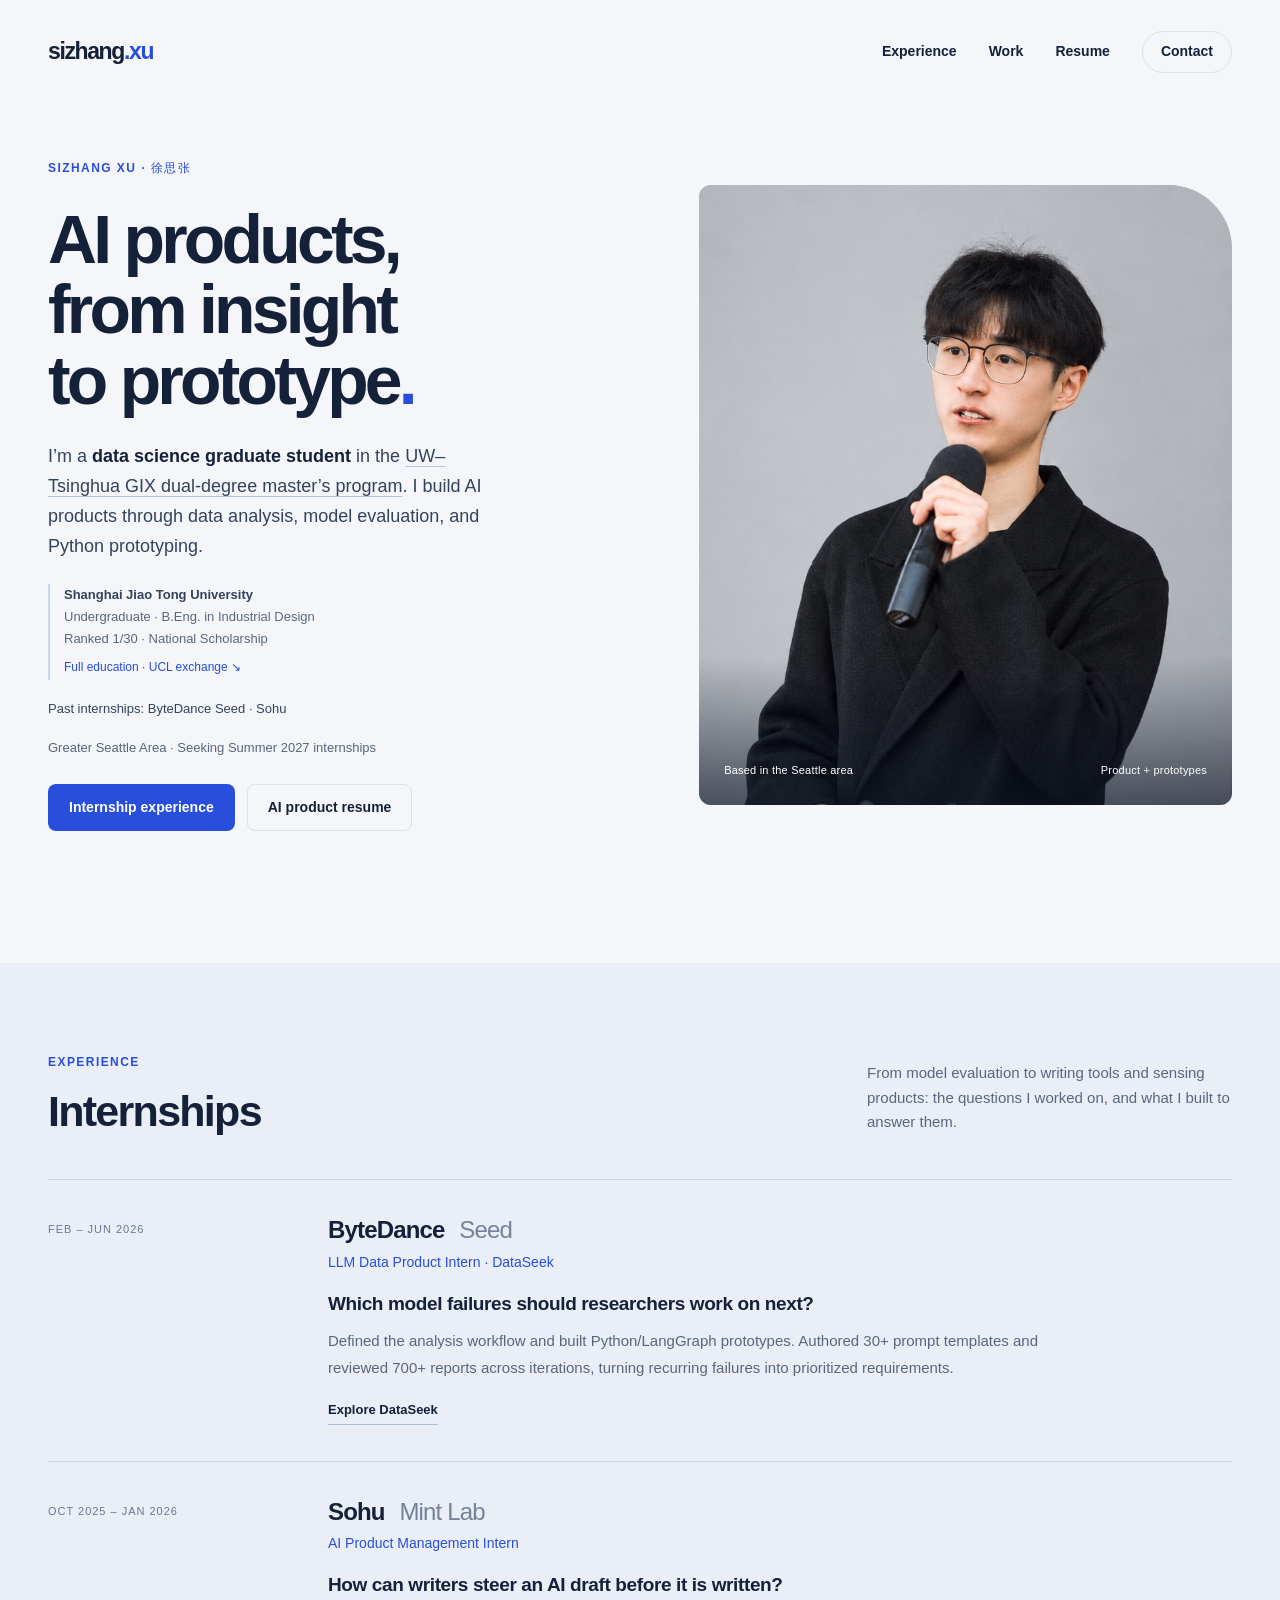
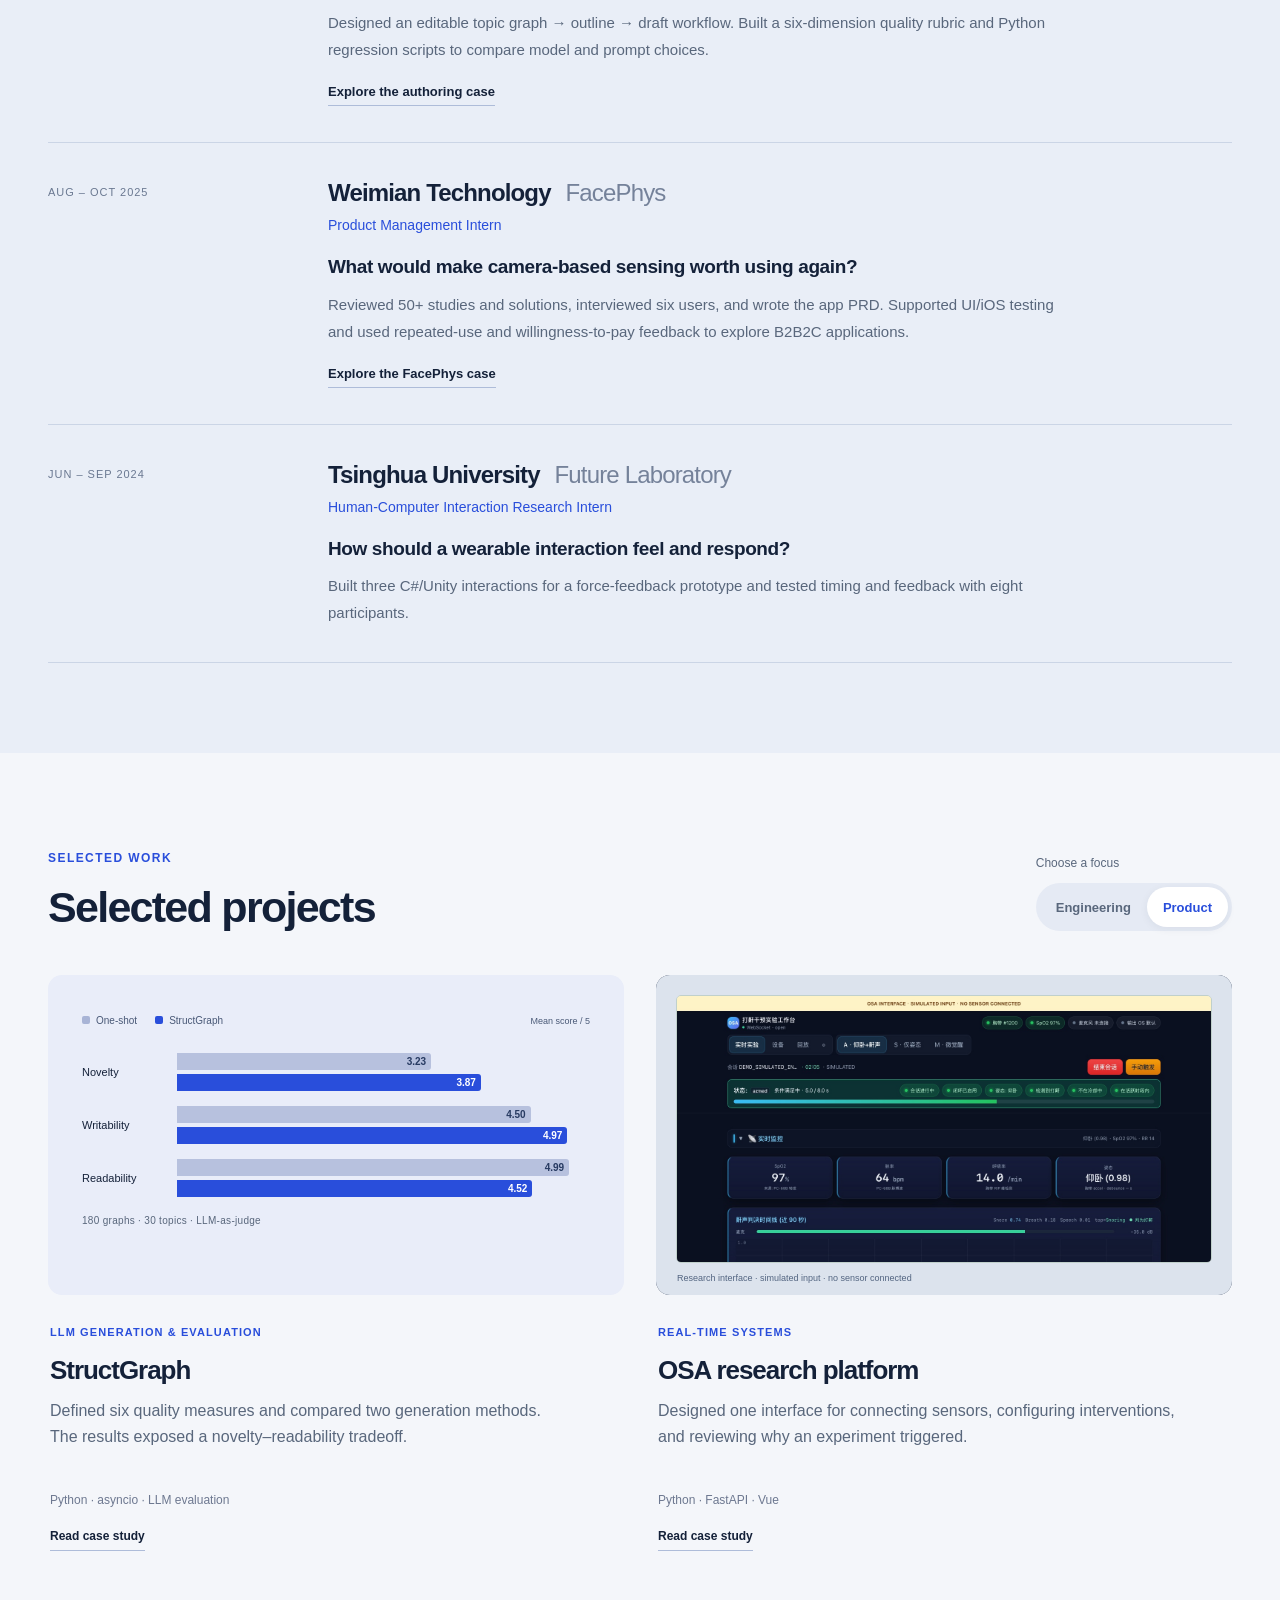
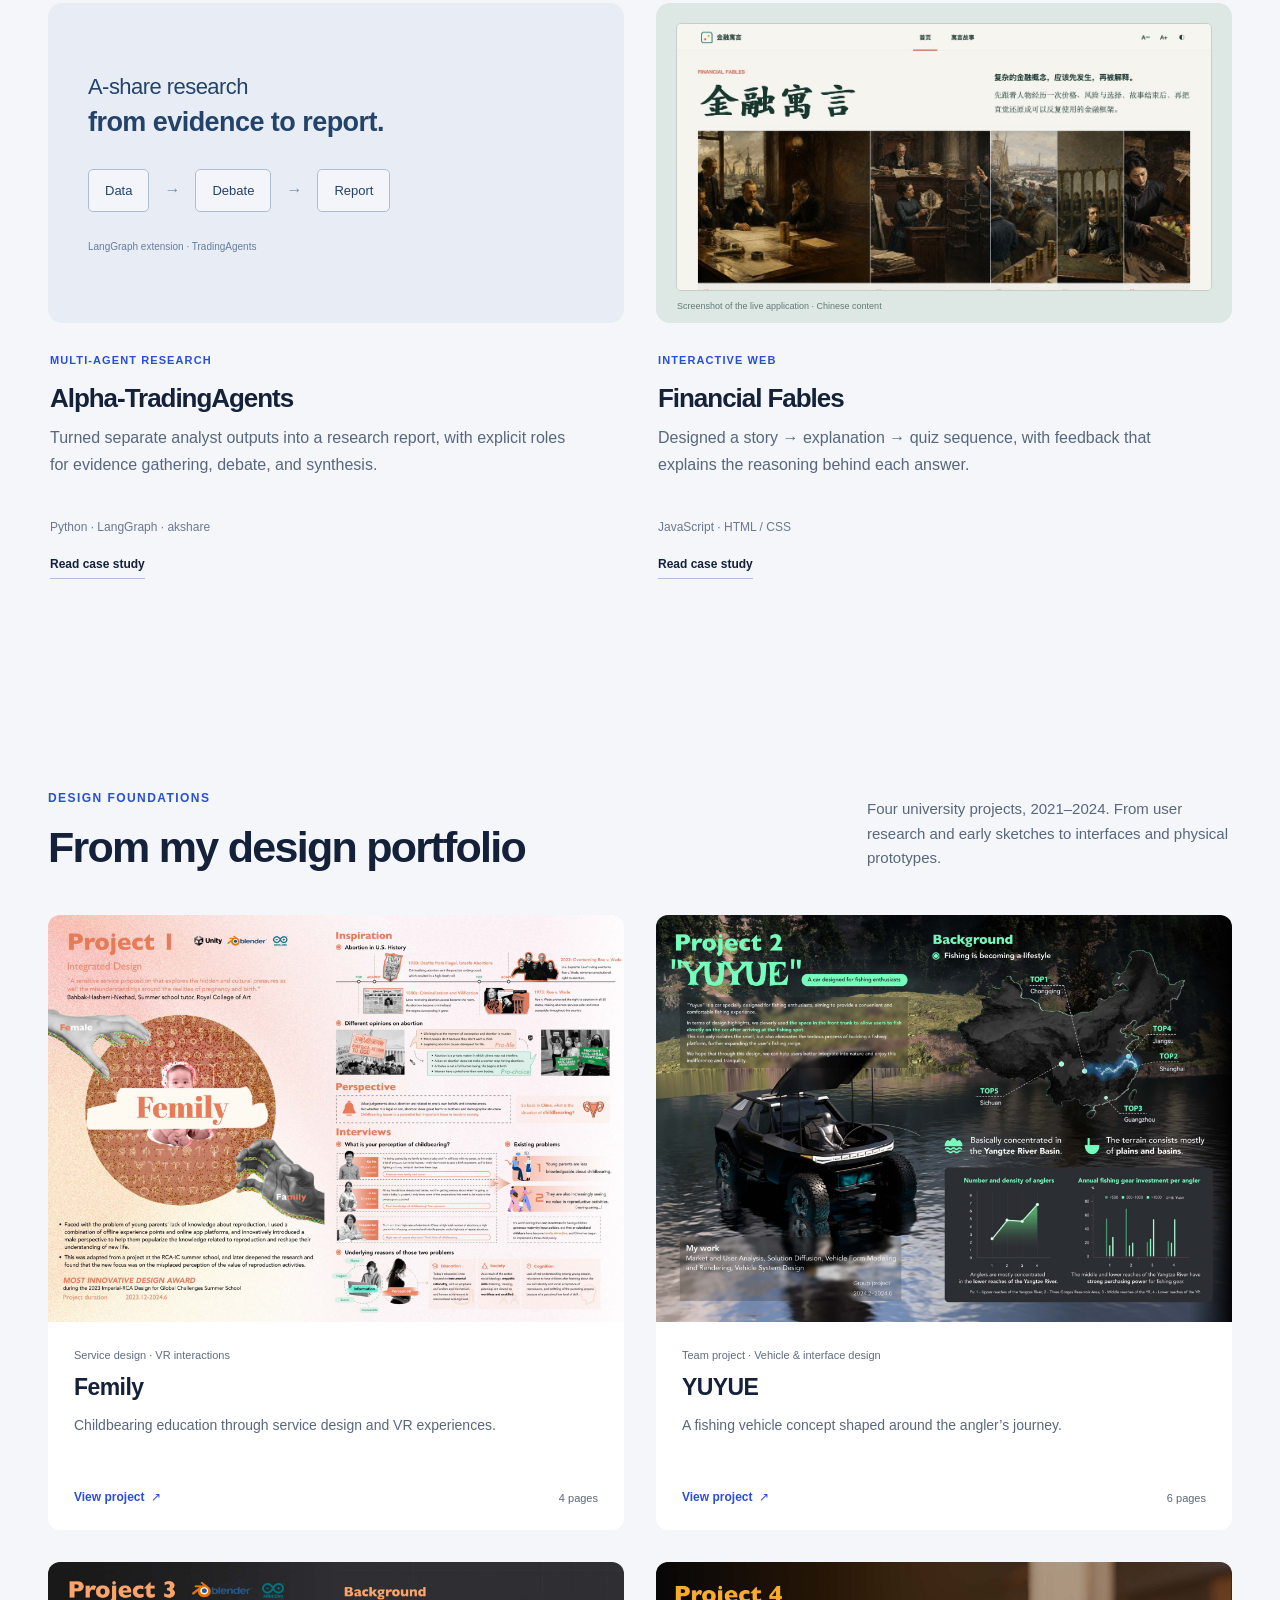
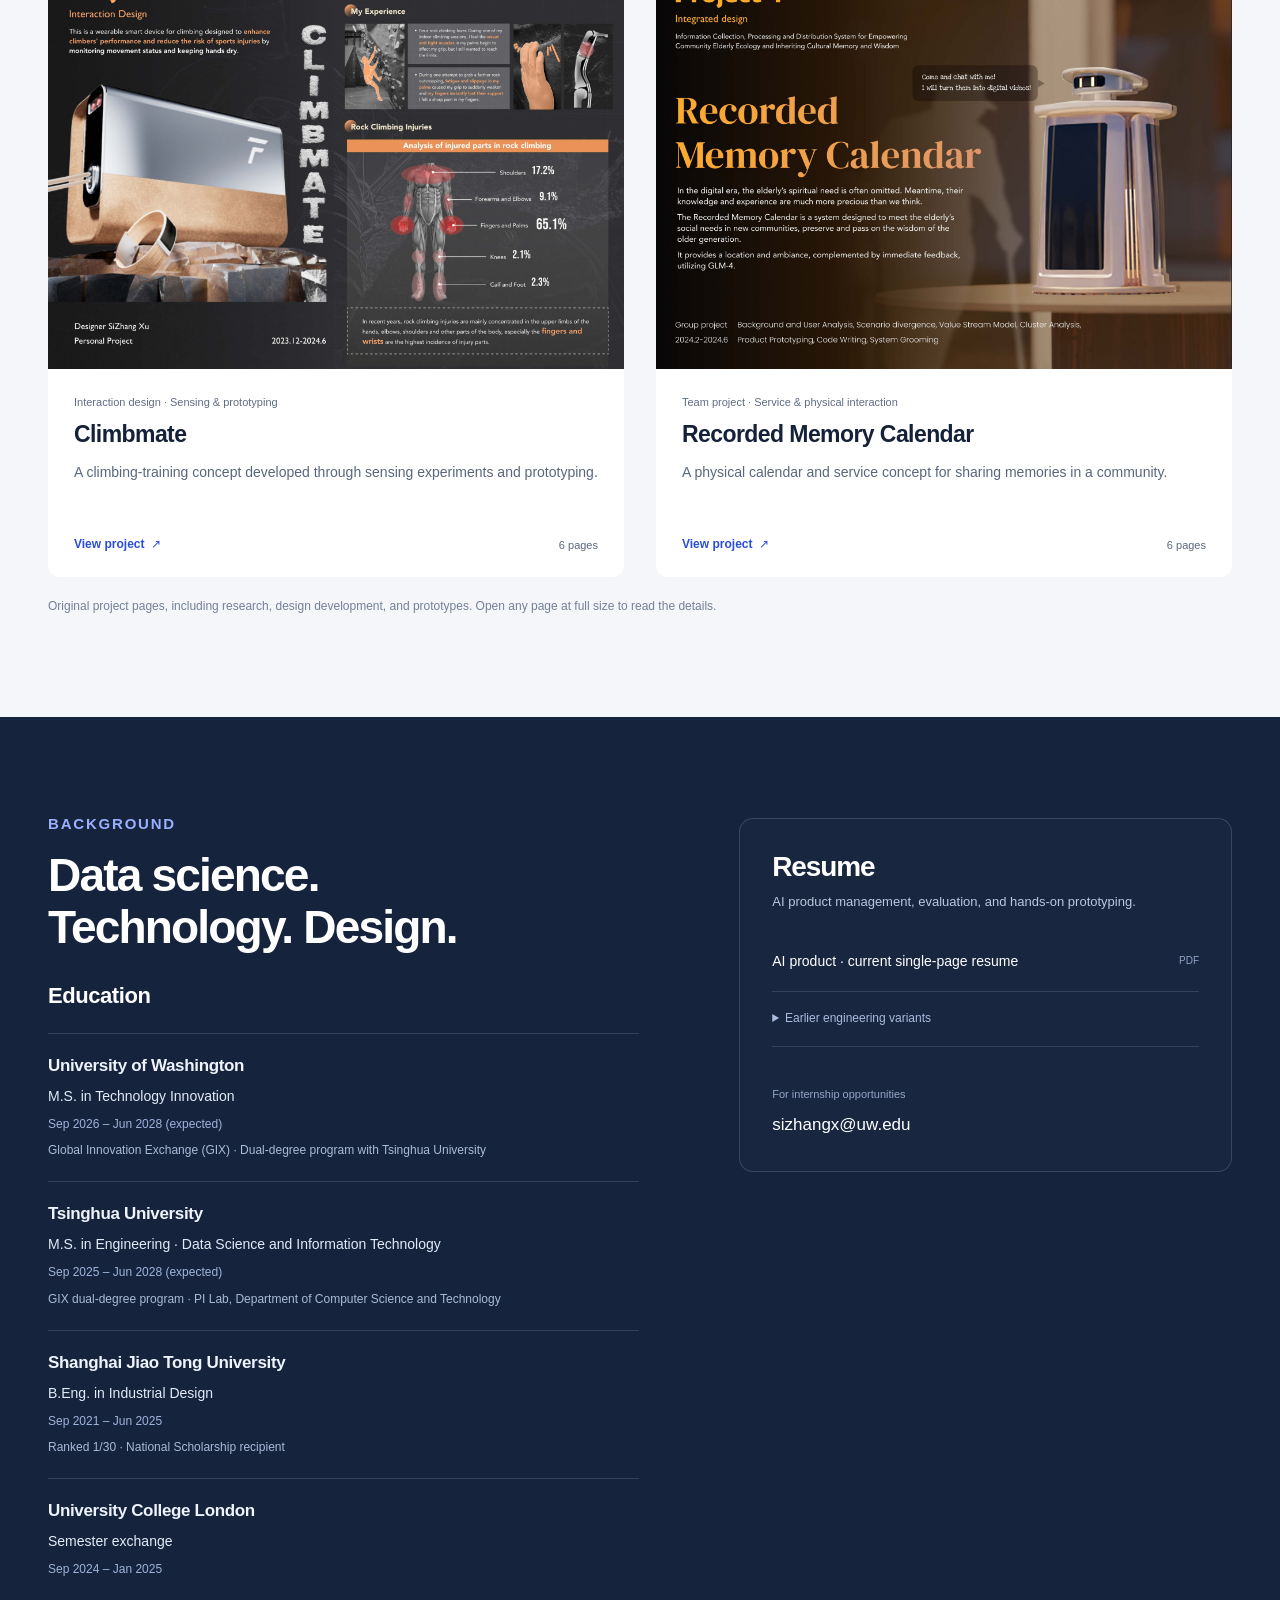
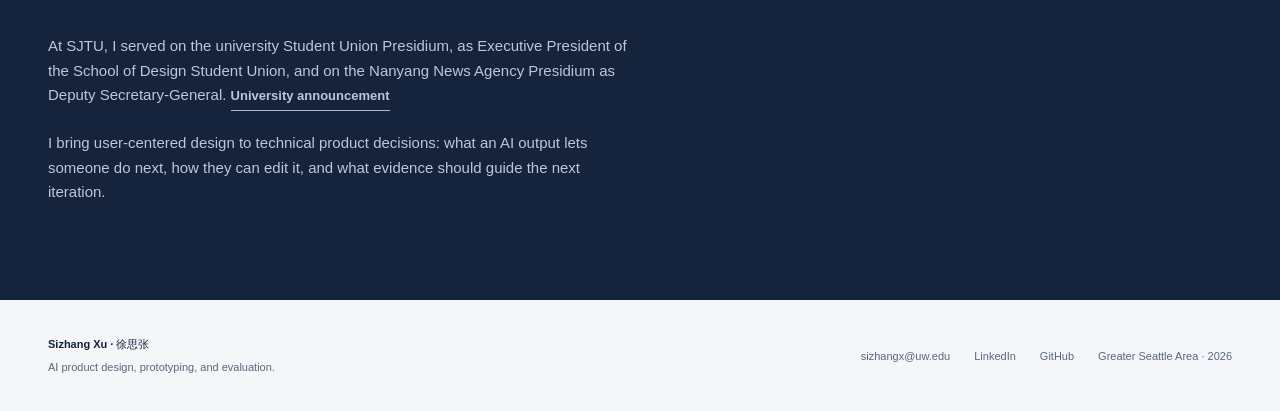
<file: index.html>
<!doctype html><html lang="en"><head><meta charset="utf-8"><meta name="viewport" content="width=device-width,initial-scale=1"><meta name="description" content="Sizhang Xu connects data science and AI product development through Python prototyping, data analysis, and model evaluation. UW–Tsinghua GIX graduate student; previous internships at ByteDance Seed and Sohu."><meta name="theme-color" content="#f4f6fa"><title>AI Product &amp; Prototyping · Sizhang Xu</title><link rel="icon" href="assets/favicon.svg" type="image/svg+xml"><link rel="stylesheet" href="styles.css?v=20261101-introduction"><script src="app.js?v=20261029-refined" defer></script><link rel="canonical" href="https://xuxu8421.github.io/"><meta property="og:url" content="https://xuxu8421.github.io/"><meta property="og:type" content="website"><meta property="og:site_name" content="Sizhang Xu"><meta property="og:title" content="AI Product &amp; Prototyping · Sizhang Xu"><meta property="og:description" content="Sizhang Xu connects data science and AI product development through Python prototyping, data analysis, and model evaluation. UW–Tsinghua GIX graduate student; previous internships at ByteDance Seed and Sohu."></head><body><a class="skip" href="#main">Skip to content</a><header class="nav wrap"><a class="wordmark" href="index.html" aria-label="Sizhang Xu home">sizhang<span>.xu</span></a><nav aria-label="Main navigation"><a href="index.html#experience">Experience</a><a href="index.html#work">Work</a><a href="index.html#resume">Resume</a><a class="contact-link" href="mailto:sizhangx@uw.edu">Contact</a></nav></header><main id="main"><section class="hero wrap"><div class="hero-copy"><p class="eyebrow">SIZHANG XU · 徐思张</p><h1>AI products,<br>from insight<br>to prototype<span>.</span></h1><div class="hero-introduction"><p class="hero-summary">I’m a <strong>data science graduate student</strong> in the <a href="#education">UW–Tsinghua GIX dual-degree master’s program</a>. I build AI products through data analysis, model evaluation, and Python prototyping.</p><div class="hero-academic"><p><strong>Shanghai Jiao Tong University</strong></p><p>Undergraduate · B.Eng. in Industrial Design</p><p>Ranked 1/30 · National Scholarship</p><a href="#education">Full education · UCL exchange <span aria-hidden="true">↘</span></a></div><p class="hero-previous">Past internships: ByteDance Seed · Sohu</p></div><p class="hero-context">Greater Seattle Area · Seeking Summer 2027 internships</p><div class="hero-actions"><a class="button primary" href="#experience">Internship experience</a><a class="button secondary" id="primaryResume" href="resumes/sizhang-xu-ai-product.pdf?v=20261029-refined" target="_blank" rel="noopener">AI product resume</a></div></div><figure class="portrait"><img src="assets/sizhang-speaking-color.jpg" alt="Sizhang Xu speaking at an event" width="1024" height="1536" fetchpriority="high"><figcaption><span>Based in the Seattle area</span><span>Product + prototypes</span></figcaption></figure></section>
<section class="experience-section" id="experience"><div class="wrap"><div class="section-heading"><div><p class="eyebrow">EXPERIENCE</p><h2>Internships</h2></div><p>From model evaluation to writing tools and sensing products: the questions I worked on, and what I built to answer them.</p></div><div class="timeline"><article><div class="timeline-date">FEB – JUN 2026</div><div><h3>ByteDance <span>Seed</span></h3><h4>LLM Data Product Intern · DataSeek</h4><p><span class="experience-question">Which model failures should researchers work on next?</span><span class="experience-contribution">Defined the analysis workflow and built Python/LangGraph prototypes. Authored 30+ prompt templates and reviewed 700+ reports across iterations, turning recurring failures into prioritized requirements.</span></p><a class="text-link" href="evaluation.html">Explore DataSeek</a></div></article><article><div class="timeline-date">OCT 2025 – JAN 2026</div><div><h3>Sohu <span>Mint Lab</span></h3><h4>AI Product Management Intern</h4><p><span class="experience-question">How can writers steer an AI draft before it is written?</span><span class="experience-contribution">Designed an editable topic graph → outline → draft workflow. Built a six-dimension quality rubric and Python regression scripts to compare model and prompt choices.</span></p><a class="text-link" href="authoring.html">Explore the authoring case</a></div></article><article><div class="timeline-date">AUG – OCT 2025</div><div><h3>Weimian Technology <span>FacePhys</span></h3><h4>Product Management Intern</h4><p><span class="experience-question">What would make camera-based sensing worth using again?</span><span class="experience-contribution">Reviewed 50+ studies and solutions, interviewed six users, and wrote the app PRD. Supported UI/iOS testing and used repeated-use and willingness-to-pay feedback to explore B2B2C applications.</span></p><a class="text-link" href="facephys.html">Explore the FacePhys case</a></div></article><article><div class="timeline-date">JUN – SEP 2024</div><div><h3>Tsinghua University <span>Future Laboratory</span></h3><h4>Human-Computer Interaction Research Intern</h4><p><span class="experience-question">How should a wearable interaction feel and respond?</span><span class="experience-contribution">Built three C#/Unity interactions for a force-feedback prototype and tested timing and feedback with eight participants.</span></p></div></article></div></div></section>
<section class="wrap work-section" id="work"><div class="section-heading"><div><p class="eyebrow">SELECTED WORK</p><h2>Selected projects</h2></div><div class="lens-controls"><span>Choose a focus</span><div role="group" aria-label="Project perspective"><button type="button" data-lens="engineering" aria-pressed="false">Engineering</button><button type="button" data-lens="product" aria-pressed="true">Product</button></div></div></div><div class="project-grid"><article class="project" data-project="structgraph" data-order-engineering="1" data-order-product="0" data-visible="both" ><a class="project-art art-structgraph" href="structgraph.html" aria-label="Read LLM generation &amp; evaluation case study"><div class="chart"><div class="chart-legend"><span class="baseline-key">One-shot</span><span class="method-key">StructGraph</span><span>Mean score / 5</span></div><div class="chart-row"><span>Novelty</span><div class="bar-pair"><div class="bar baseline" style="--value:64.666%"><b>3.23</b></div><div class="bar method" style="--value:77.33399999999999%"><b>3.87</b></div></div></div><div class="chart-row"><span>Writability</span><div class="bar-pair"><div class="bar baseline" style="--value:90.0%"><b>4.50</b></div><div class="bar method" style="--value:99.33400000000002%"><b>4.97</b></div></div></div><div class="chart-row"><span>Readability</span><div class="bar-pair"><div class="bar baseline" style="--value:99.778%"><b>4.99</b></div><div class="bar method" style="--value:90.44399999999999%"><b>4.52</b></div></div></div><p class="chart-note">180 graphs · 30 topics · LLM-as-judge</p></div></a><div class="project-copy"><span class="eyebrow">LLM generation & evaluation</span><h3><a href="structgraph.html">StructGraph</a></h3><p class="lens-copy" data-engineering="Built a resumable async evaluation runner with bounded concurrency, retries, and JSON recovery; compared 180 generated outputs." data-product="Defined six quality measures and compared two generation methods. The results exposed a novelty–readability tradeoff.">Defined six quality measures and compared two generation methods. The results exposed a novelty–readability tradeoff.</p><div class="project-meta">Python · asyncio · LLM evaluation</div><div class="project-links"><a class="text-link" href="structgraph.html">Read case study</a></div></div></article><article class="project" data-project="osa" data-order-engineering="0" data-order-product="1" data-visible="both" ><a class="project-art art-osa" href="osa.html" aria-label="Read Real-time systems case study"><figure class="screen-visual osa-screen"><img src="assets/osa-console-simulated.jpg" alt="OSA Vue application showing an armed controller, trigger conditions and simulated sensor values" width="1440" height="1020" loading="lazy"><figcaption>Research interface · simulated input · no sensor connected</figcaption></figure></a><div class="project-copy"><span class="eyebrow">Real-time systems</span><h3><a href="osa.html">OSA research platform</a></h3><p class="lens-copy" data-engineering="Isolated audio capture, inference, and BLE I/O across threads and event loops; streamed runtime state to a Vue console." data-product="Designed one interface for connecting sensors, configuring interventions, and reviewing why an experiment triggered.">Designed one interface for connecting sensors, configuring interventions, and reviewing why an experiment triggered.</p><div class="project-meta">Python · FastAPI · Vue</div><div class="project-links"><a class="text-link" href="osa.html">Read case study</a></div></div></article><article class="project" data-project="alpha" data-order-engineering="2" data-order-product="2" data-visible="both" ><a class="project-art art-alpha" href="alpha.html" aria-label="Read Multi-agent research case study"><div class="alpha-cover"><div class="alpha-cover-title">A-share research<br><strong>from evidence to report.</strong></div><div class="alpha-cover-flow"><span>Data</span><i>→</i><span>Debate</span><i>→</i><span>Report</span></div><small>LangGraph extension · TradingAgents</small></div></a><div class="project-copy"><span class="eyebrow">Multi-agent research</span><h3><a href="alpha.html">Alpha-TradingAgents</a></h3><p class="lens-copy" data-engineering="Extended TradingAgents with A-share adapters, retry backoff, and custom LangGraph nodes for policy analysis and report generation." data-product="Turned separate analyst outputs into a research report, with explicit roles for evidence gathering, debate, and synthesis.">Turned separate analyst outputs into a research report, with explicit roles for evidence gathering, debate, and synthesis.</p><div class="project-meta">Python · LangGraph · akshare</div><div class="project-links"><a class="text-link" href="alpha.html">Read case study</a></div></div></article><article class="project" data-project="reader" data-order-engineering="3" data-order-product="3" data-visible="both" ><a class="project-art art-reader" href="reader.html" aria-label="Read Interactive web case study"><figure class="screen-visual"><img src="assets/reader-interface.jpg" alt="Financial Fables: the deployed reading application with illustrated stories and text-size controls" width="1280" height="850" loading="lazy"><figcaption>Screenshot of the live application · Chinese content</figcaption></figure></a><div class="project-copy"><span class="eyebrow">Interactive web</span><h3><a href="reader.html">Financial Fables</a></h3><p class="lens-copy" data-engineering="Implemented browser-history routing, persistent reading status, and keyboard navigation; optimized responsive image delivery." data-product="Designed a story → explanation → quiz sequence, with feedback that explains the reasoning behind each answer.">Designed a story → explanation → quiz sequence, with feedback that explains the reasoning behind each answer.</p><div class="project-meta">JavaScript · HTML / CSS</div><div class="project-links"><a class="text-link" href="reader.html">Read case study</a></div></div></article></div></section>
<section class="wrap archive-section" id="design"><div class="section-heading"><div><p class="eyebrow">DESIGN FOUNDATIONS</p><h2>From my design portfolio</h2></div><p>Four university projects, 2021–2024. From user research and early sketches to interfaces and physical prototypes.</p></div><div class="archive-grid"><button type="button" class="gallery-card" data-gallery="femily" aria-label="Open Femily, 4 portfolio pages"><img src="assets/design-3.jpg" data-slides="assets/design-3.jpg,assets/design-4.jpg,assets/design-5.jpg,assets/design-6.jpg" alt="Femily original design portfolio cover" width="2000" height="1414" loading="lazy"><span><small class="design-tag">Service design · VR interactions</small><strong>Femily</strong><span class="design-description">Childbearing education through service design and VR experiences.</span><span class="gallery-cta">View project <span aria-hidden="true">↗</span><small>4 pages</small></span></span></button><button type="button" class="gallery-card" data-gallery="yuyue" aria-label="Open YUYUE, 6 portfolio pages"><img src="assets/design-7.jpg" data-slides="assets/design-7.jpg,assets/design-8.jpg,assets/design-9.jpg,assets/design-10.jpg,assets/design-11.jpg,assets/design-12.jpg" alt="YUYUE original design portfolio cover" width="2000" height="1414" loading="lazy"><span><small class="design-tag">Team project · Vehicle & interface design</small><strong>YUYUE</strong><span class="design-description">A fishing vehicle concept shaped around the angler’s journey.</span><span class="gallery-cta">View project <span aria-hidden="true">↗</span><small>6 pages</small></span></span></button><button type="button" class="gallery-card" data-gallery="climbmate" aria-label="Open Climbmate, 6 portfolio pages"><img src="assets/design-13.jpg" data-slides="assets/design-13.jpg,assets/design-14.jpg,assets/design-15.jpg,assets/design-16.jpg,assets/design-17.jpg,assets/design-18.jpg" alt="Climbmate original design portfolio cover" width="2000" height="1414" loading="lazy"><span><small class="design-tag">Interaction design · Sensing & prototyping</small><strong>Climbmate</strong><span class="design-description">A climbing-training concept developed through sensing experiments and prototyping.</span><span class="gallery-cta">View project <span aria-hidden="true">↗</span><small>6 pages</small></span></span></button><button type="button" class="gallery-card" data-gallery="memory" aria-label="Open Recorded Memory Calendar, 6 portfolio pages"><img src="assets/design-19.jpg" data-slides="assets/design-19.jpg,assets/design-20.jpg,assets/design-21.jpg,assets/design-22.jpg,assets/design-23.jpg,assets/design-24.jpg" alt="Recorded Memory Calendar original design portfolio cover" width="2000" height="1414" loading="lazy"><span><small class="design-tag">Team project · Service & physical interaction</small><strong>Recorded Memory Calendar</strong><span class="design-description">A physical calendar and service concept for sharing memories in a community.</span><span class="gallery-cta">View project <span aria-hidden="true">↗</span><small>6 pages</small></span></span></button></div><p class="subtle">Original project pages, including research, design development, and prototypes. Open any page at full size to read the details.</p></section>
<section class="about-section" id="resume"><div class="wrap about-grid"><div><p class="eyebrow">BACKGROUND</p><h2>Data science.<br>Technology. Design.</h2><div class="education" id="education" aria-labelledby="education-heading">
<h3 id="education-heading">Education</h3>
<article><h4>University of Washington</h4><p class="education-degree">M.S. in Technology Innovation</p><p class="education-date">Sep 2026 – Jun 2028 (expected)</p><p>Global Innovation Exchange (GIX) · Dual-degree program with Tsinghua University</p></article>
<article><h4>Tsinghua University</h4><p class="education-degree">M.S. in Engineering · Data Science and Information Technology</p><p class="education-date">Sep 2025 – Jun 2028 (expected)</p><p>GIX dual-degree program · PI Lab, Department of Computer Science and Technology</p></article>
<article><h4>Shanghai Jiao Tong University</h4><p class="education-degree">B.Eng. in Industrial Design</p><p class="education-date">Sep 2021 – Jun 2025</p><p>Ranked 1/30 · National Scholarship recipient</p></article>
<article><h4>University College London</h4><p class="education-degree">Semester exchange</p><p class="education-date">Sep 2024 – Jan 2025</p></article>
</div><p>At SJTU, I served on the university Student Union Presidium, as Executive President of the School of Design Student Union, and on the Nanyang News Agency Presidium as Deputy Secretary-General. <a class="text-link" href="https://news.sjtu.edu.cn/jdyw/20231120/190871.html" target="_blank" rel="noopener">University announcement</a></p><p>I bring user-centered design to technical product decisions: what an AI output lets someone do next, how they can edit it, and what evidence should guide the next iteration.</p></div><div class="resume-panel"><h3>Resume</h3><p>AI product management, evaluation, and hands-on prototyping.</p><a href="resumes/sizhang-xu-ai-product.pdf?v=20261029-refined" target="_blank" rel="noopener">AI product · current single-page resume <span>PDF</span></a><details class="more-resumes"><summary>Earlier engineering variants</summary><a href="resumes/sizhang-xu-fullstack.pdf" target="_blank" rel="noopener">Software engineering <span>PDF</span></a><a href="resumes/sizhang-xu-ai.pdf" target="_blank" rel="noopener">AI &amp; evaluation <span>PDF</span></a><a href="resumes/sizhang-xu-sde.pdf" target="_blank" rel="noopener">Systems / SDE <span>PDF</span></a><a href="resumes/sizhang-xu-ux.pdf" target="_blank" rel="noopener">UX engineering <span>PDF</span></a></details><div class="contact"><span>For internship opportunities</span><a href="mailto:sizhangx@uw.edu">sizhangx@uw.edu</a></div></div></div></section>
<dialog class="gallery-dialog" aria-labelledby="galleryTitle"><div class="gallery-toolbar"><h2 id="galleryTitle">Design portfolio</h2><button type="button" data-gallery-close aria-label="Close gallery">Close</button></div><a id="galleryFullSize" class="gallery-page-link" target="_blank" rel="noopener" aria-label="Open current portfolio page at full size"><img id="galleryImage" alt=""><span>Open this page at full size ↗</span></a><div class="gallery-toolbar"><button type="button" data-gallery-prev>Previous page</button><span id="galleryStatus" aria-live="polite"></span><button type="button" data-gallery-next>Next page</button></div></dialog></main><footer class="wrap footer"><div><strong>Sizhang Xu · 徐思张</strong><p>AI product design, prototyping, and evaluation.</p></div><div><a href="mailto:sizhangx@uw.edu">sizhangx@uw.edu</a><a href="https://www.linkedin.com/in/sizhang-xu-22938a28b/" target="_blank" rel="noopener noreferrer">LinkedIn</a><a href="https://github.com/xuxu8421" target="_blank" rel="noopener noreferrer">GitHub</a><span>Greater Seattle Area · 2026</span></div></footer></body></html>
</file>
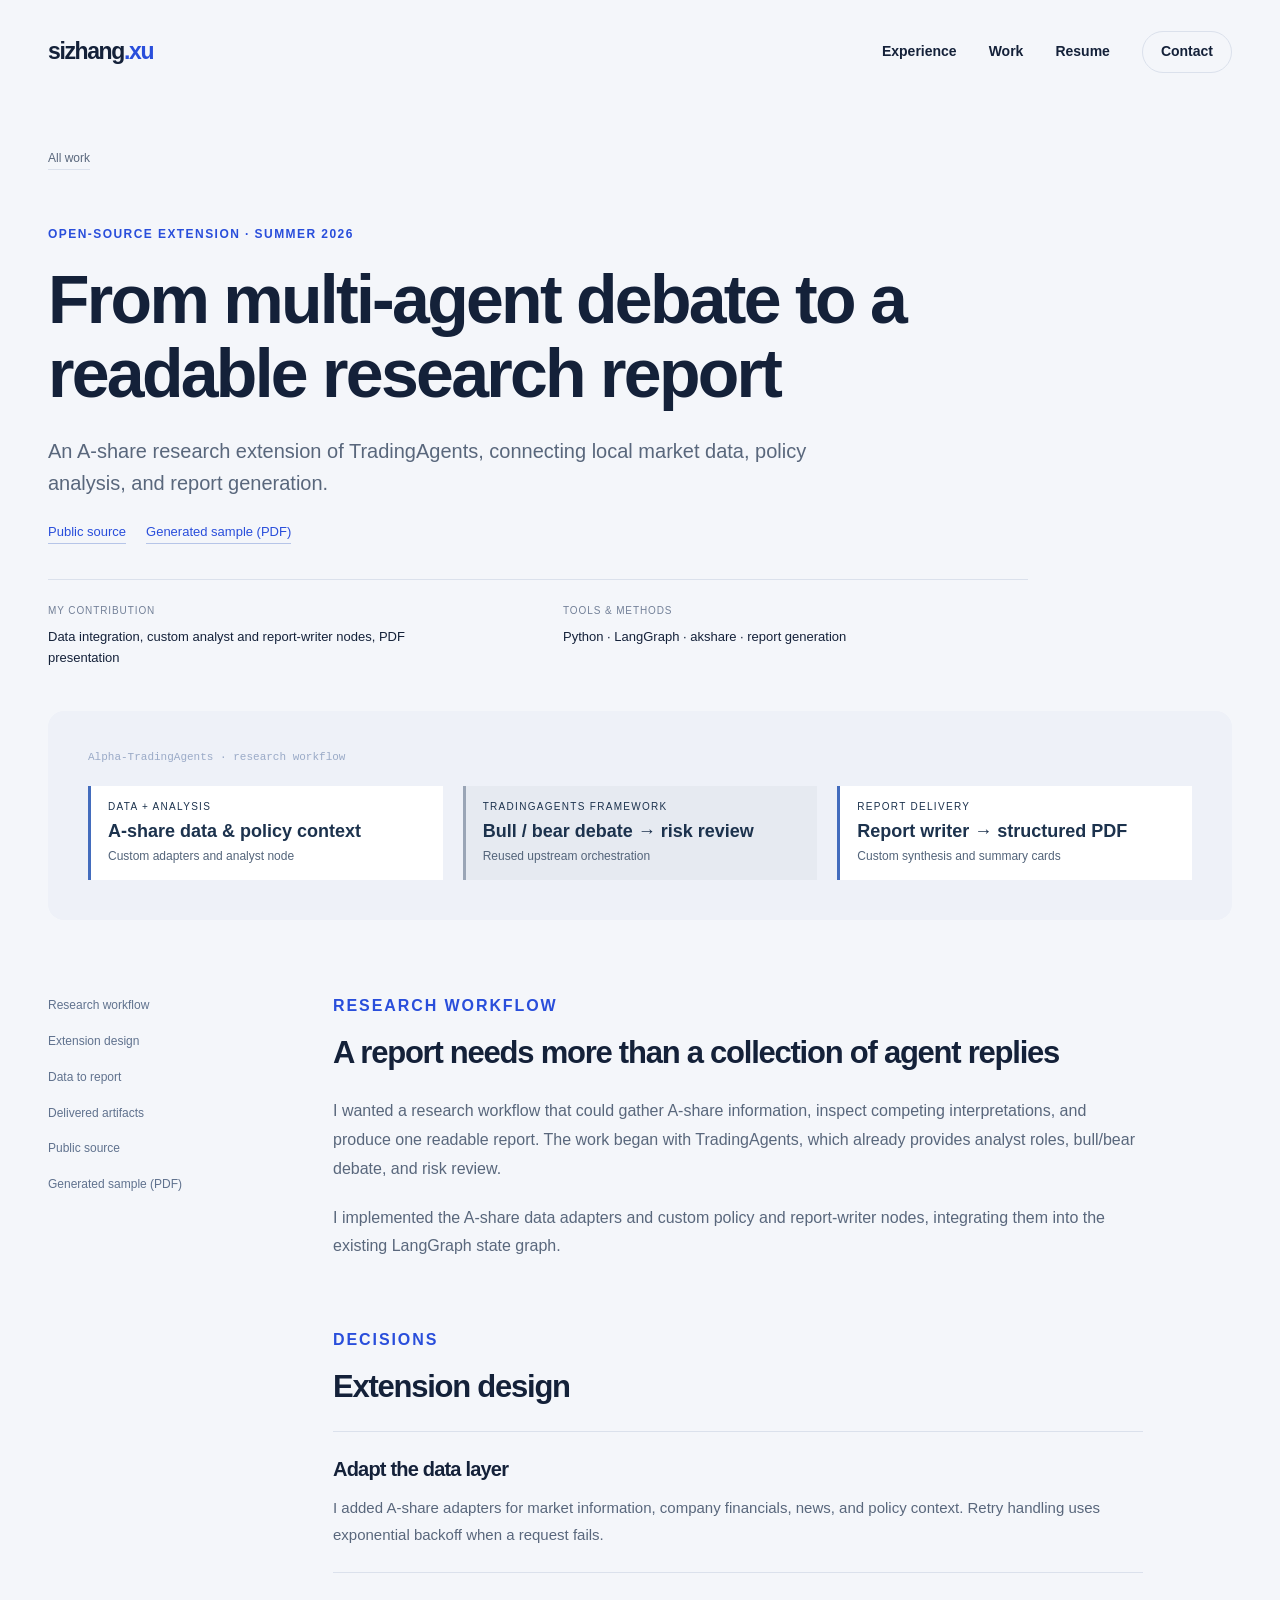
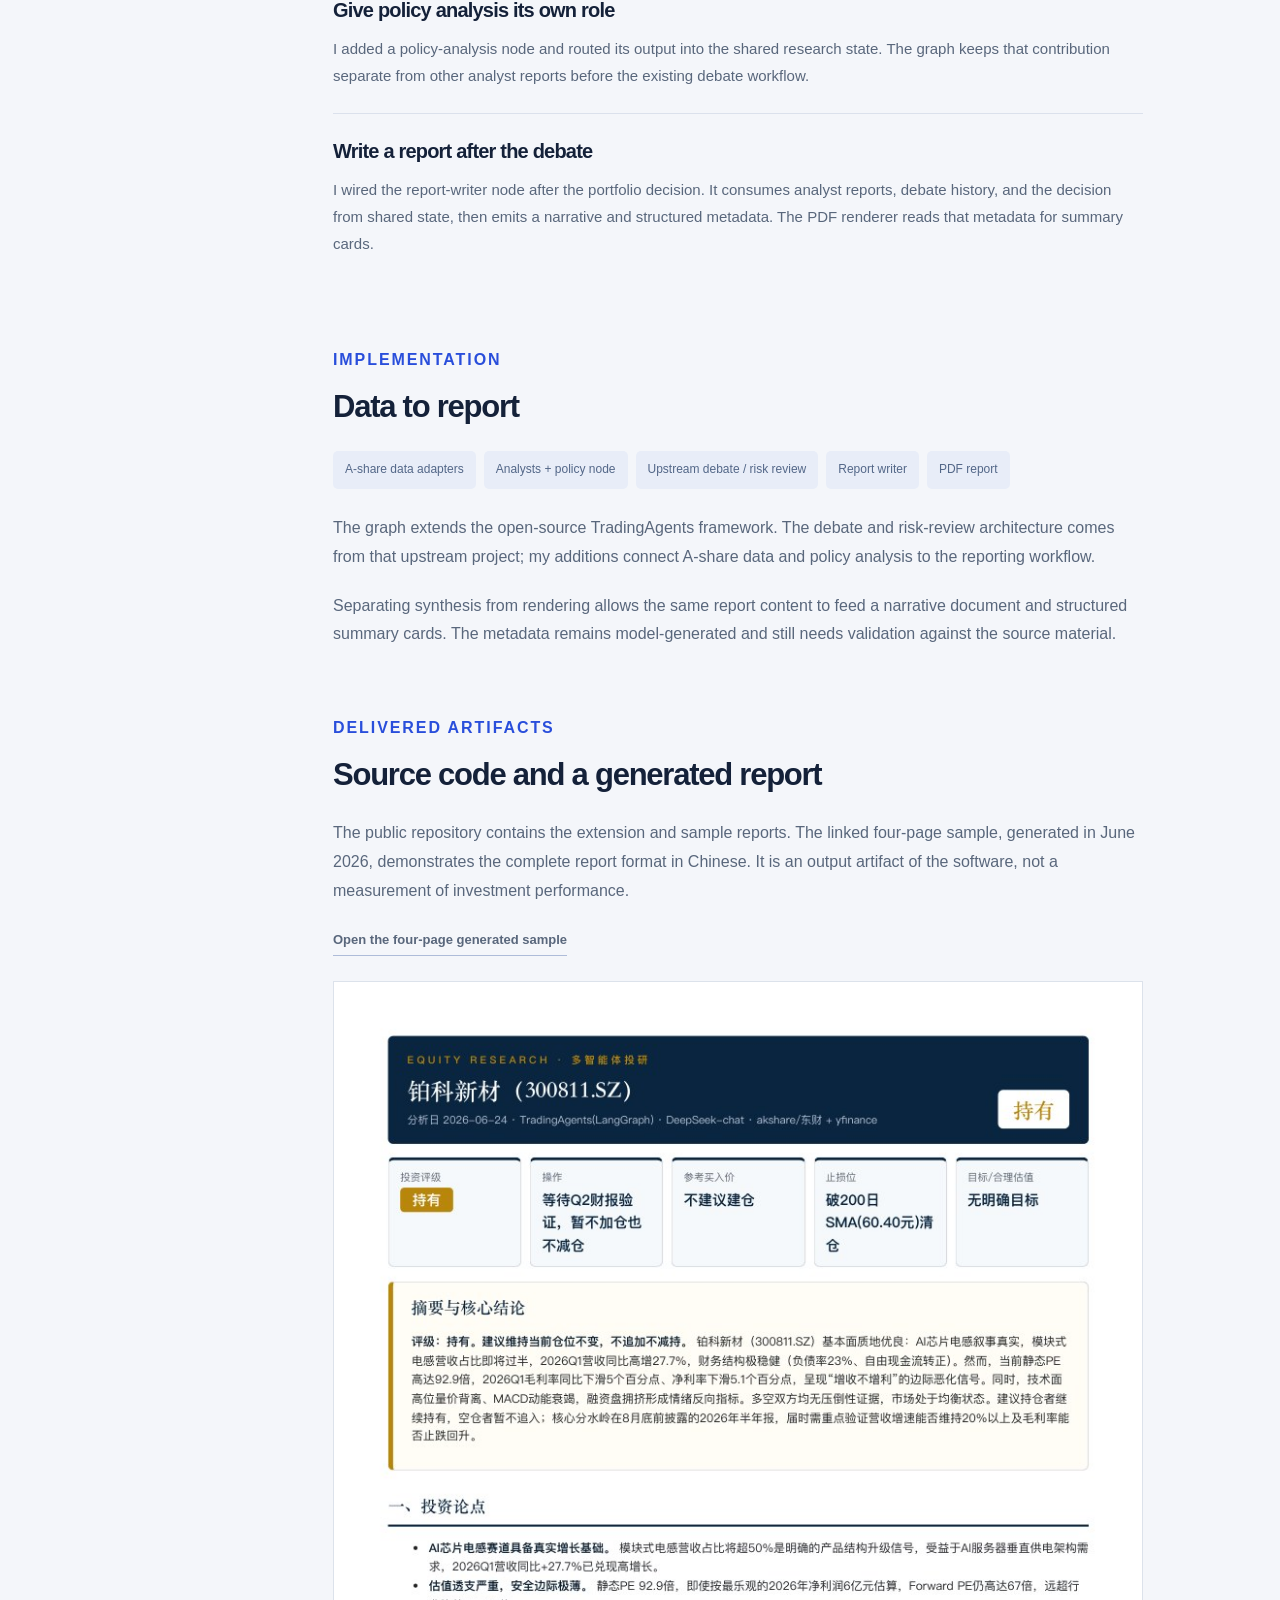
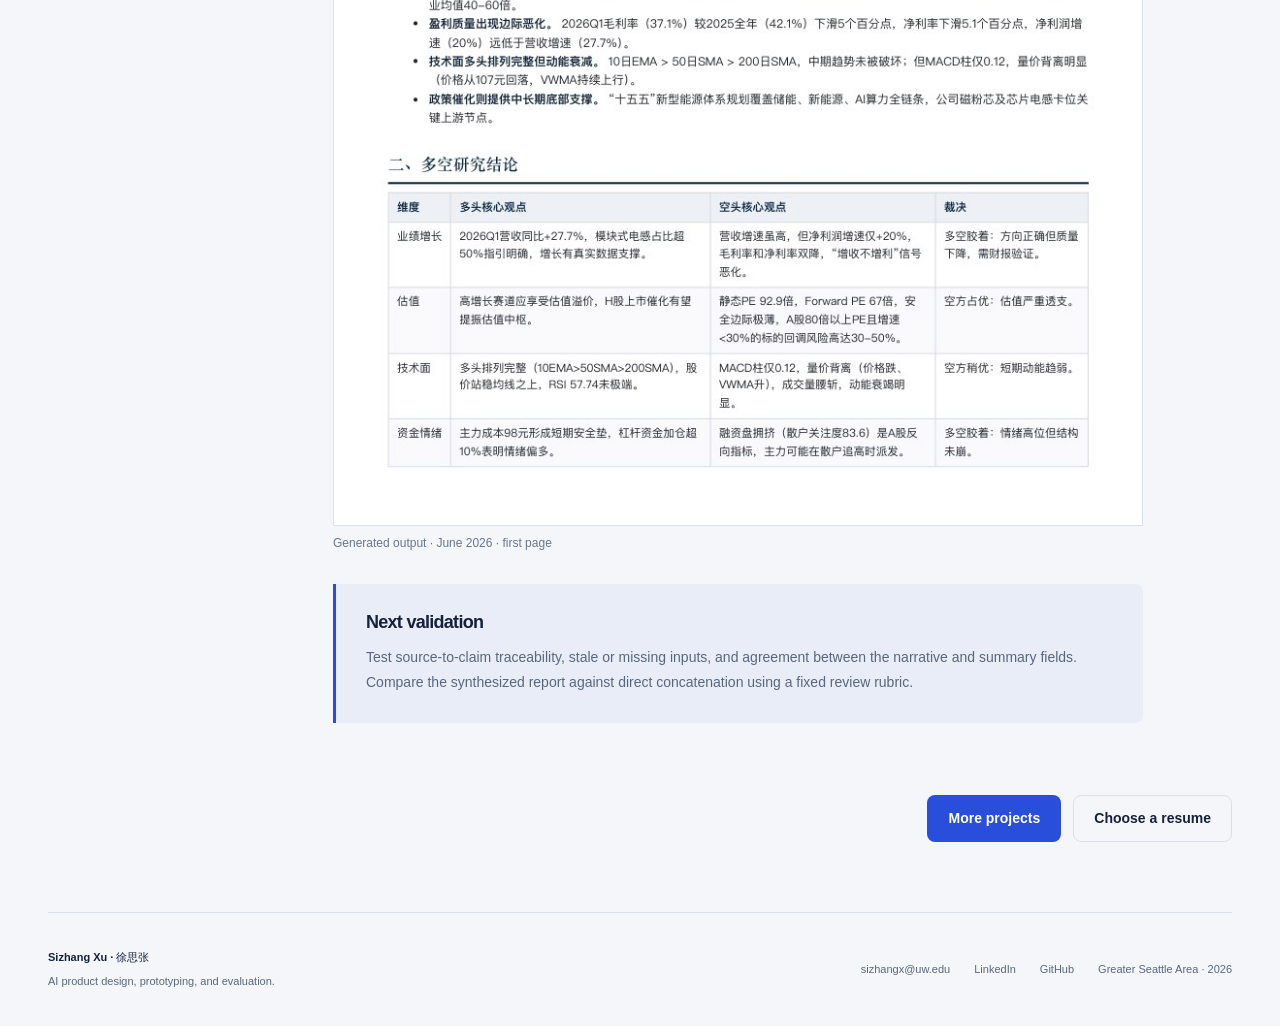
<file: alpha.html>
<!doctype html><html lang="en"><head><meta charset="utf-8"><meta name="viewport" content="width=device-width,initial-scale=1"><meta name="description" content="An A-share research extension of TradingAgents, connecting local market data, policy analysis, and report generation."><meta name="theme-color" content="#f4f6fa"><title>From multi-agent debate to a readable research report · Sizhang Xu</title><link rel="icon" href="assets/favicon.svg" type="image/svg+xml"><link rel="stylesheet" href="styles.css?v=20261101-introduction"><script src="app.js?v=20261029-refined" defer></script><link rel="canonical" href="https://xuxu8421.github.io/alpha.html"><meta property="og:url" content="https://xuxu8421.github.io/alpha.html"><meta property="og:type" content="website"><meta property="og:site_name" content="Sizhang Xu"><meta property="og:title" content="From multi-agent debate to a readable research report · Sizhang Xu"><meta property="og:description" content="An A-share research extension of TradingAgents, connecting local market data, policy analysis, and report generation."></head><body><a class="skip" href="#main">Skip to content</a><header class="nav wrap"><a class="wordmark" href="index.html" aria-label="Sizhang Xu home">sizhang<span>.xu</span></a><nav aria-label="Main navigation"><a href="index.html#experience">Experience</a><a href="index.html#work">Work</a><a href="index.html#resume">Resume</a><a class="contact-link" href="mailto:sizhangx@uw.edu">Contact</a></nav></header><main id="main"><article class="case wrap"><a class="back-link" href="index.html#work">All work</a><header class="case-header"><p class="eyebrow">OPEN-SOURCE EXTENSION · SUMMER 2026</p><h1>From multi-agent debate to a readable research report</h1><p class="case-intro">An A-share research extension of TradingAgents, connecting local market data, policy analysis, and report generation.</p><div class="case-evidence"><a href="https://github.com/xuxu8421/alpha-trading-agents" target="_blank" rel="noopener">Public source</a><a href="assets/alpha-report-sample.pdf" target="_blank" rel="noopener">Generated sample (PDF)</a></div><div class="case-facts"><div><small>My contribution</small><strong>Data integration, custom analyst and report-writer nodes, PDF presentation</strong></div><div><small>Tools &amp; methods</small><strong>Python · LangGraph · akshare · report generation</strong></div></div></header><div class="case-visual case-visual-alpha"><div class="alpha-visual"><span class="source-label">Alpha-TradingAgents · research workflow</span><div class="alpha-stage"><small>DATA + ANALYSIS</small><strong>A-share data &amp; policy context</strong><span>Custom adapters and analyst node</span></div><div class="alpha-stage upstream"><small>TRADINGAGENTS FRAMEWORK</small><strong>Bull / bear debate → risk review</strong><span>Reused upstream orchestration</span></div><div class="alpha-stage"><small>REPORT DELIVERY</small><strong>Report writer → structured PDF</strong><span>Custom synthesis and summary cards</span></div></div></div><div class="case-body"><aside><a href="#problem">Research workflow</a><a href="#decisions">Extension design</a><a href="#implementation">Data to report</a><a href="#results">Delivered artifacts</a><a href="https://github.com/xuxu8421/alpha-trading-agents" target="_blank" rel="noopener">Public source</a><a href="assets/alpha-report-sample.pdf" target="_blank" rel="noopener">Generated sample (PDF)</a></aside><div class="case-narrative"><section id="problem"><p class="eyebrow">Research workflow</p><h2>A report needs more than a collection of agent replies</h2><p>I wanted a research workflow that could gather A-share information, inspect competing interpretations, and produce one readable report. The work began with TradingAgents, which already provides analyst roles, bull/bear debate, and risk review.</p><p>I implemented the A-share data adapters and custom policy and report-writer nodes, integrating them into the existing LangGraph state graph.</p></section><section id="decisions"><p class="eyebrow">DECISIONS</p><h2>Extension design</h2><div class="decisions"><article><h3>Adapt the data layer</h3><p>I added A-share adapters for market information, company financials, news, and policy context. Retry handling uses exponential backoff when a request fails.</p></article><article><h3>Give policy analysis its own role</h3><p>I added a policy-analysis node and routed its output into the shared research state. The graph keeps that contribution separate from other analyst reports before the existing debate workflow.</p></article><article><h3>Write a report after the debate</h3><p>I wired the report-writer node after the portfolio decision. It consumes analyst reports, debate history, and the decision from shared state, then emits a narrative and structured metadata. The PDF renderer reads that metadata for summary cards.</p></article></div></section><section id="implementation"><p class="eyebrow">IMPLEMENTATION</p><h2>Data to report</h2><div class="pipeline"><span>A-share data adapters</span><span>Analysts + policy node</span><span>Upstream debate / risk review</span><span>Report writer</span><span>PDF report</span></div><p>The graph extends the open-source <a href="https://github.com/TauricResearch/TradingAgents" target="_blank" rel="noopener">TradingAgents framework</a>. The debate and risk-review architecture comes from that upstream project; my additions connect A-share data and policy analysis to the reporting workflow.</p><p>Separating synthesis from rendering allows the same report content to feed a narrative document and structured summary cards. The metadata remains model-generated and still needs validation against the source material.</p></section><section id="results"><p class="eyebrow">Delivered artifacts</p><h2>Source code and a generated report</h2><p>The public repository contains the extension and sample reports. The linked four-page sample, generated in June 2026, demonstrates the complete report format in Chinese. It is an output artifact of the software, not a measurement of investment performance.</p><p><a class="text-link" href="assets/alpha-report-sample.pdf" target="_blank" rel="noopener">Open the four-page generated sample</a><figure class="report-preview"><a href="assets/alpha-report-sample.pdf" target="_blank" rel="noopener"><img src="assets/alpha-report-preview.jpg" alt="First page of a generated Chinese research report with summary cards, narrative analysis, and a bull-bear comparison table" width="833" height="1179" loading="lazy"></a><figcaption>Generated output · June 2026 · first page</figcaption></figure></p><div class="reflection"><h3>Next validation</h3><p>Test source-to-claim traceability, stale or missing inputs, and agreement between the narrative and summary fields. Compare the synthesized report against direct concatenation using a fixed review rubric.</p></div></section></div></div><div class="case-end"><a class="button primary" href="index.html#work">More projects</a><a class="button secondary" href="index.html#resume">Choose a resume</a></div></article></main><footer class="wrap footer"><div><strong>Sizhang Xu · 徐思张</strong><p>AI product design, prototyping, and evaluation.</p></div><div><a href="mailto:sizhangx@uw.edu">sizhangx@uw.edu</a><a href="https://www.linkedin.com/in/sizhang-xu-22938a28b/" target="_blank" rel="noopener noreferrer">LinkedIn</a><a href="https://github.com/xuxu8421" target="_blank" rel="noopener noreferrer">GitHub</a><span>Greater Seattle Area · 2026</span></div></footer></body></html>
</file>
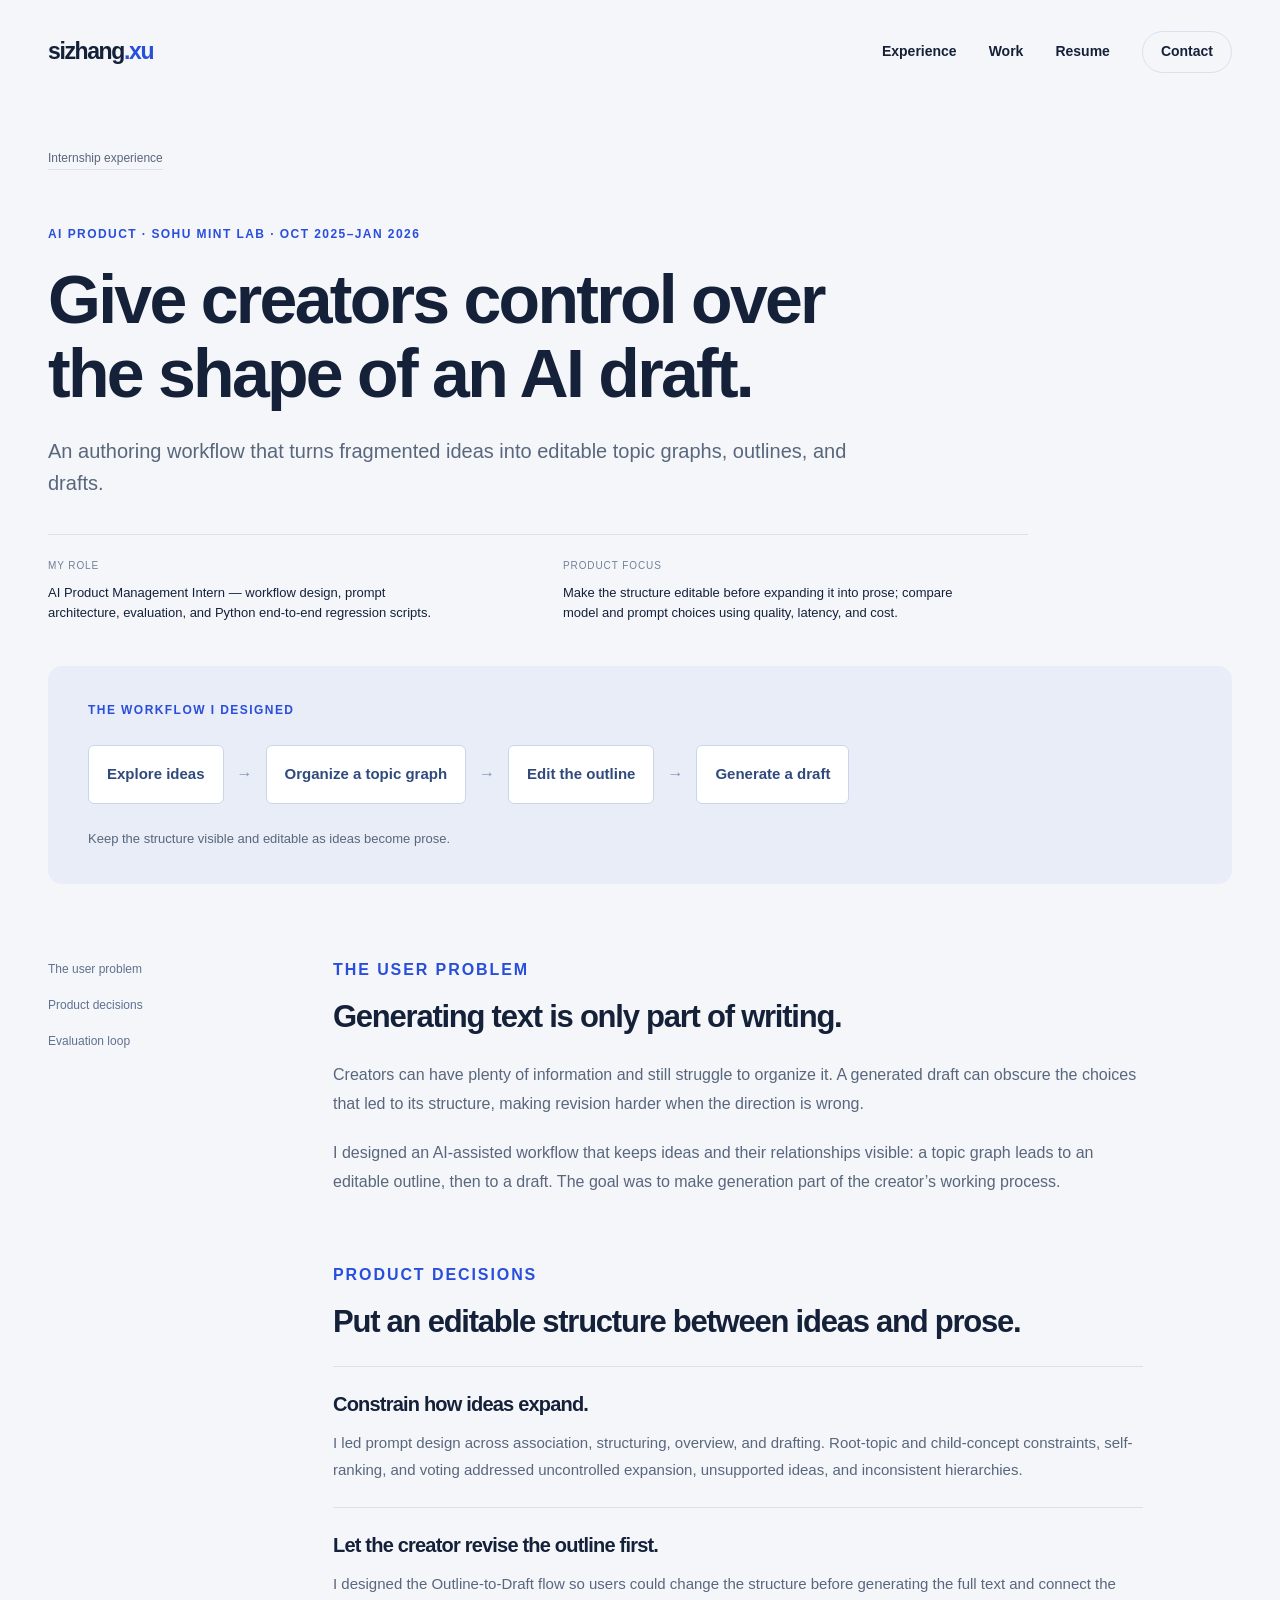
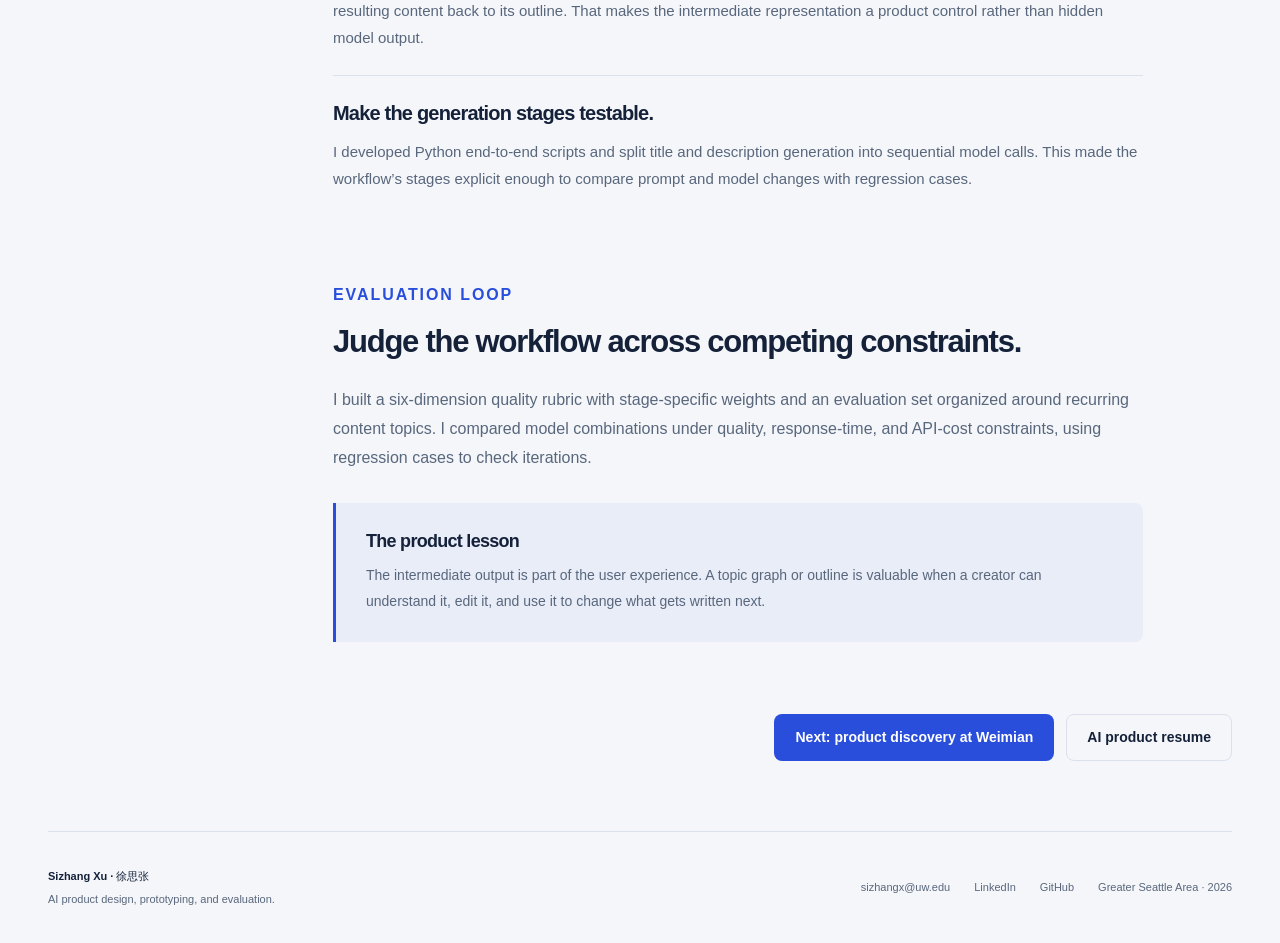
<file: authoring.html>
<!doctype html><html lang="en"><head><meta charset="utf-8"><meta name="viewport" content="width=device-width,initial-scale=1"><meta name="description" content="How I designed an editable AI authoring workflow, prompts, and a quality-evaluation loop at Sohu Mint Lab."><meta name="theme-color" content="#f4f6fa"><title>AI authoring workflow · Sohu Mint Lab · Sizhang Xu</title><link rel="icon" href="assets/favicon.svg" type="image/svg+xml"><link rel="stylesheet" href="styles.css?v=20261101-introduction"><script src="app.js?v=20261029-refined" defer></script><link rel="canonical" href="https://xuxu8421.github.io/authoring.html"><meta property="og:url" content="https://xuxu8421.github.io/authoring.html"><meta property="og:type" content="website"><meta property="og:site_name" content="Sizhang Xu"><meta property="og:title" content="AI authoring workflow · Sohu Mint Lab · Sizhang Xu"><meta property="og:description" content="How I designed an editable AI authoring workflow, prompts, and a quality-evaluation loop at Sohu Mint Lab."></head><body><a class="skip" href="#main">Skip to content</a><header class="nav wrap"><a class="wordmark" href="index.html" aria-label="Sizhang Xu home">sizhang<span>.xu</span></a><nav aria-label="Main navigation"><a href="index.html#experience">Experience</a><a href="index.html#work">Work</a><a href="index.html#resume">Resume</a><a class="contact-link" href="mailto:sizhangx@uw.edu">Contact</a></nav></header><main id="main">
<article class="case wrap">
  <a class="back-link" href="index.html#experience">Internship experience</a>
  <header class="case-header"><p class="eyebrow">AI PRODUCT · SOHU MINT LAB · OCT 2025–JAN 2026</p><h1>Give creators control over the shape of an AI draft.</h1><p class="case-intro">An authoring workflow that turns fragmented ideas into editable topic graphs, outlines, and drafts.</p><div class="case-facts"><div><small>My role</small><strong>AI Product Management Intern — workflow design, prompt architecture, evaluation, and Python end-to-end regression scripts.</strong></div><div><small>Product focus</small><strong>Make the structure editable before expanding it into prose; compare model and prompt choices using quality, latency, and cost.</strong></div></div></header>
  <div class="authoring-flow"><p class="eyebrow">THE WORKFLOW I DESIGNED</p><div><span>Explore ideas</span><i aria-hidden="true">→</i><span>Organize a topic graph</span><i aria-hidden="true">→</i><span>Edit the outline</span><i aria-hidden="true">→</i><span>Generate a draft</span></div><p>Keep the structure visible and editable as ideas become prose.</p></div>
  <div class="case-body"><aside aria-label="Case sections"><a href="#problem">The user problem</a><a href="#decisions">Product decisions</a><a href="#evaluation">Evaluation loop</a></aside><div class="case-narrative">
    <section id="problem"><p class="eyebrow">THE USER PROBLEM</p><h2>Generating text is only part of writing.</h2><p>Creators can have plenty of information and still struggle to organize it. A generated draft can obscure the choices that led to its structure, making revision harder when the direction is wrong.</p><p>I designed an AI-assisted workflow that keeps ideas and their relationships visible: a topic graph leads to an editable outline, then to a draft. The goal was to make generation part of the creator’s working process.</p></section>
    <section id="decisions"><p class="eyebrow">PRODUCT DECISIONS</p><h2>Put an editable structure between ideas and prose.</h2><div class="decisions"><article><h3>Constrain how ideas expand.</h3><p>I led prompt design across association, structuring, overview, and drafting. Root-topic and child-concept constraints, self-ranking, and voting addressed uncontrolled expansion, unsupported ideas, and inconsistent hierarchies.</p></article><article><h3>Let the creator revise the outline first.</h3><p>I designed the Outline-to-Draft flow so users could change the structure before generating the full text and connect the resulting content back to its outline. That makes the intermediate representation a product control rather than hidden model output.</p></article><article><h3>Make the generation stages testable.</h3><p>I developed Python end-to-end scripts and split title and description generation into sequential model calls. This made the workflow’s stages explicit enough to compare prompt and model changes with regression cases.</p></article></div></section>
    <section id="evaluation"><p class="eyebrow">EVALUATION LOOP</p><h2>Judge the workflow across competing constraints.</h2><p>I built a six-dimension quality rubric with stage-specific weights and an evaluation set organized around recurring content topics. I compared model combinations under quality, response-time, and API-cost constraints, using regression cases to check iterations.</p><div class="reflection"><h3>The product lesson</h3><p>The intermediate output is part of the user experience. A topic graph or outline is valuable when a creator can understand it, edit it, and use it to change what gets written next.</p></div></section>
  </div></div><div class="case-end"><a class="button primary" href="facephys.html">Next: product discovery at Weimian</a><a class="button secondary" href="resumes/sizhang-xu-ai-product.pdf?v=20261029-refined" target="_blank" rel="noopener">AI product resume</a></div>
</article>
</main><footer class="wrap footer"><div><strong>Sizhang Xu · 徐思张</strong><p>AI product design, prototyping, and evaluation.</p></div><div><a href="mailto:sizhangx@uw.edu">sizhangx@uw.edu</a><a href="https://www.linkedin.com/in/sizhang-xu-22938a28b/" target="_blank" rel="noopener noreferrer">LinkedIn</a><a href="https://github.com/xuxu8421" target="_blank" rel="noopener noreferrer">GitHub</a><span>Greater Seattle Area · 2026</span></div></footer></body></html>
</file>
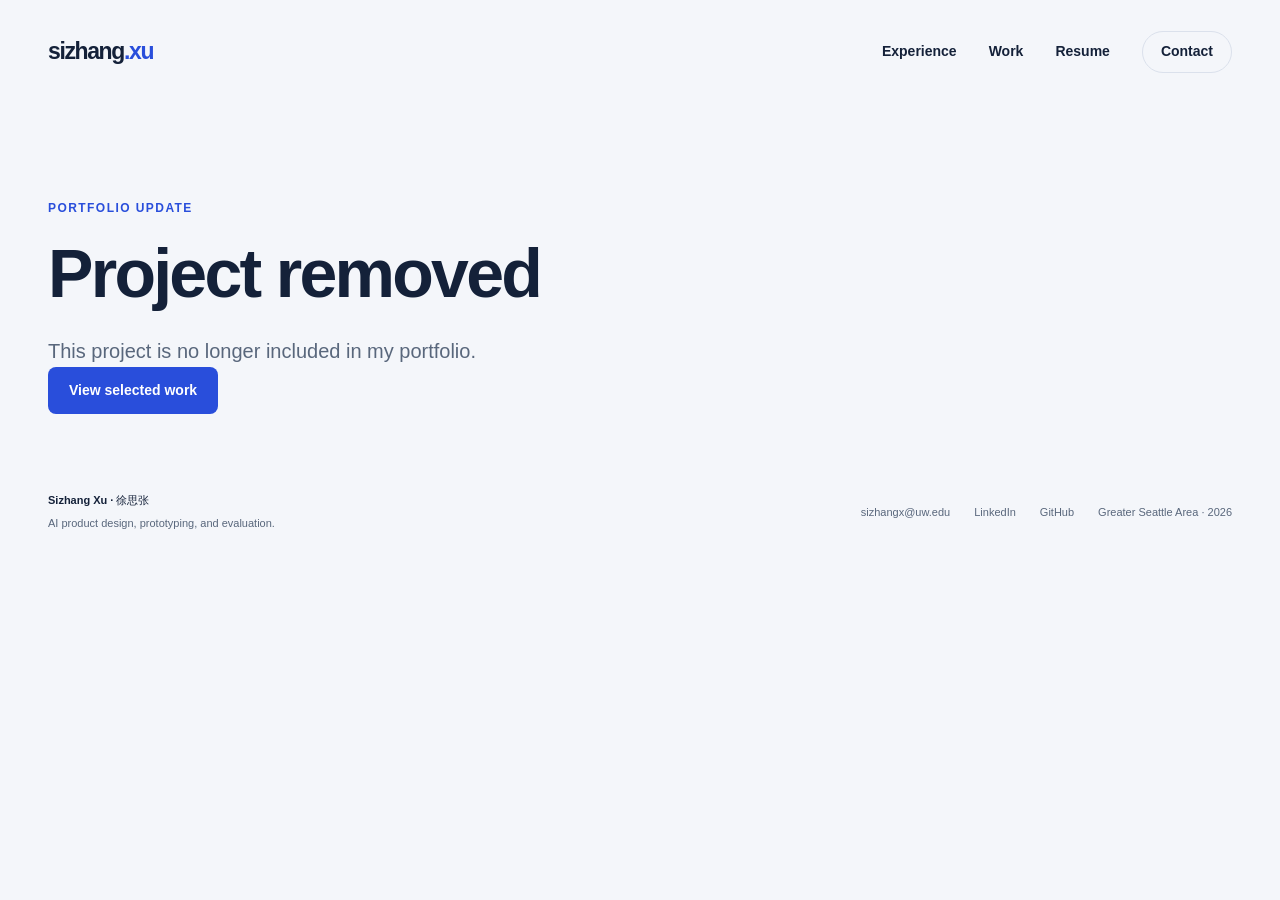
<file: bridge.html>
<!doctype html><html lang="en"><head><meta charset="utf-8"><meta name="viewport" content="width=device-width,initial-scale=1"><meta name="description" content="This project is no longer included in this portfolio."><meta name="theme-color" content="#f4f6fa"><title>Project removed · Sizhang Xu</title><link rel="icon" href="assets/favicon.svg" type="image/svg+xml"><link rel="stylesheet" href="styles.css?v=20261101-introduction"><script src="app.js?v=20261029-refined" defer></script><link rel="canonical" href="https://xuxu8421.github.io/bridge.html"><meta property="og:url" content="https://xuxu8421.github.io/bridge.html"><meta property="og:type" content="website"><meta property="og:site_name" content="Sizhang Xu"><meta property="og:title" content="Project removed · Sizhang Xu"><meta property="og:description" content="This project is no longer included in this portfolio."></head><body><a class="skip" href="#main">Skip to content</a><header class="nav wrap"><a class="wordmark" href="index.html" aria-label="Sizhang Xu home">sizhang<span>.xu</span></a><nav aria-label="Main navigation"><a href="index.html#experience">Experience</a><a href="index.html#work">Work</a><a href="index.html#resume">Resume</a><a class="contact-link" href="mailto:sizhangx@uw.edu">Contact</a></nav></header><main id="main"><section class="case wrap"><header class="case-header"><p class="eyebrow">PORTFOLIO UPDATE</p><h1>Project removed</h1><p class="case-intro">This project is no longer included in my portfolio.</p><a class="button primary" href="index.html#work">View selected work</a></header></section></main><footer class="wrap footer"><div><strong>Sizhang Xu · 徐思张</strong><p>AI product design, prototyping, and evaluation.</p></div><div><a href="mailto:sizhangx@uw.edu">sizhangx@uw.edu</a><a href="https://www.linkedin.com/in/sizhang-xu-22938a28b/" target="_blank" rel="noopener noreferrer">LinkedIn</a><a href="https://github.com/xuxu8421" target="_blank" rel="noopener noreferrer">GitHub</a><span>Greater Seattle Area · 2026</span></div></footer></body></html>
</file>
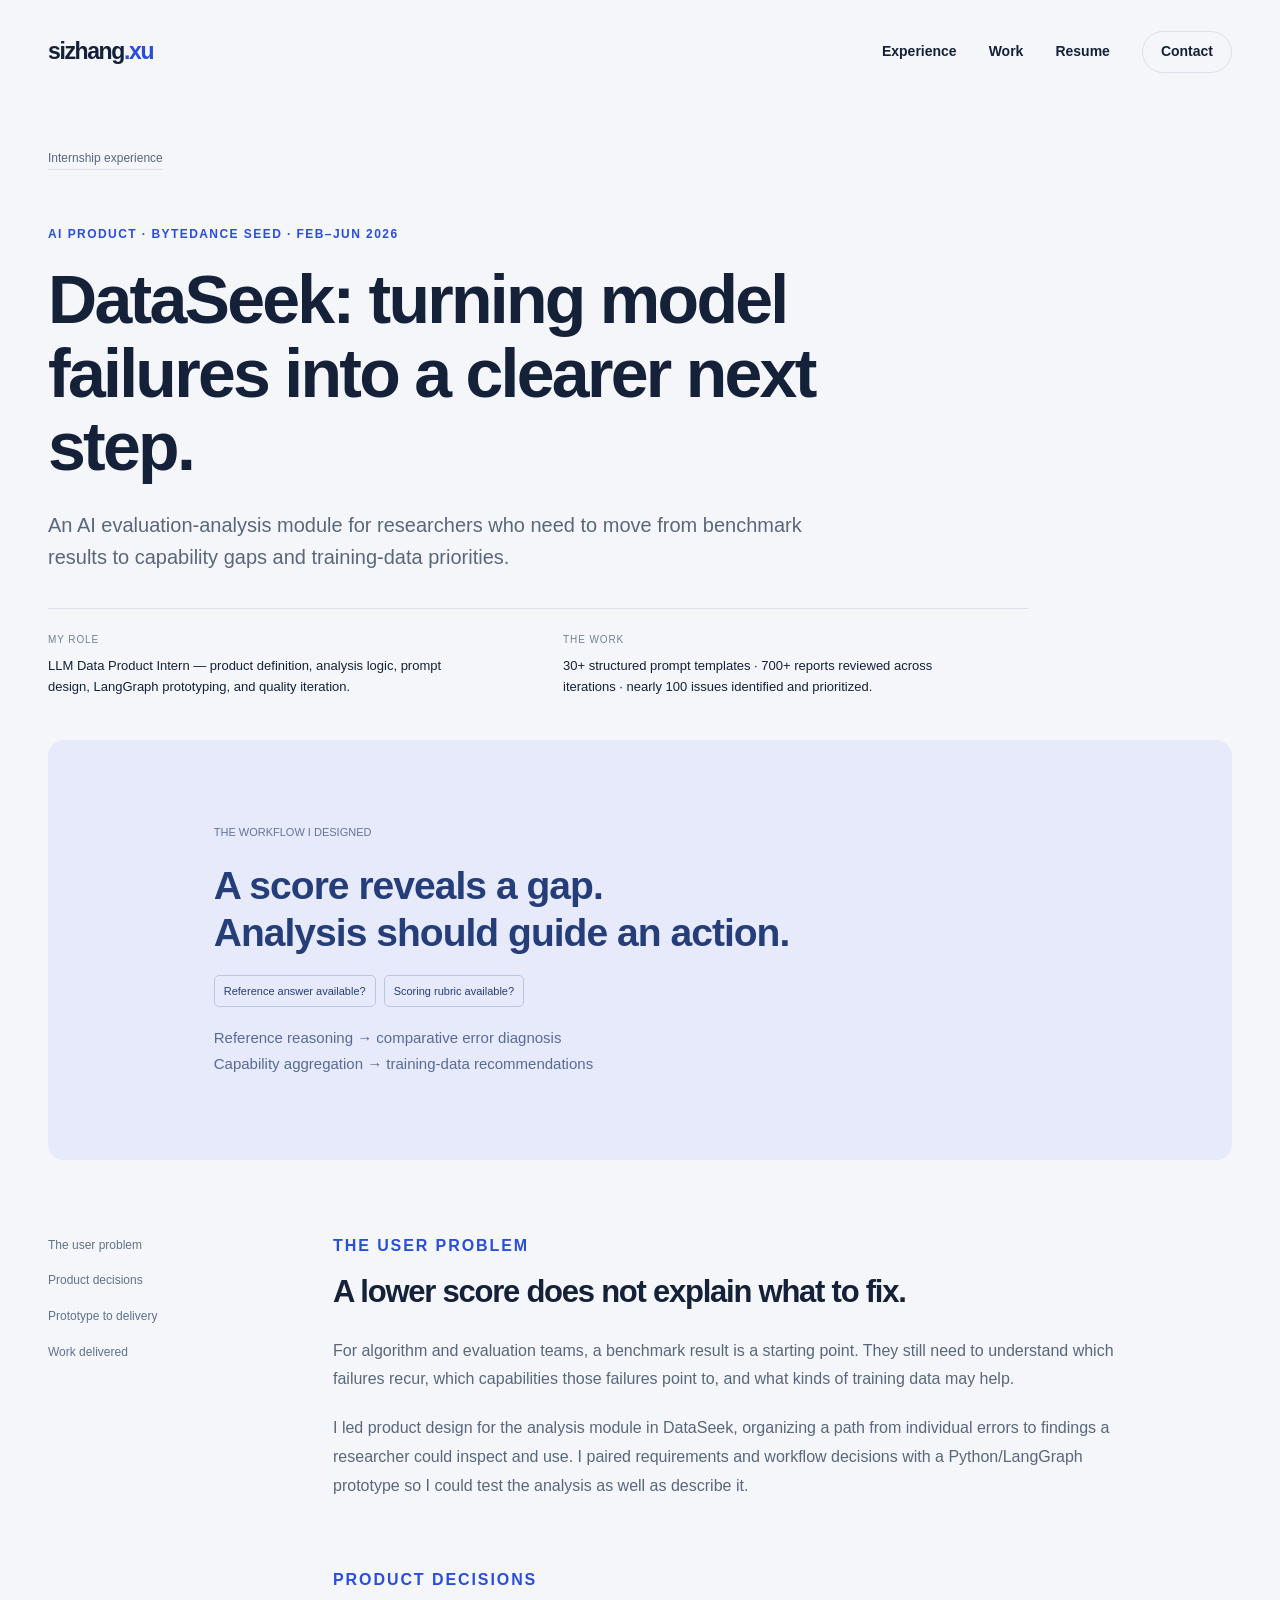
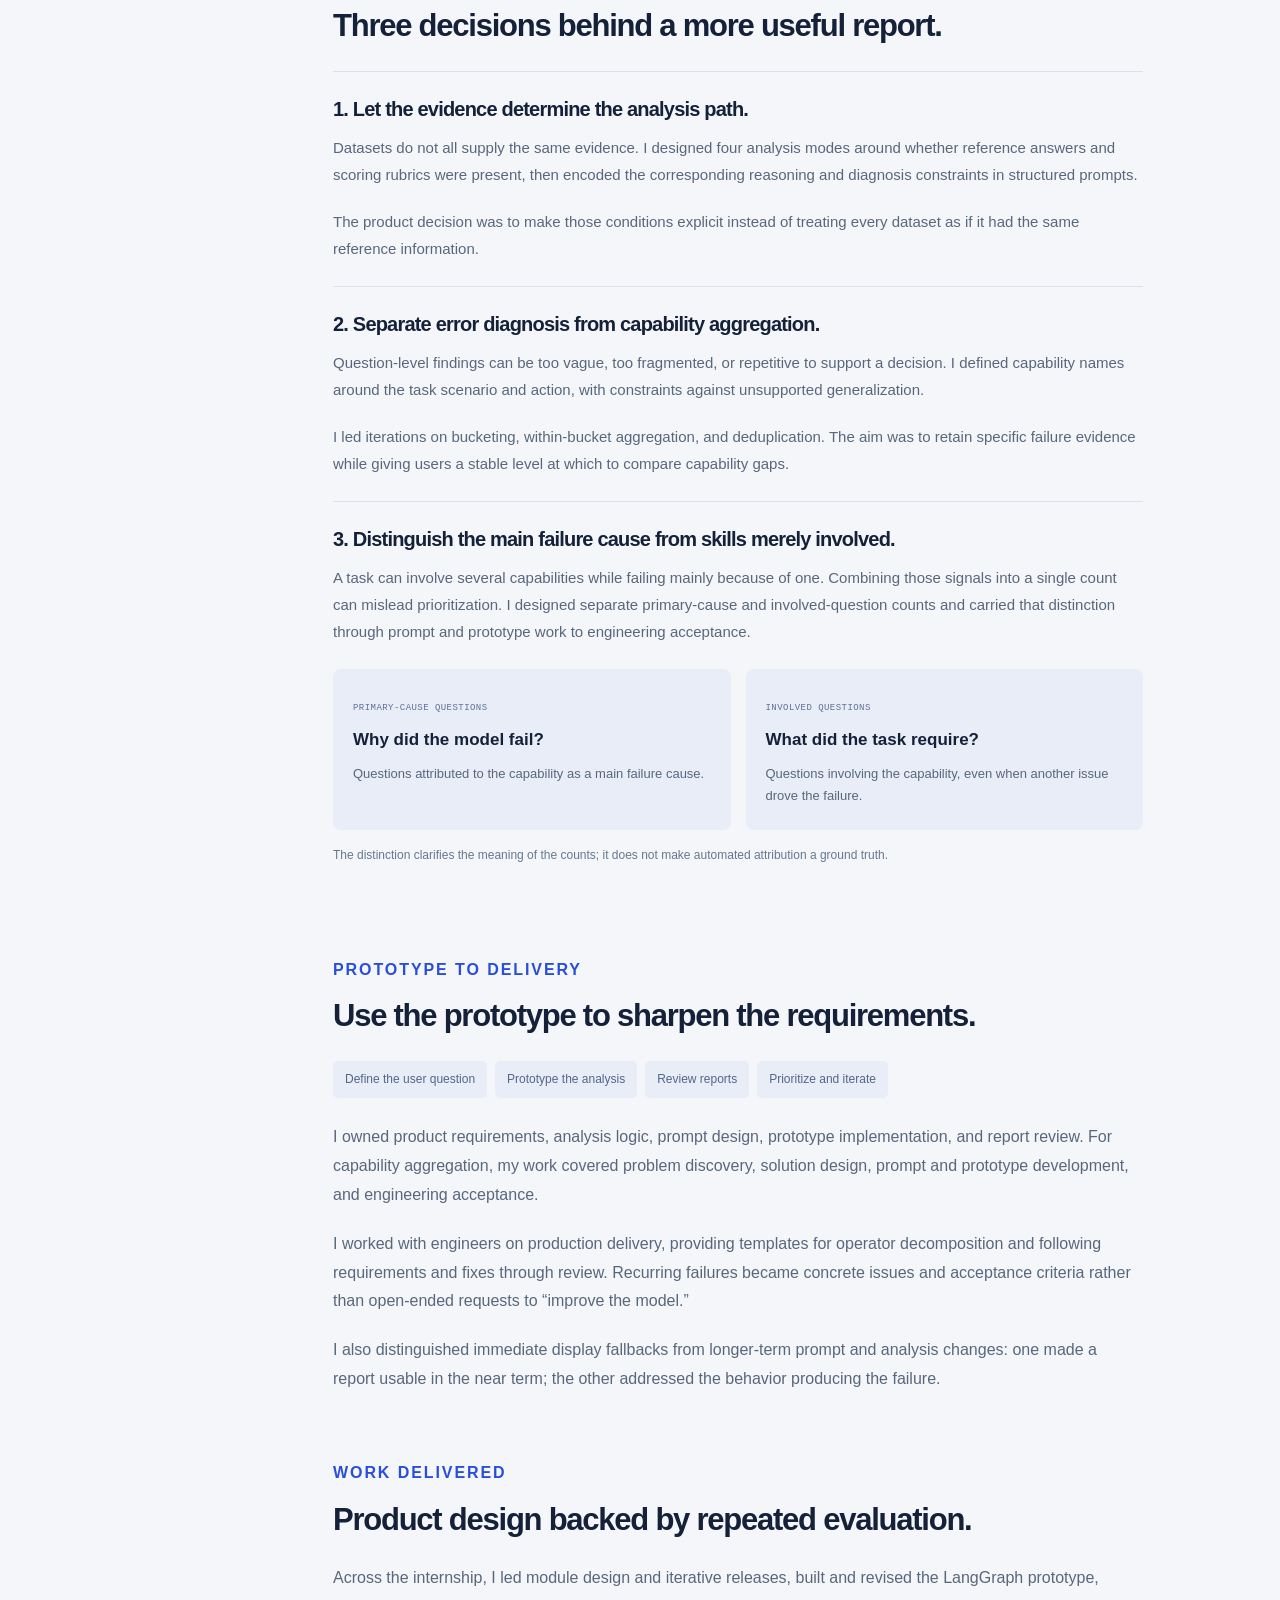
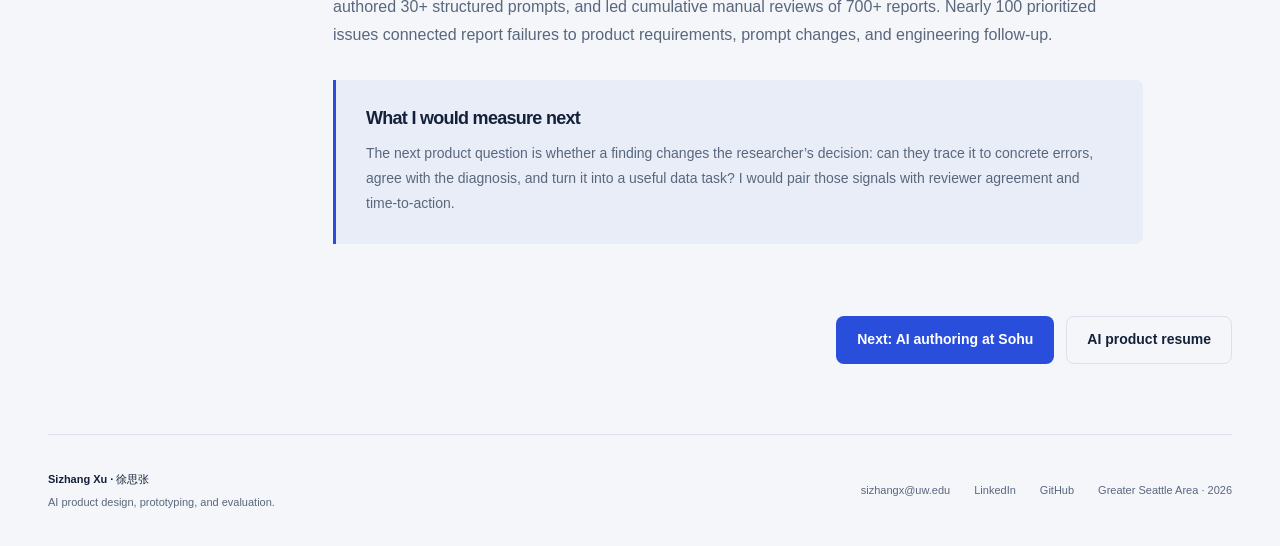
<file: evaluation.html>
<!doctype html><html lang="en"><head><meta charset="utf-8"><meta name="viewport" content="width=device-width,initial-scale=1"><meta name="description" content="How I led DataSeek product design, prototyped its analysis workflow, and connected model failures to capability findings and training-data priorities."><meta name="theme-color" content="#f4f6fa"><title>DataSeek · AI evaluation product · Sizhang Xu</title><link rel="icon" href="assets/favicon.svg" type="image/svg+xml"><link rel="stylesheet" href="styles.css?v=20261101-introduction"><script src="app.js?v=20261029-refined" defer></script><link rel="canonical" href="https://xuxu8421.github.io/evaluation.html"><meta property="og:url" content="https://xuxu8421.github.io/evaluation.html"><meta property="og:type" content="website"><meta property="og:site_name" content="Sizhang Xu"><meta property="og:title" content="DataSeek · AI evaluation product · Sizhang Xu"><meta property="og:description" content="How I led DataSeek product design, prototyped its analysis workflow, and connected model failures to capability findings and training-data priorities."></head><body><a class="skip" href="#main">Skip to content</a><header class="nav wrap"><a class="wordmark" href="index.html" aria-label="Sizhang Xu home">sizhang<span>.xu</span></a><nav aria-label="Main navigation"><a href="index.html#experience">Experience</a><a href="index.html#work">Work</a><a href="index.html#resume">Resume</a><a class="contact-link" href="mailto:sizhangx@uw.edu">Contact</a></nav></header><main id="main">
<article class="case wrap">
  <a class="back-link" href="index.html#experience">Internship experience</a>
  <header class="case-header">
    <p class="eyebrow">AI PRODUCT · BYTEDANCE SEED · FEB–JUN 2026</p>
    <h1>DataSeek: turning model failures into a clearer next step.</h1>
    <p class="case-intro">An AI evaluation-analysis module for researchers who need to move from benchmark results to capability gaps and training-data priorities.</p>
    <div class="case-facts">
      <div><small>My role</small><strong>LLM Data Product Intern — product definition, analysis logic, prompt design, LangGraph prototyping, and quality iteration.</strong></div>
      <div><small>The work</small><strong>30+ structured prompt templates · 700+ reports reviewed across iterations · nearly 100 issues identified and prioritized.</strong></div>
    </div>
  </header>
  <div class="case-visual case-visual-evaluation">
    <div class="evaluation-summary">
      <span>THE WORKFLOW I DESIGNED</span>
      <h3 class="analysis-question">A score reveals a gap.<br>Analysis should guide an action.</h3>
      <div class="input-conditions"><span>Reference answer available?</span><span>Scoring rubric available?</span></div>
      <p class="evaluation-path">Reference reasoning → comparative error diagnosis<br>Capability aggregation → training-data recommendations</p>
    </div>
  </div>
  <div class="case-body">
    <aside aria-label="Case sections"><a href="#problem">The user problem</a><a href="#decisions">Product decisions</a><a href="#delivery">Prototype to delivery</a><a href="#results">Work delivered</a></aside>
    <div class="case-narrative">
      <section id="problem">
        <p class="eyebrow">THE USER PROBLEM</p><h2>A lower score does not explain what to fix.</h2>
        <p>For algorithm and evaluation teams, a benchmark result is a starting point. They still need to understand which failures recur, which capabilities those failures point to, and what kinds of training data may help.</p>
        <p>I led product design for the analysis module in DataSeek, organizing a path from individual errors to findings a researcher could inspect and use. I paired requirements and workflow decisions with a Python/LangGraph prototype so I could test the analysis as well as describe it.</p>
      </section>
      <section id="decisions">
        <p class="eyebrow">PRODUCT DECISIONS</p><h2>Three decisions behind a more useful report.</h2>
        <div class="decisions">
          <article><h3>1. Let the evidence determine the analysis path.</h3><p>Datasets do not all supply the same evidence. I designed four analysis modes around whether reference answers and scoring rubrics were present, then encoded the corresponding reasoning and diagnosis constraints in structured prompts.</p><p>The product decision was to make those conditions explicit instead of treating every dataset as if it had the same reference information.</p></article>
          <article><h3>2. Separate error diagnosis from capability aggregation.</h3><p>Question-level findings can be too vague, too fragmented, or repetitive to support a decision. I defined capability names around the task scenario and action, with constraints against unsupported generalization.</p><p>I led iterations on bucketing, within-bucket aggregation, and deduplication. The aim was to retain specific failure evidence while giving users a stable level at which to compare capability gaps.</p></article>
          <article><h3>3. Distinguish the main failure cause from skills merely involved.</h3><p>A task can involve several capabilities while failing mainly because of one. Combining those signals into a single count can mislead prioritization. I designed separate primary-cause and involved-question counts and carried that distinction through prompt and prototype work to engineering acceptance.</p>
            <div class="count-distinction"><div><small>PRIMARY-CAUSE QUESTIONS</small><strong>Why did the model fail?</strong><p>Questions attributed to the capability as a main failure cause.</p></div><div><small>INVOLVED QUESTIONS</small><strong>What did the task require?</strong><p>Questions involving the capability, even when another issue drove the failure.</p></div></div>
            <p class="diagram-caption">The distinction clarifies the meaning of the counts; it does not make automated attribution a ground truth.</p>
          </article>
        </div>
      </section>
      <section id="delivery">
        <p class="eyebrow">PROTOTYPE TO DELIVERY</p><h2>Use the prototype to sharpen the requirements.</h2>
        <div class="pipeline"><span>Define the user question</span><span>Prototype the analysis</span><span>Review reports</span><span>Prioritize and iterate</span></div>
        <p>I owned product requirements, analysis logic, prompt design, prototype implementation, and report review. For capability aggregation, my work covered problem discovery, solution design, prompt and prototype development, and engineering acceptance.</p>
        <p>I worked with engineers on production delivery, providing templates for operator decomposition and following requirements and fixes through review. Recurring failures became concrete issues and acceptance criteria rather than open-ended requests to “improve the model.”</p>
        <p>I also distinguished immediate display fallbacks from longer-term prompt and analysis changes: one made a report usable in the near term; the other addressed the behavior producing the failure.</p>
      </section>
      <section id="results">
        <p class="eyebrow">WORK DELIVERED</p><h2>Product design backed by repeated evaluation.</h2>
        <p>Across the internship, I led module design and iterative releases, built and revised the LangGraph prototype, authored 30+ structured prompts, and led cumulative manual reviews of 700+ reports. Nearly 100 prioritized issues connected report failures to product requirements, prompt changes, and engineering follow-up.</p>
        <div class="reflection"><h3>What I would measure next</h3><p>The next product question is whether a finding changes the researcher’s decision: can they trace it to concrete errors, agree with the diagnosis, and turn it into a useful data task? I would pair those signals with reviewer agreement and time-to-action.</p></div>
      </section>
    </div>
  </div>
  <div class="case-end"><a class="button primary" href="authoring.html">Next: AI authoring at Sohu</a><a class="button secondary" href="resumes/sizhang-xu-ai-product.pdf?v=20261029-refined" target="_blank" rel="noopener">AI product resume</a></div>
</article>
</main><footer class="wrap footer"><div><strong>Sizhang Xu · 徐思张</strong><p>AI product design, prototyping, and evaluation.</p></div><div><a href="mailto:sizhangx@uw.edu">sizhangx@uw.edu</a><a href="https://www.linkedin.com/in/sizhang-xu-22938a28b/" target="_blank" rel="noopener noreferrer">LinkedIn</a><a href="https://github.com/xuxu8421" target="_blank" rel="noopener noreferrer">GitHub</a><span>Greater Seattle Area · 2026</span></div></footer></body></html>
</file>
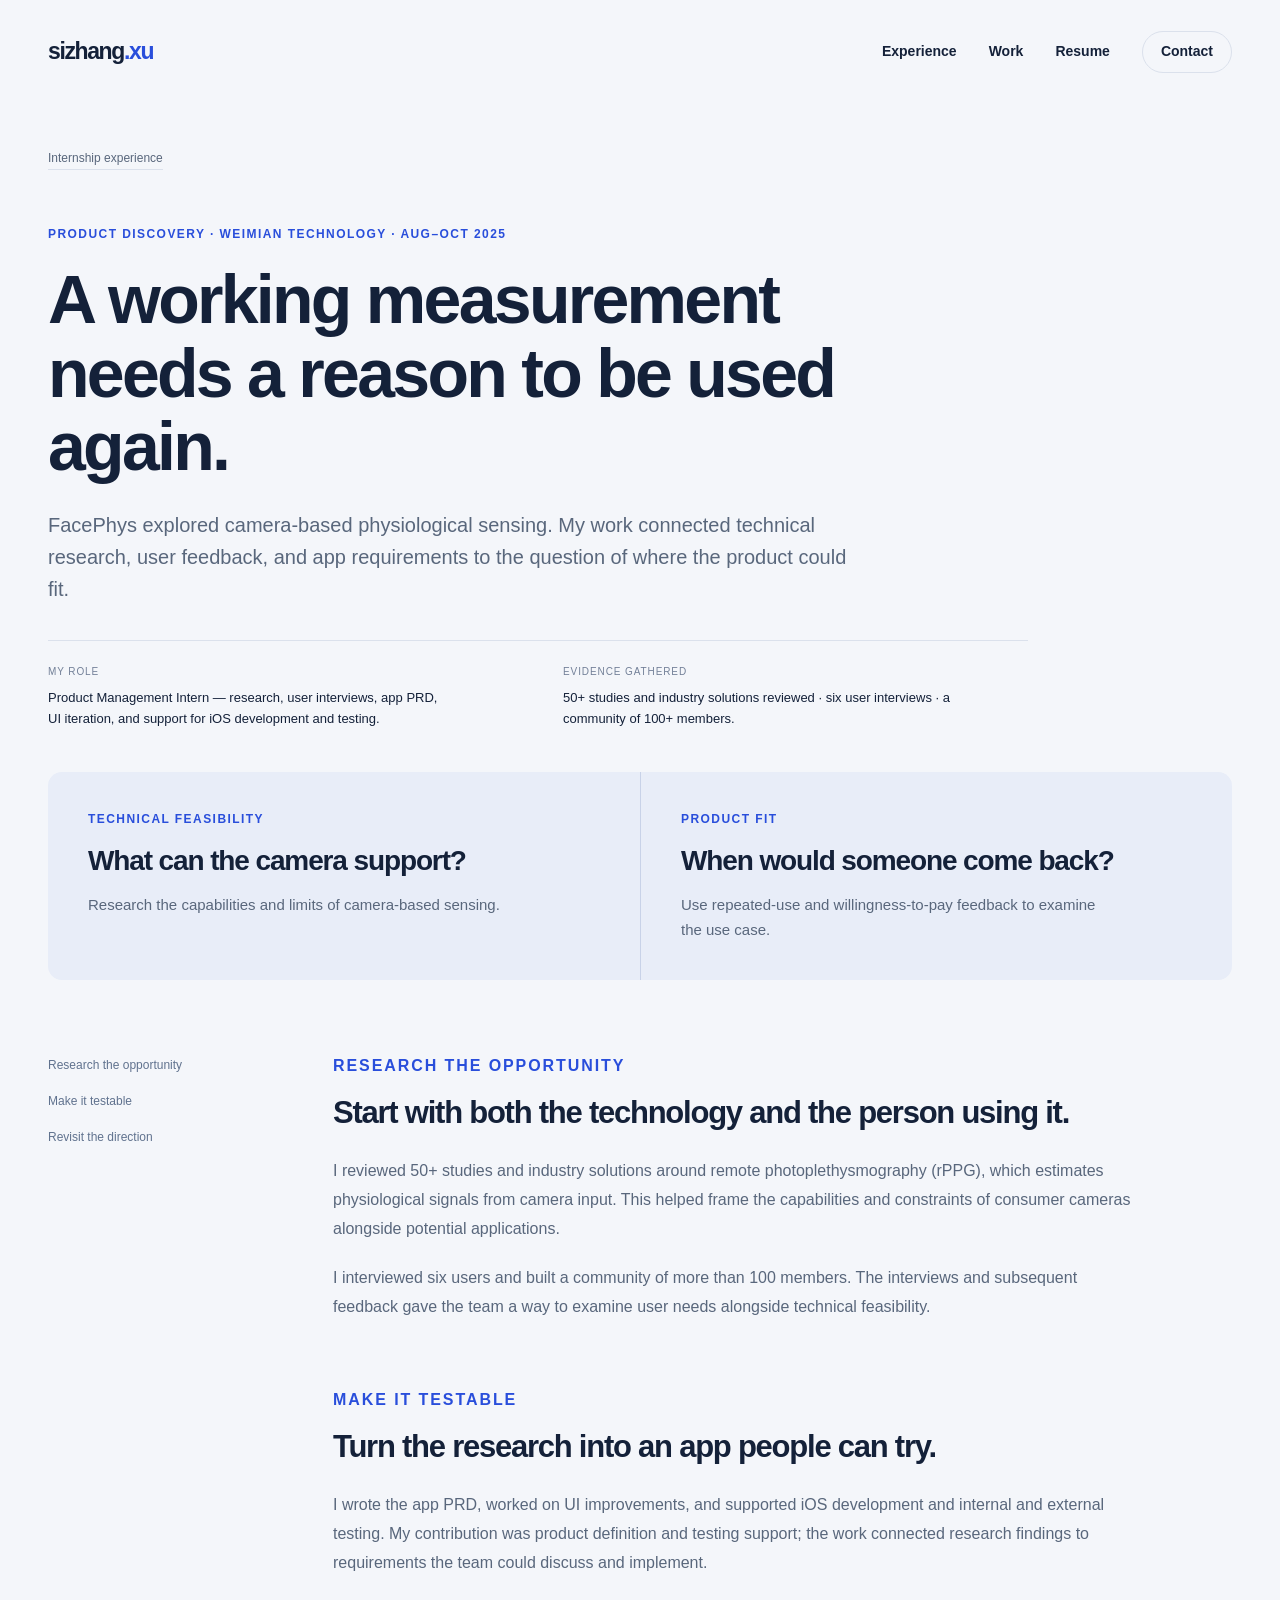
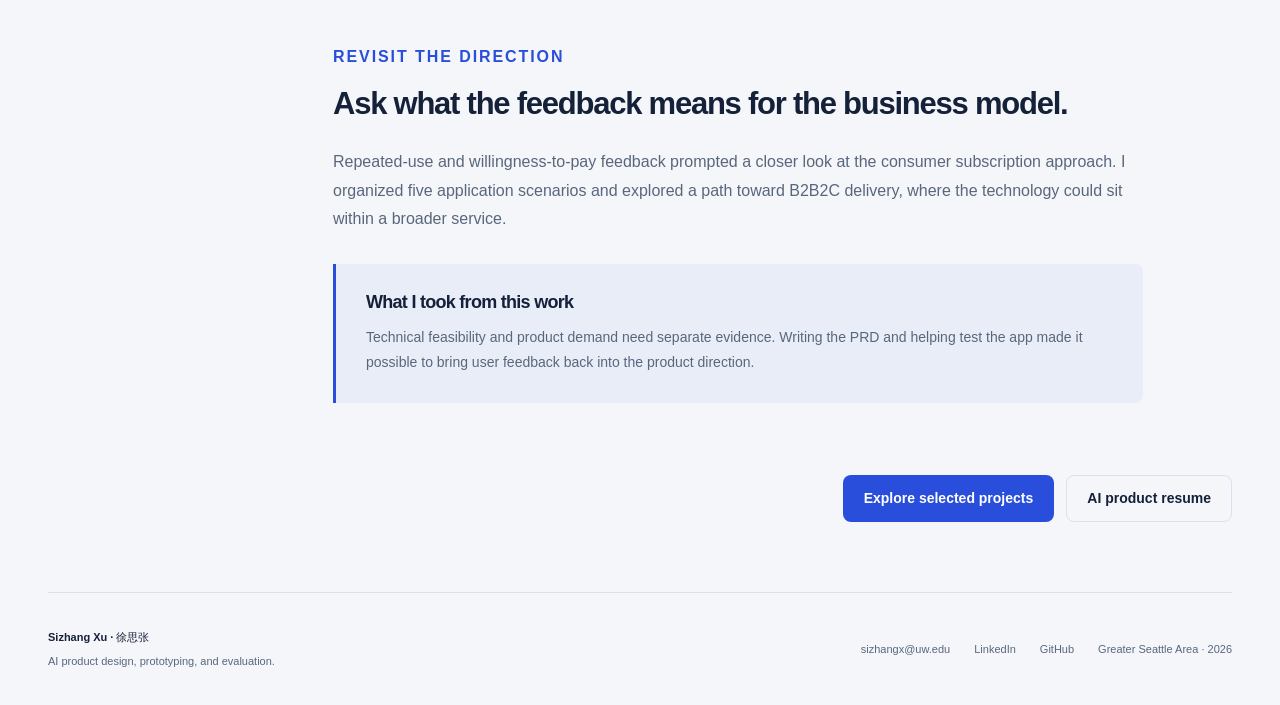
<file: facephys.html>
<!doctype html>
<html lang="en">
<head>
  <meta charset="utf-8">
  <meta name="viewport" content="width=device-width,initial-scale=1">
  <meta name="description" content="How I connected research, user interviews, and app delivery to explore the product direction for camera-based physiological sensing at Weimian Technology.">
  <meta name="theme-color" content="#f4f6fa">
  <title>FacePhys · Product discovery at Weimian · Sizhang Xu</title>
  <link rel="icon" href="assets/favicon.svg" type="image/svg+xml">
  <link rel="stylesheet" href="styles.css?v=20261101-introduction">
  <script src="app.js?v=20261029-refined" defer></script>
  <link rel="canonical" href="https://xuxu8421.github.io/facephys.html">
  <meta property="og:url" content="https://xuxu8421.github.io/facephys.html">
  <meta property="og:type" content="website">
  <meta property="og:site_name" content="Sizhang Xu">
<meta property="og:title" content="FacePhys · Product discovery at Weimian · Sizhang Xu"><meta property="og:description" content="How I connected research, user interviews, and app delivery to explore the product direction for camera-based physiological sensing at Weimian Technology."></head>
<body>
<a class="skip" href="#main">Skip to content</a>
<header class="nav wrap"><a class="wordmark" href="index.html" aria-label="Sizhang Xu home">sizhang<span>.xu</span></a><nav aria-label="Main navigation"><a href="index.html#experience">Experience</a><a href="index.html#work">Work</a><a href="index.html#resume">Resume</a><a class="contact-link" href="mailto:sizhangx@uw.edu">Contact</a></nav></header>
<main id="main">
<article class="case wrap">
  <a class="back-link" href="index.html#experience">Internship experience</a>
  <header class="case-header">
    <p class="eyebrow">PRODUCT DISCOVERY · WEIMIAN TECHNOLOGY · AUG–OCT 2025</p>
    <h1>A working measurement needs a reason to be used again.</h1>
    <p class="case-intro">FacePhys explored camera-based physiological sensing. My work connected technical research, user feedback, and app requirements to the question of where the product could fit.</p>
    <div class="case-facts">
      <div><small>My role</small><strong>Product Management Intern — research, user interviews, app PRD, UI iteration, and support for iOS development and testing.</strong></div>
      <div><small>Evidence gathered</small><strong>50+ studies and industry solutions reviewed · six user interviews · a community of 100+ members.</strong></div>
    </div>
  </header>
  <div class="discovery-board" aria-label="Two questions behind the product direction">
    <div><p class="eyebrow">TECHNICAL FEASIBILITY</p><h2>What can the camera support?</h2><p>Research the capabilities and limits of camera-based sensing.</p></div>
    <div><p class="eyebrow">PRODUCT FIT</p><h2>When would someone come back?</h2><p>Use repeated-use and willingness-to-pay feedback to examine the use case.</p></div>
  </div>
  <div class="case-body">
    <aside aria-label="Case sections"><a href="#research">Research the opportunity</a><a href="#delivery">Make it testable</a><a href="#direction">Revisit the direction</a></aside>
    <div class="case-narrative">
      <section id="research"><p class="eyebrow">RESEARCH THE OPPORTUNITY</p><h2>Start with both the technology and the person using it.</h2><p>I reviewed 50+ studies and industry solutions around remote photoplethysmography (rPPG), which estimates physiological signals from camera input. This helped frame the capabilities and constraints of consumer cameras alongside potential applications.</p><p>I interviewed six users and built a community of more than 100 members. The interviews and subsequent feedback gave the team a way to examine user needs alongside technical feasibility.</p></section>
      <section id="delivery"><p class="eyebrow">MAKE IT TESTABLE</p><h2>Turn the research into an app people can try.</h2><p>I wrote the app PRD, worked on UI improvements, and supported iOS development and internal and external testing. My contribution was product definition and testing support; the work connected research findings to requirements the team could discuss and implement.</p></section>
      <section id="direction"><p class="eyebrow">REVISIT THE DIRECTION</p><h2>Ask what the feedback means for the business model.</h2><p>Repeated-use and willingness-to-pay feedback prompted a closer look at the consumer subscription approach. I organized five application scenarios and explored a path toward B2B2C delivery, where the technology could sit within a broader service.</p><div class="reflection"><h3>What I took from this work</h3><p>Technical feasibility and product demand need separate evidence. Writing the PRD and helping test the app made it possible to bring user feedback back into the product direction.</p></div></section>
    </div>
  </div>
  <div class="case-end"><a class="button primary" href="index.html#work">Explore selected projects</a><a class="button secondary" href="resumes/sizhang-xu-ai-product.pdf?v=20261029-refined" target="_blank" rel="noopener">AI product resume</a></div>
</article>
</main>
<footer class="wrap footer"><div><strong>Sizhang Xu · 徐思张</strong><p>AI product design, prototyping, and evaluation.</p></div><div><a href="mailto:sizhangx@uw.edu">sizhangx@uw.edu</a><a href="https://www.linkedin.com/in/sizhang-xu-22938a28b/" target="_blank" rel="noopener noreferrer">LinkedIn</a><a href="https://github.com/xuxu8421" target="_blank" rel="noopener noreferrer">GitHub</a><span>Greater Seattle Area · 2026</span></div></footer>
</body>
</html>
</file>
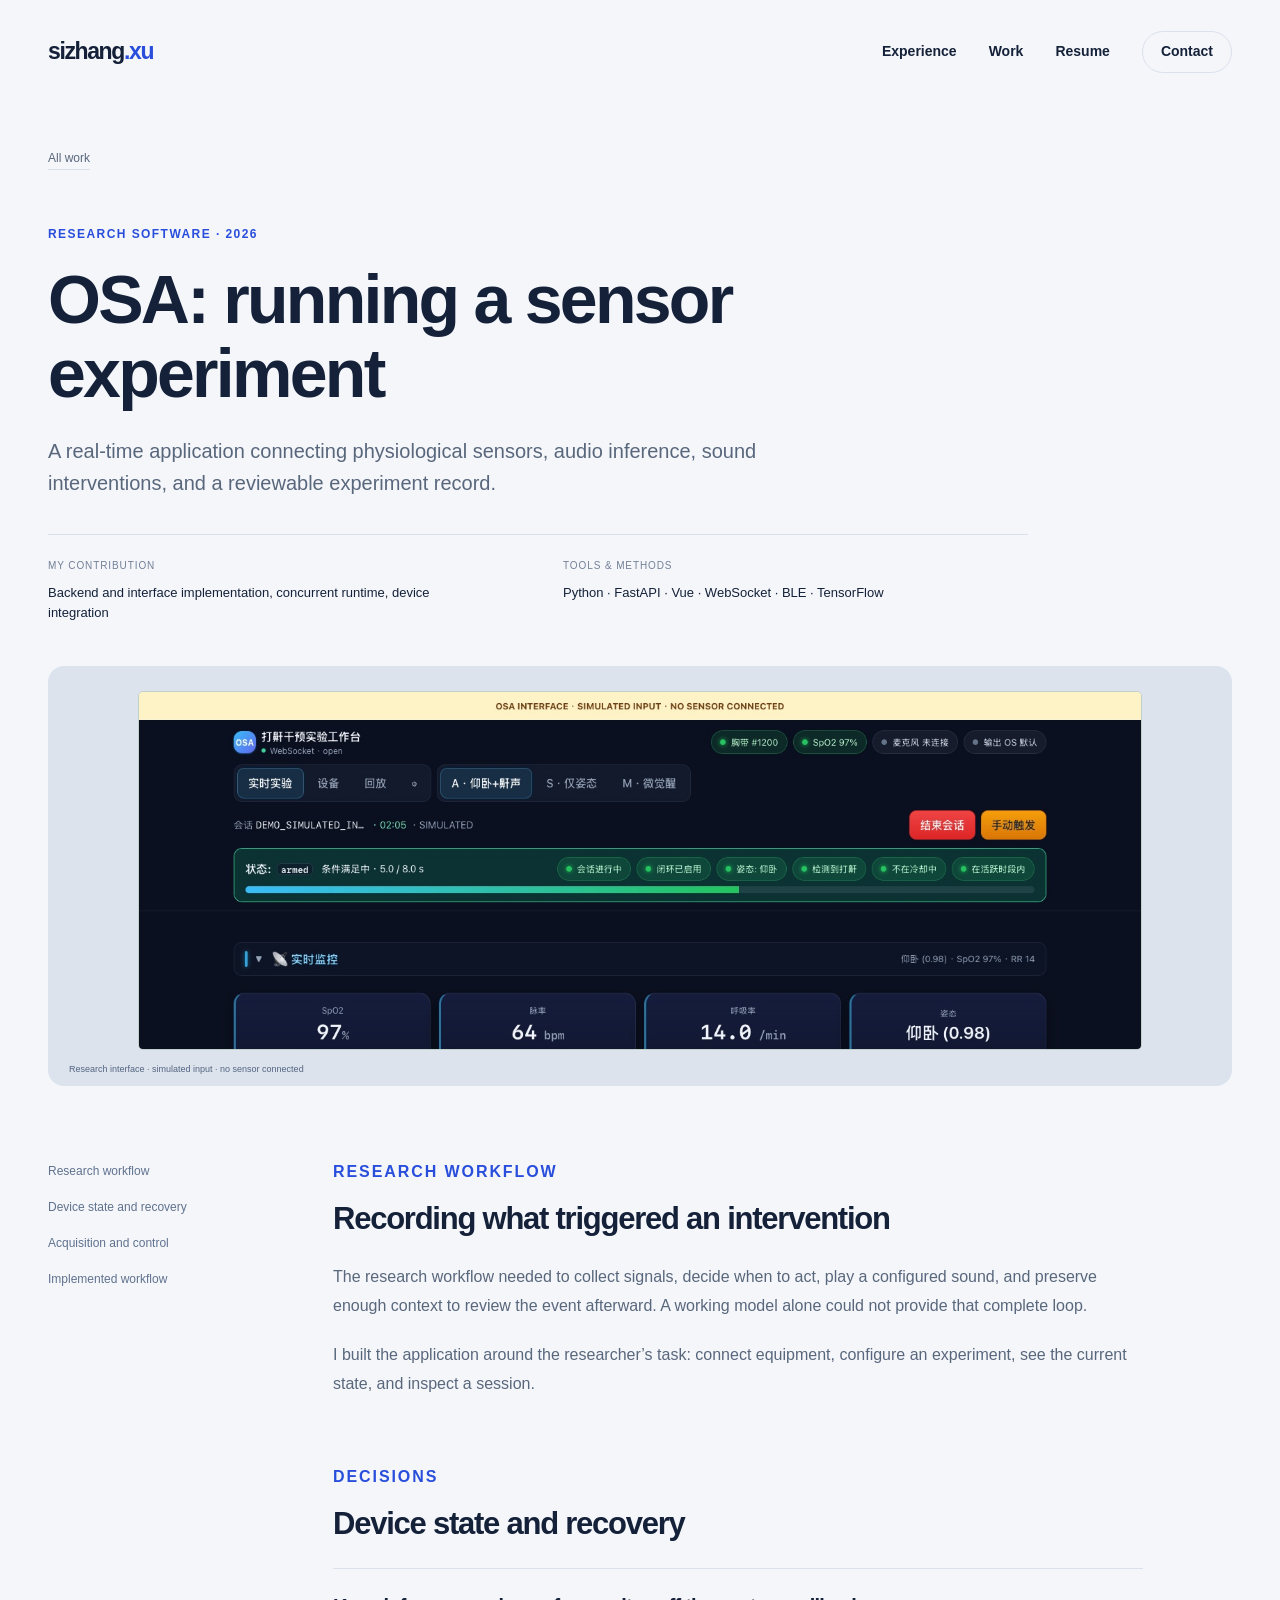
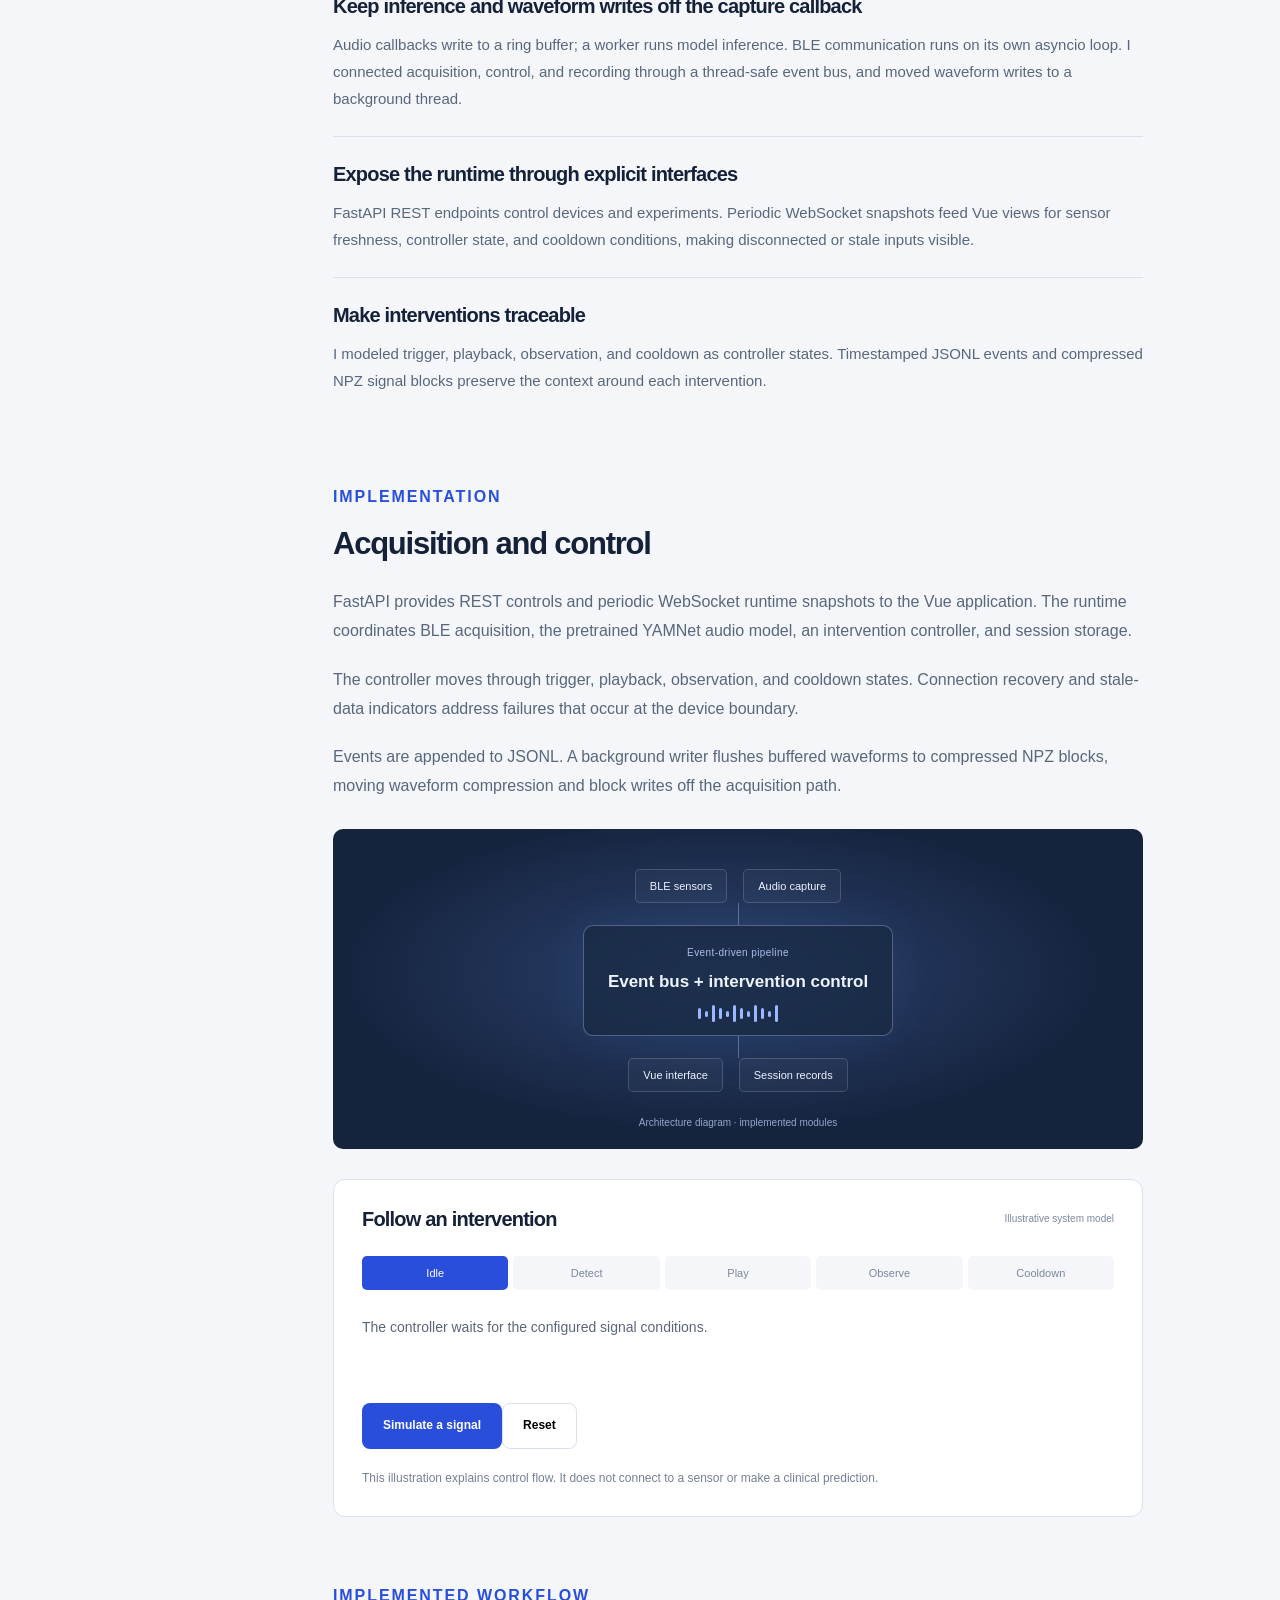
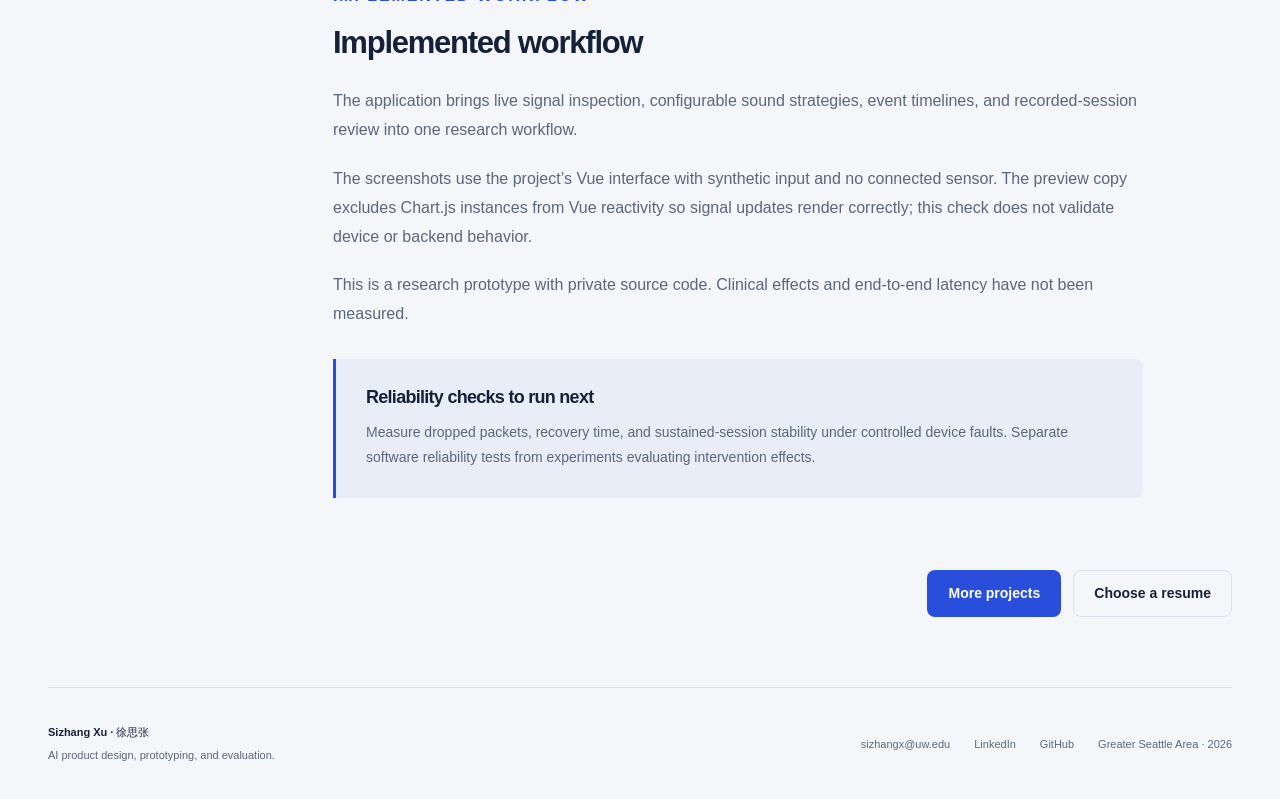
<file: osa.html>
<!doctype html><html lang="en"><head><meta charset="utf-8"><meta name="viewport" content="width=device-width,initial-scale=1"><meta name="description" content="A real-time application connecting physiological sensors, audio inference, sound interventions, and a reviewable experiment record."><meta name="theme-color" content="#f4f6fa"><title>OSA: running a sensor experiment · Sizhang Xu</title><link rel="icon" href="assets/favicon.svg" type="image/svg+xml"><link rel="stylesheet" href="styles.css?v=20261101-introduction"><script src="app.js?v=20261029-refined" defer></script><link rel="canonical" href="https://xuxu8421.github.io/osa.html"><meta property="og:url" content="https://xuxu8421.github.io/osa.html"><meta property="og:type" content="website"><meta property="og:site_name" content="Sizhang Xu"><meta property="og:title" content="OSA: running a sensor experiment · Sizhang Xu"><meta property="og:description" content="A real-time application connecting physiological sensors, audio inference, sound interventions, and a reviewable experiment record."></head><body><a class="skip" href="#main">Skip to content</a><header class="nav wrap"><a class="wordmark" href="index.html" aria-label="Sizhang Xu home">sizhang<span>.xu</span></a><nav aria-label="Main navigation"><a href="index.html#experience">Experience</a><a href="index.html#work">Work</a><a href="index.html#resume">Resume</a><a class="contact-link" href="mailto:sizhangx@uw.edu">Contact</a></nav></header><main id="main"><article class="case wrap"><a class="back-link" href="index.html#work">All work</a><header class="case-header"><p class="eyebrow">RESEARCH SOFTWARE · 2026</p><h1>OSA: running a sensor experiment</h1><p class="case-intro">A real-time application connecting physiological sensors, audio inference, sound interventions, and a reviewable experiment record.</p><div class="case-evidence"></div><div class="case-facts"><div><small>My contribution</small><strong>Backend and interface implementation, concurrent runtime, device integration</strong></div><div><small>Tools &amp; methods</small><strong>Python · FastAPI · Vue · WebSocket · BLE · TensorFlow</strong></div></div></header><div class="case-visual case-visual-osa"><figure class="screen-visual osa-screen"><img src="assets/osa-console-simulated.jpg" alt="OSA Vue application showing an armed controller, trigger conditions and simulated sensor values" width="1440" height="1020" loading="lazy"><figcaption>Research interface · simulated input · no sensor connected</figcaption></figure></div><div class="case-body"><aside><a href="#problem">Research workflow</a><a href="#decisions">Device state and recovery</a><a href="#implementation">Acquisition and control</a><a href="#results">Implemented workflow</a></aside><div class="case-narrative"><section id="problem"><p class="eyebrow">Research workflow</p><h2>Recording what triggered an intervention</h2><p>The research workflow needed to collect signals, decide when to act, play a configured sound, and preserve enough context to review the event afterward. A working model alone could not provide that complete loop.</p><p>I built the application around the researcher’s task: connect equipment, configure an experiment, see the current state, and inspect a session.</p></section><section id="decisions"><p class="eyebrow">DECISIONS</p><h2>Device state and recovery</h2><div class="decisions"><article><h3>Keep inference and waveform writes off the capture callback</h3><p>Audio callbacks write to a ring buffer; a worker runs model inference. BLE communication runs on its own asyncio loop. I connected acquisition, control, and recording through a thread-safe event bus, and moved waveform writes to a background thread.</p></article><article><h3>Expose the runtime through explicit interfaces</h3><p>FastAPI REST endpoints control devices and experiments. Periodic WebSocket snapshots feed Vue views for sensor freshness, controller state, and cooldown conditions, making disconnected or stale inputs visible.</p></article><article><h3>Make interventions traceable</h3><p>I modeled trigger, playback, observation, and cooldown as controller states. Timestamped JSONL events and compressed NPZ signal blocks preserve the context around each intervention.</p></article></div></section><section id="implementation"><p class="eyebrow">IMPLEMENTATION</p><h2>Acquisition and control</h2><p>FastAPI provides REST controls and periodic WebSocket runtime snapshots to the Vue application. The runtime coordinates BLE acquisition, the pretrained YAMNet audio model, an intervention controller, and session storage.</p><p>The controller moves through trigger, playback, observation, and cooldown states. Connection recovery and stale-data indicators address failures that occur at the device boundary.</p><p>Events are appended to JSONL. A background writer flushes buffered waveforms to compressed NPZ blocks, moving waveform compression and block writes off the acquisition path.</p><div class="system-visual" aria-label="Research system architecture"><div class="system-inputs"><span>BLE sensors</span><span>Audio capture</span></div><div class="flow-line"></div><div class="system-core"><small>Event-driven pipeline</small><strong>Event bus + intervention control</strong><div class="pulse-track" aria-hidden="true"><i></i><i></i><i></i><i></i><i></i><i></i><i></i><i></i><i></i><i></i><i></i><i></i></div></div><div class="flow-line"></div><div class="system-outputs"><span>Vue interface</span><span>Session records</span></div><span class="visual-caption">Architecture diagram · implemented modules</span></div><div class="simulator"><div class="sim-head"><h3>Follow an intervention</h3><span>Illustrative system model</span></div><div class="sim-states" aria-label="Intervention states"><span data-state="0" class="active">Idle</span><span data-state="1">Detect</span><span data-state="2">Play</span><span data-state="3">Observe</span><span data-state="4">Cooldown</span></div><p id="simText" aria-live="polite">The controller waits for the configured signal conditions.</p><div><button type="button" class="button primary" id="simNext">Simulate a signal</button><button type="button" class="button secondary" id="simReset">Reset</button></div><p class="subtle">This illustration explains control flow. It does not connect to a sensor or make a clinical prediction.</p></div></section><section id="results"><p class="eyebrow">Implemented workflow</p><h2>Implemented workflow</h2><p>The application brings live signal inspection, configurable sound strategies, event timelines, and recorded-session review into one research workflow.</p><p>The screenshots use the project’s Vue interface with synthetic input and no connected sensor. The preview copy excludes Chart.js instances from Vue reactivity so signal updates render correctly; this check does not validate device or backend behavior.</p><p>This is a research prototype with private source code. Clinical effects and end-to-end latency have not been measured.</p><div class="reflection"><h3>Reliability checks to run next</h3><p>Measure dropped packets, recovery time, and sustained-session stability under controlled device faults. Separate software reliability tests from experiments evaluating intervention effects.</p></div></section></div></div><div class="case-end"><a class="button primary" href="index.html#work">More projects</a><a class="button secondary" href="index.html#resume">Choose a resume</a></div></article></main><footer class="wrap footer"><div><strong>Sizhang Xu · 徐思张</strong><p>AI product design, prototyping, and evaluation.</p></div><div><a href="mailto:sizhangx@uw.edu">sizhangx@uw.edu</a><a href="https://www.linkedin.com/in/sizhang-xu-22938a28b/" target="_blank" rel="noopener noreferrer">LinkedIn</a><a href="https://github.com/xuxu8421" target="_blank" rel="noopener noreferrer">GitHub</a><span>Greater Seattle Area · 2026</span></div></footer></body></html>
</file>
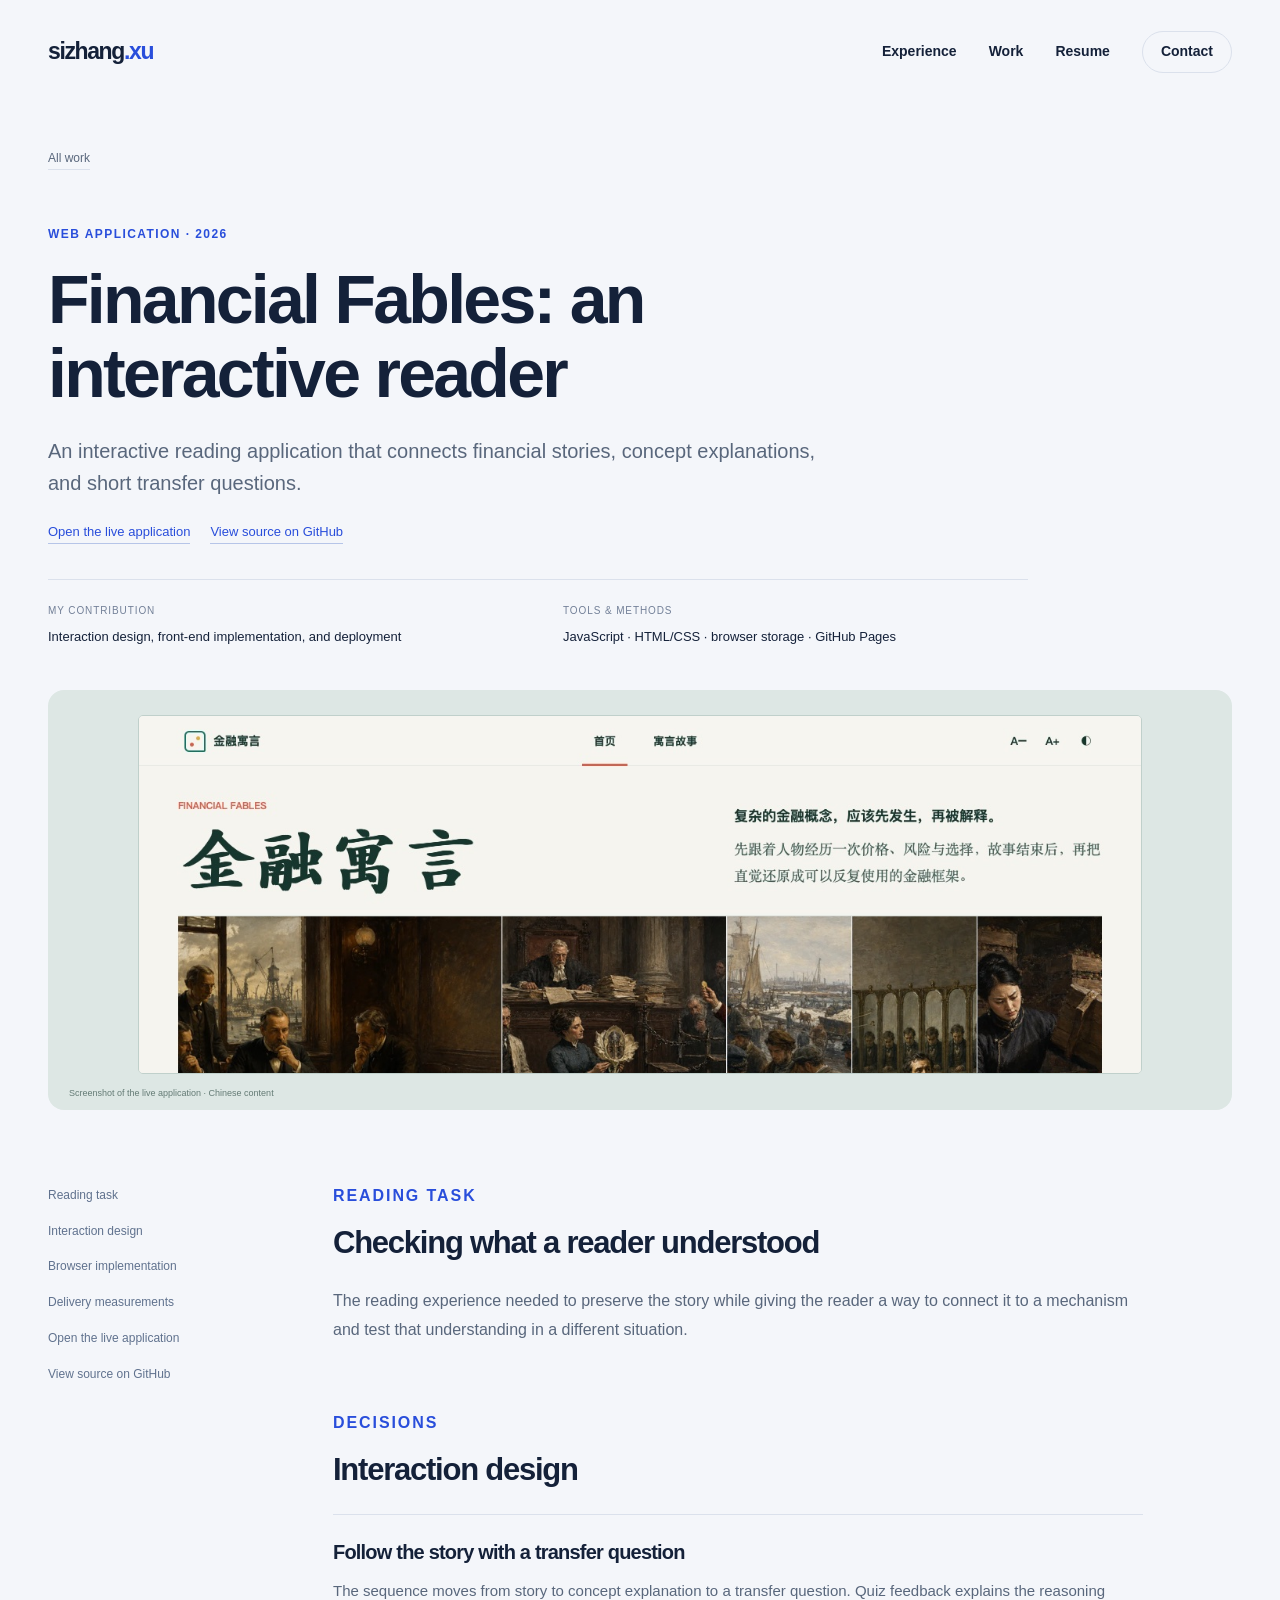
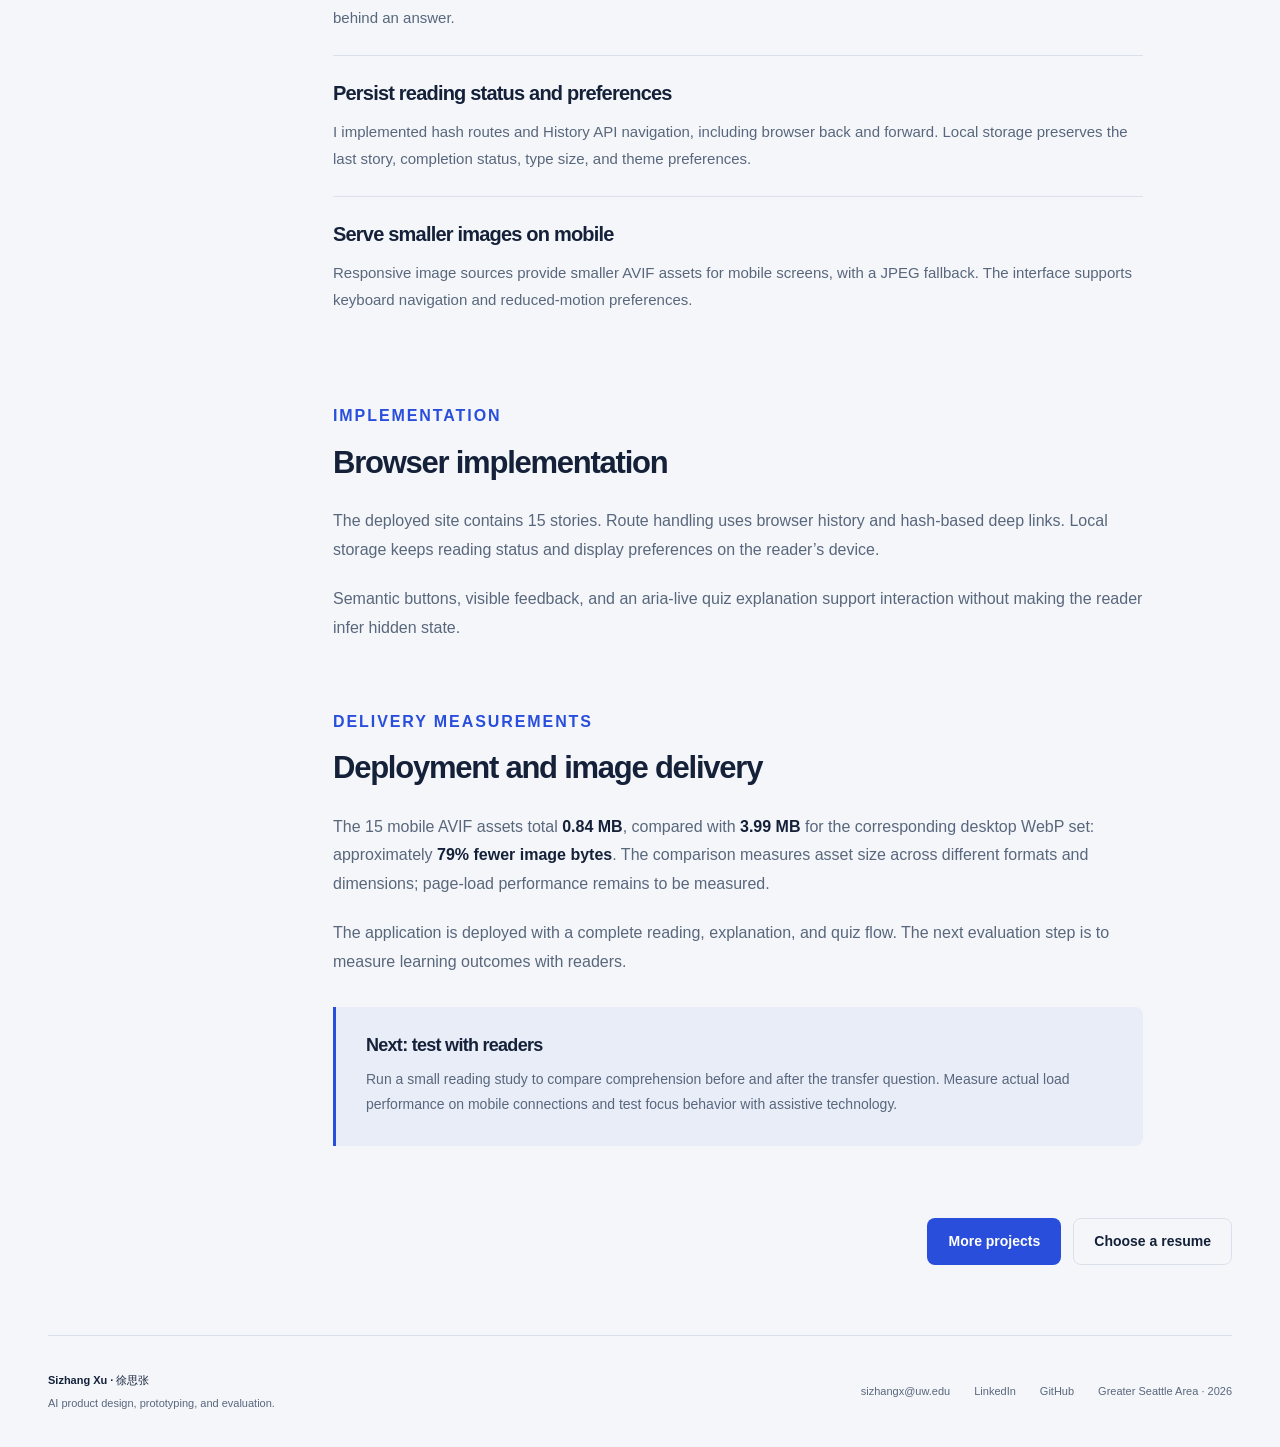
<file: reader.html>
<!doctype html><html lang="en"><head><meta charset="utf-8"><meta name="viewport" content="width=device-width,initial-scale=1"><meta name="description" content="An interactive reading application that connects financial stories, concept explanations, and short transfer questions."><meta name="theme-color" content="#f4f6fa"><title>Financial Fables: an interactive reader · Sizhang Xu</title><link rel="icon" href="assets/favicon.svg" type="image/svg+xml"><link rel="stylesheet" href="styles.css?v=20261101-introduction"><script src="app.js?v=20261029-refined" defer></script><link rel="canonical" href="https://xuxu8421.github.io/reader.html"><meta property="og:url" content="https://xuxu8421.github.io/reader.html"><meta property="og:type" content="website"><meta property="og:site_name" content="Sizhang Xu"><meta property="og:title" content="Financial Fables: an interactive reader · Sizhang Xu"><meta property="og:description" content="An interactive reading application that connects financial stories, concept explanations, and short transfer questions."></head><body><a class="skip" href="#main">Skip to content</a><header class="nav wrap"><a class="wordmark" href="index.html" aria-label="Sizhang Xu home">sizhang<span>.xu</span></a><nav aria-label="Main navigation"><a href="index.html#experience">Experience</a><a href="index.html#work">Work</a><a href="index.html#resume">Resume</a><a class="contact-link" href="mailto:sizhangx@uw.edu">Contact</a></nav></header><main id="main"><article class="case wrap"><a class="back-link" href="index.html#work">All work</a><header class="case-header"><p class="eyebrow">WEB APPLICATION · 2026</p><h1>Financial Fables: an interactive reader</h1><p class="case-intro">An interactive reading application that connects financial stories, concept explanations, and short transfer questions.</p><div class="case-evidence"><a href="https://xuxu8421.github.io/financial-fables/" target="_blank" rel="noopener noreferrer">Open the live application</a><a href="https://github.com/xuxu8421/financial-fables" target="_blank" rel="noopener noreferrer">View source on GitHub</a></div><div class="case-facts"><div><small>My contribution</small><strong>Interaction design, front-end implementation, and deployment</strong></div><div><small>Tools &amp; methods</small><strong>JavaScript · HTML/CSS · browser storage · GitHub Pages</strong></div></div></header><div class="case-visual case-visual-reader"><figure class="screen-visual"><img src="assets/reader-interface.jpg" alt="Financial Fables: the deployed reading application with illustrated stories and text-size controls" width="1280" height="850" loading="lazy"><figcaption>Screenshot of the live application · Chinese content</figcaption></figure></div><div class="case-body"><aside><a href="#problem">Reading task</a><a href="#decisions">Interaction design</a><a href="#implementation">Browser implementation</a><a href="#results">Delivery measurements</a><a href="https://xuxu8421.github.io/financial-fables/" target="_blank" rel="noopener noreferrer">Open the live application</a><a href="https://github.com/xuxu8421/financial-fables" target="_blank" rel="noopener noreferrer">View source on GitHub</a></aside><div class="case-narrative"><section id="problem"><p class="eyebrow">Reading task</p><h2>Checking what a reader understood</h2><p>The reading experience needed to preserve the story while giving the reader a way to connect it to a mechanism and test that understanding in a different situation.</p></section><section id="decisions"><p class="eyebrow">DECISIONS</p><h2>Interaction design</h2><div class="decisions"><article><h3>Follow the story with a transfer question</h3><p>The sequence moves from story to concept explanation to a transfer question. Quiz feedback explains the reasoning behind an answer.</p></article><article><h3>Persist reading status and preferences</h3><p>I implemented hash routes and History API navigation, including browser back and forward. Local storage preserves the last story, completion status, type size, and theme preferences.</p></article><article><h3>Serve smaller images on mobile</h3><p>Responsive image sources provide smaller AVIF assets for mobile screens, with a JPEG fallback. The interface supports keyboard navigation and reduced-motion preferences.</p></article></div></section><section id="implementation"><p class="eyebrow">IMPLEMENTATION</p><h2>Browser implementation</h2><p>The deployed site contains 15 stories. Route handling uses browser history and hash-based deep links. Local storage keeps reading status and display preferences on the reader’s device.</p><p>Semantic buttons, visible feedback, and an aria-live quiz explanation support interaction without making the reader infer hidden state.</p></section><section id="results"><p class="eyebrow">Delivery measurements</p><h2>Deployment and image delivery</h2><p>The 15 mobile AVIF assets total <strong>0.84 MB</strong>, compared with <strong>3.99 MB</strong> for the corresponding desktop WebP set: approximately <strong>79% fewer image bytes</strong>. The comparison measures asset size across different formats and dimensions; page-load performance remains to be measured.</p><p>The application is deployed with a complete reading, explanation, and quiz flow. The next evaluation step is to measure learning outcomes with readers.</p><div class="reflection"><h3>Next: test with readers</h3><p>Run a small reading study to compare comprehension before and after the transfer question. Measure actual load performance on mobile connections and test focus behavior with assistive technology.</p></div></section></div></div><div class="case-end"><a class="button primary" href="index.html#work">More projects</a><a class="button secondary" href="index.html#resume">Choose a resume</a></div></article></main><footer class="wrap footer"><div><strong>Sizhang Xu · 徐思张</strong><p>AI product design, prototyping, and evaluation.</p></div><div><a href="mailto:sizhangx@uw.edu">sizhangx@uw.edu</a><a href="https://www.linkedin.com/in/sizhang-xu-22938a28b/" target="_blank" rel="noopener noreferrer">LinkedIn</a><a href="https://github.com/xuxu8421" target="_blank" rel="noopener noreferrer">GitHub</a><span>Greater Seattle Area · 2026</span></div></footer></body></html>
</file>
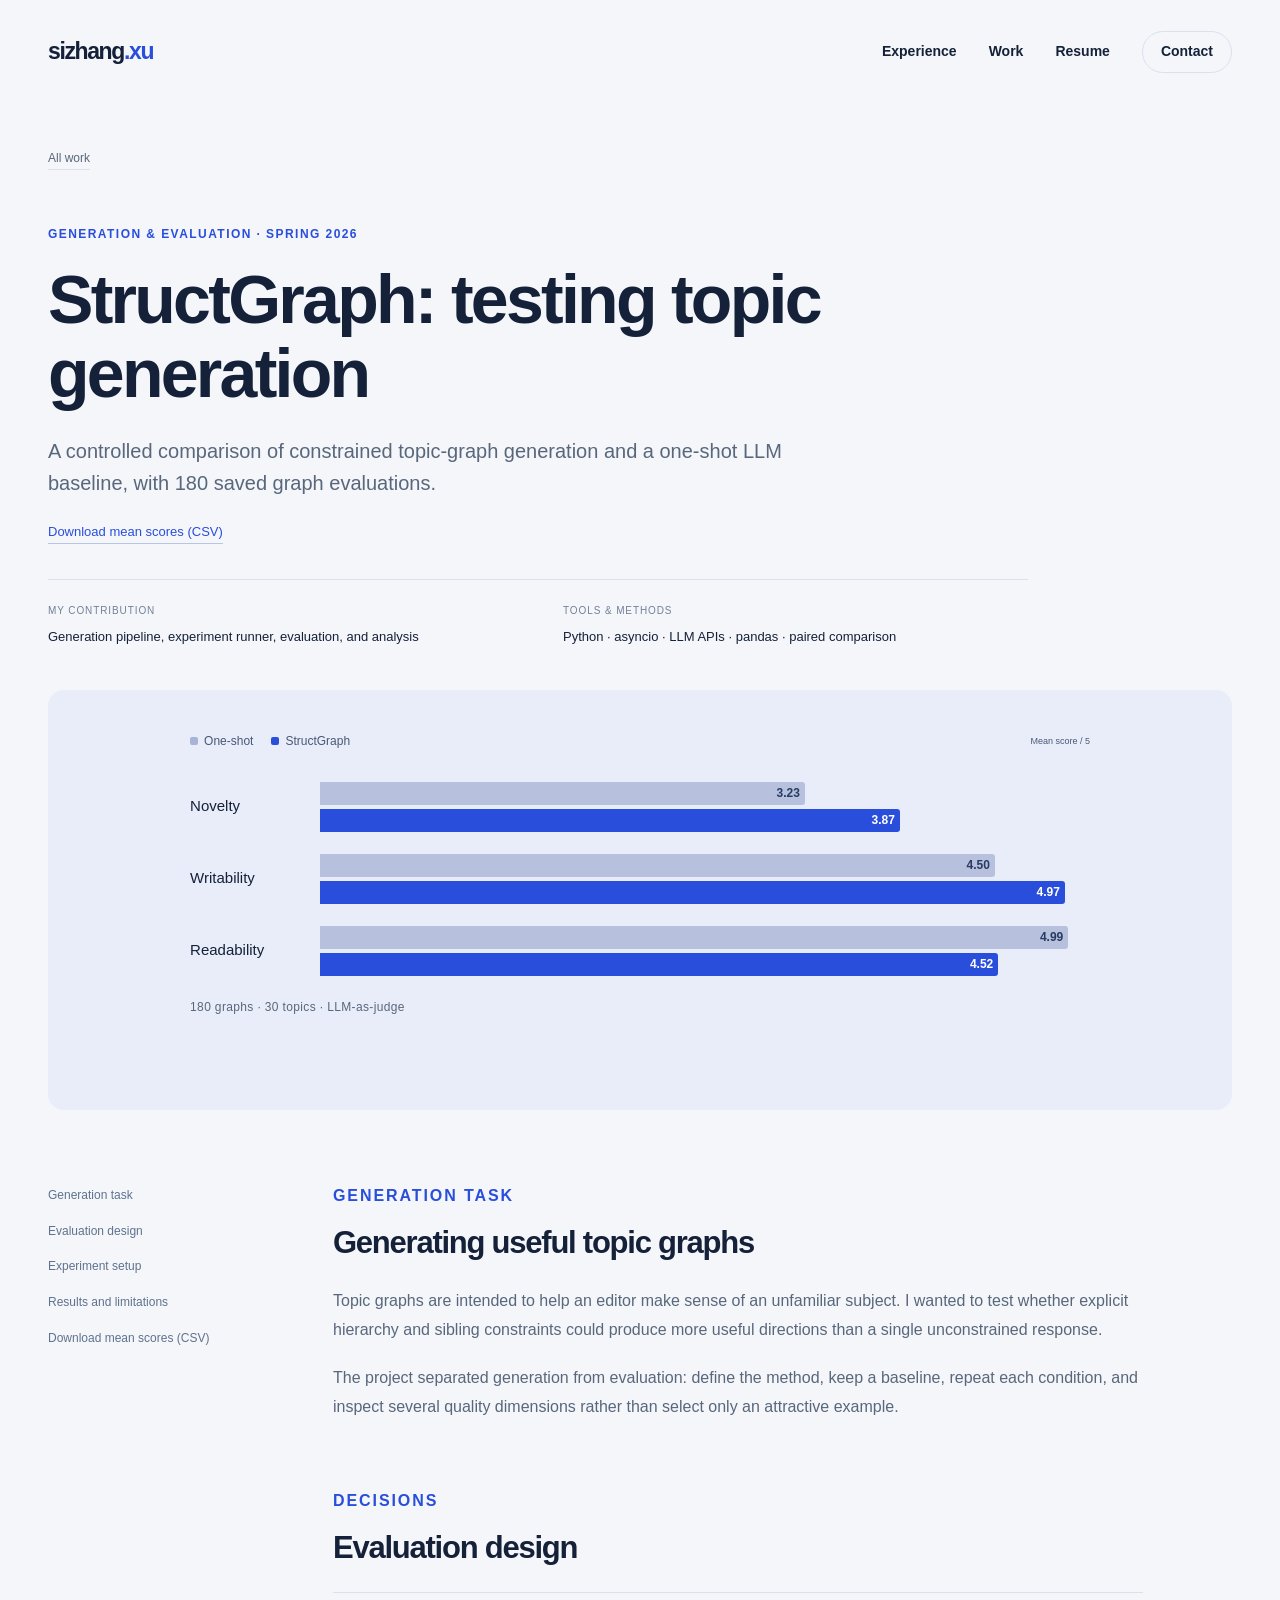
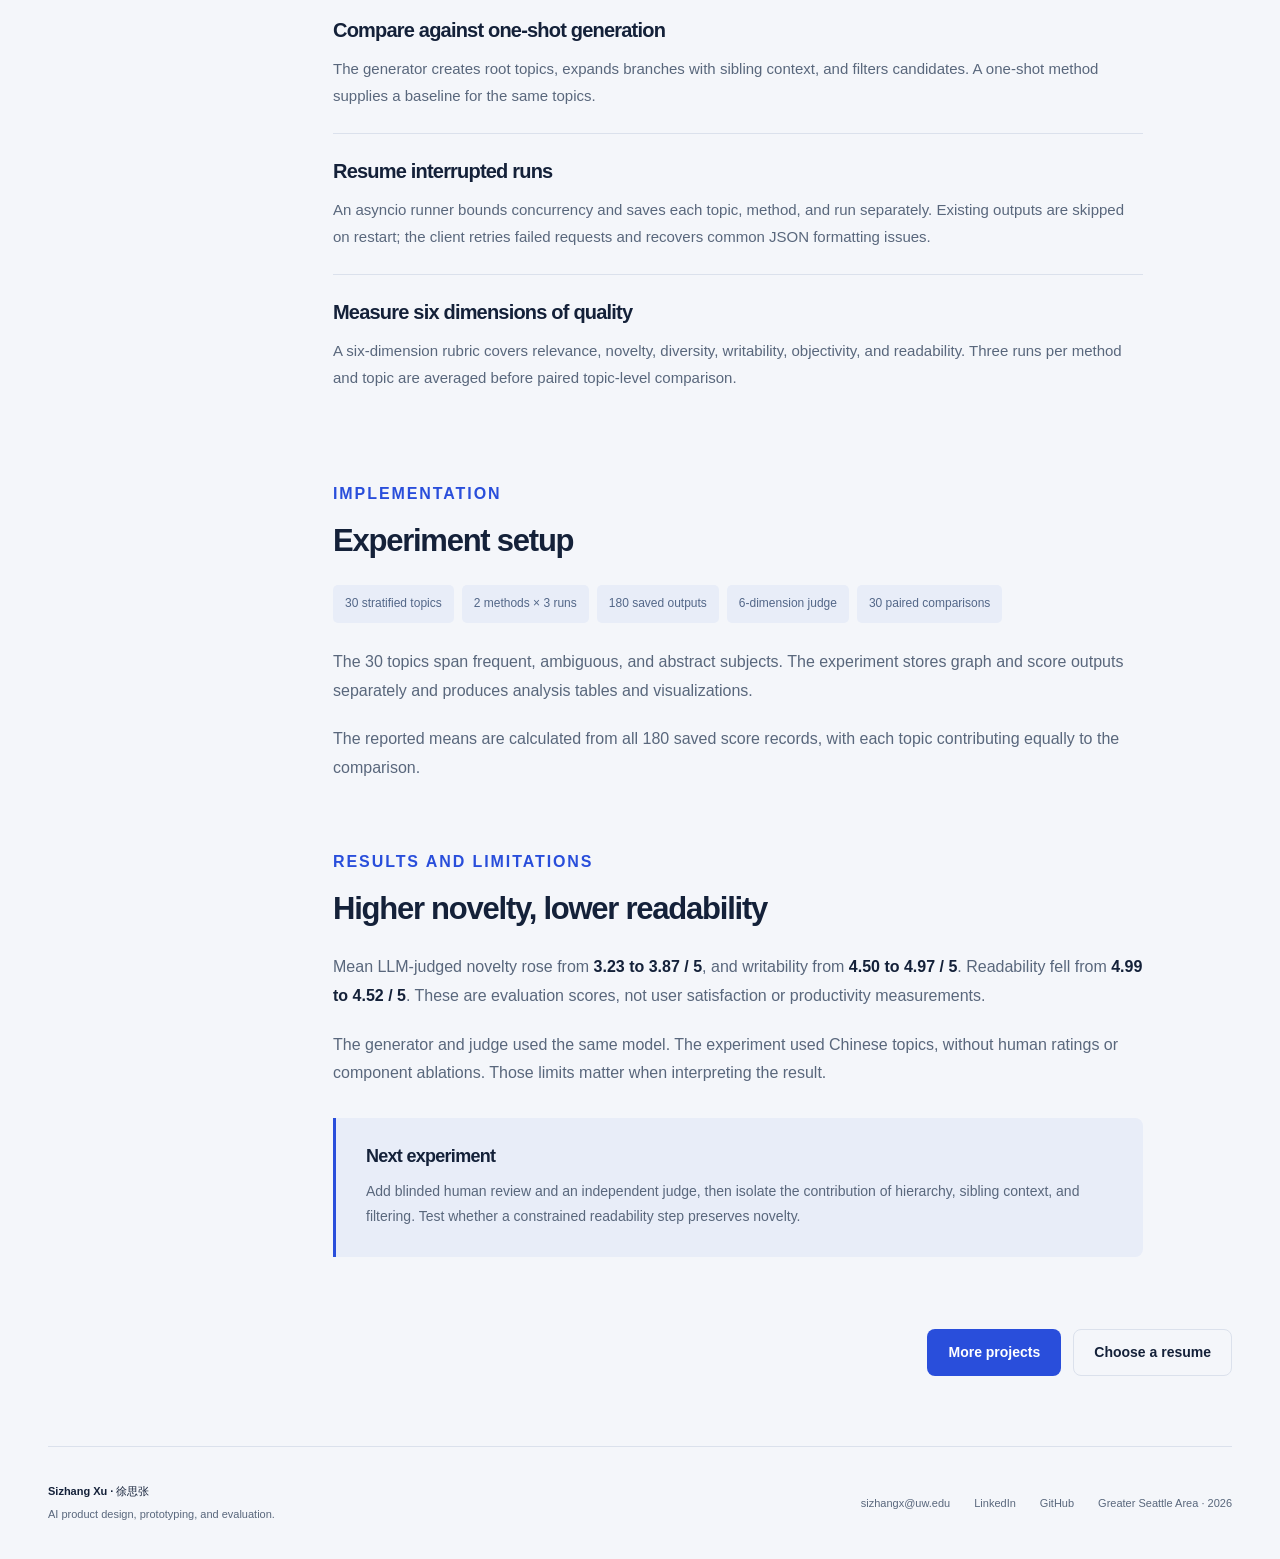
<file: structgraph.html>
<!doctype html><html lang="en"><head><meta charset="utf-8"><meta name="viewport" content="width=device-width,initial-scale=1"><meta name="description" content="A controlled comparison of constrained topic-graph generation and a one-shot LLM baseline, with 180 saved graph evaluations."><meta name="theme-color" content="#f4f6fa"><title>StructGraph: testing topic generation · Sizhang Xu</title><link rel="icon" href="assets/favicon.svg" type="image/svg+xml"><link rel="stylesheet" href="styles.css?v=20261101-introduction"><script src="app.js?v=20261029-refined" defer></script><link rel="canonical" href="https://xuxu8421.github.io/structgraph.html"><meta property="og:url" content="https://xuxu8421.github.io/structgraph.html"><meta property="og:type" content="website"><meta property="og:site_name" content="Sizhang Xu"><meta property="og:title" content="StructGraph: testing topic generation · Sizhang Xu"><meta property="og:description" content="A controlled comparison of constrained topic-graph generation and a one-shot LLM baseline, with 180 saved graph evaluations."></head><body><a class="skip" href="#main">Skip to content</a><header class="nav wrap"><a class="wordmark" href="index.html" aria-label="Sizhang Xu home">sizhang<span>.xu</span></a><nav aria-label="Main navigation"><a href="index.html#experience">Experience</a><a href="index.html#work">Work</a><a href="index.html#resume">Resume</a><a class="contact-link" href="mailto:sizhangx@uw.edu">Contact</a></nav></header><main id="main"><article class="case wrap"><a class="back-link" href="index.html#work">All work</a><header class="case-header"><p class="eyebrow">GENERATION & EVALUATION · SPRING 2026</p><h1>StructGraph: testing topic generation</h1><p class="case-intro">A controlled comparison of constrained topic-graph generation and a one-shot LLM baseline, with 180 saved graph evaluations.</p><div class="case-evidence"><a href="assets/structgraph-scores.csv" download>Download mean scores (CSV)</a></div><div class="case-facts"><div><small>My contribution</small><strong>Generation pipeline, experiment runner, evaluation, and analysis</strong></div><div><small>Tools &amp; methods</small><strong>Python · asyncio · LLM APIs · pandas · paired comparison</strong></div></div></header><div class="case-visual case-visual-structgraph"><div class="chart"><div class="chart-legend"><span class="baseline-key">One-shot</span><span class="method-key">StructGraph</span><span>Mean score / 5</span></div><div class="chart-row"><span>Novelty</span><div class="bar-pair"><div class="bar baseline" style="--value:64.666%"><b>3.23</b></div><div class="bar method" style="--value:77.33399999999999%"><b>3.87</b></div></div></div><div class="chart-row"><span>Writability</span><div class="bar-pair"><div class="bar baseline" style="--value:90.0%"><b>4.50</b></div><div class="bar method" style="--value:99.33400000000002%"><b>4.97</b></div></div></div><div class="chart-row"><span>Readability</span><div class="bar-pair"><div class="bar baseline" style="--value:99.778%"><b>4.99</b></div><div class="bar method" style="--value:90.44399999999999%"><b>4.52</b></div></div></div><p class="chart-note">180 graphs · 30 topics · LLM-as-judge</p></div></div><div class="case-body"><aside><a href="#problem">Generation task</a><a href="#decisions">Evaluation design</a><a href="#implementation">Experiment setup</a><a href="#results">Results and limitations</a><a href="assets/structgraph-scores.csv" download>Download mean scores (CSV)</a></aside><div class="case-narrative"><section id="problem"><p class="eyebrow">Generation task</p><h2>Generating useful topic graphs</h2><p>Topic graphs are intended to help an editor make sense of an unfamiliar subject. I wanted to test whether explicit hierarchy and sibling constraints could produce more useful directions than a single unconstrained response.</p><p>The project separated generation from evaluation: define the method, keep a baseline, repeat each condition, and inspect several quality dimensions rather than select only an attractive example.</p></section><section id="decisions"><p class="eyebrow">DECISIONS</p><h2>Evaluation design</h2><div class="decisions"><article><h3>Compare against one-shot generation</h3><p>The generator creates root topics, expands branches with sibling context, and filters candidates. A one-shot method supplies a baseline for the same topics.</p></article><article><h3>Resume interrupted runs</h3><p>An asyncio runner bounds concurrency and saves each topic, method, and run separately. Existing outputs are skipped on restart; the client retries failed requests and recovers common JSON formatting issues.</p></article><article><h3>Measure six dimensions of quality</h3><p>A six-dimension rubric covers relevance, novelty, diversity, writability, objectivity, and readability. Three runs per method and topic are averaged before paired topic-level comparison.</p></article></div></section><section id="implementation"><p class="eyebrow">IMPLEMENTATION</p><h2>Experiment setup</h2><div class="pipeline"><span>30 stratified topics</span><span>2 methods × 3 runs</span><span>180 saved outputs</span><span>6-dimension judge</span><span>30 paired comparisons</span></div><p>The 30 topics span frequent, ambiguous, and abstract subjects. The experiment stores graph and score outputs separately and produces analysis tables and visualizations.</p><p>The reported means are calculated from all 180 saved score records, with each topic contributing equally to the comparison.</p></section><section id="results"><p class="eyebrow">Results and limitations</p><h2>Higher novelty, lower readability</h2><p>Mean LLM-judged novelty rose from <strong>3.23 to 3.87 / 5</strong>, and writability from <strong>4.50 to 4.97 / 5</strong>. Readability fell from <strong>4.99 to 4.52 / 5</strong>. These are evaluation scores, not user satisfaction or productivity measurements.</p><p>The generator and judge used the same model. The experiment used Chinese topics, without human ratings or component ablations. Those limits matter when interpreting the result.</p><div class="reflection"><h3>Next experiment</h3><p>Add blinded human review and an independent judge, then isolate the contribution of hierarchy, sibling context, and filtering. Test whether a constrained readability step preserves novelty.</p></div></section></div></div><div class="case-end"><a class="button primary" href="index.html#work">More projects</a><a class="button secondary" href="index.html#resume">Choose a resume</a></div></article></main><footer class="wrap footer"><div><strong>Sizhang Xu · 徐思张</strong><p>AI product design, prototyping, and evaluation.</p></div><div><a href="mailto:sizhangx@uw.edu">sizhangx@uw.edu</a><a href="https://www.linkedin.com/in/sizhang-xu-22938a28b/" target="_blank" rel="noopener noreferrer">LinkedIn</a><a href="https://github.com/xuxu8421" target="_blank" rel="noopener noreferrer">GitHub</a><span>Greater Seattle Area · 2026</span></div></footer></body></html>
</file>
<file: styles.css>
@charset "UTF-8";
:root{--bg:#f4f6fa;--paper:#fff;--ink:#142139;--muted:#59677c;--blue:#294edb;--line:#dbe1ec;--soft:#e8edf8;--radius:24px;font-family:"Avenir Next",Avenir,Inter,-apple-system,BlinkMacSystemFont,"Segoe UI",sans-serif;color:var(--ink);background:var(--bg);font-synthesis:none}
*{box-sizing:border-box}html{scroll-behavior:smooth;scroll-padding-top:32px}body{margin:0;font-size:16px;line-height:1.65}a{color:inherit;text-decoration:none}button{font:inherit;cursor:pointer}button,a{-webkit-tap-highlight-color:transparent}button:focus-visible,a:focus-visible{outline:3px solid #5878f1;outline-offset:5px}img{display:block;max-width:100%}h1,h2,h3,h4,p,figure{margin:0}p+p{margin-top:20px}h1,h2,h3,h4{line-height:1.15;letter-spacing:-.04em}p{color:var(--muted)}.wrap{width:min(100% - 96px,1240px);margin-inline:auto}.skip{position:fixed;top:-100px;left:20px;z-index:100;padding:12px 24px;background:white}.skip:focus{top:10px}.nav{height:104px;display:flex;align-items:center;justify-content:space-between}.wordmark{font-size:23px;letter-spacing:-.06em;font-weight:700}.wordmark span{color:var(--blue)}.nav nav{display:flex;gap:32px;align-items:center;font-size:14px;font-weight:600}.nav nav a:hover,.text-link:hover,.back-link:hover{color:var(--blue)}.contact-link{border:1px solid var(--line);padding:8px 18px;border-radius:99px}.eyebrow{font-size:12px;font-weight:650;letter-spacing:.12em;text-transform:uppercase;color:var(--blue)}.hero{display:grid;grid-template-columns:1.1fr 1fr;align-items:center;gap:65px;padding-top:35px;padding-bottom:112px}.hero-copy{padding:20px 0}.hero h1{font-size:clamp(42px,5.8vw,77px);font-weight:600;line-height:1.04;margin:26px 0;letter-spacing:-.065em}.hero h1>span{color:var(--blue)}.hero-summary{font-size:20px;line-height:1.55;max-width:440px;color:#34435c}.hero-context{font-size:14px;line-height:1.7;max-width:425px;margin-top:24px}.hero-actions{display:flex;gap:12px;margin-top:32px;flex-wrap:wrap}.button{display:inline-flex;align-items:center;justify-content:center;border:1px solid transparent;min-height:46px;padding:11px 20px;border-radius:8px;font-size:14px;font-weight:600;transition:background .2s,transform .2s}.button:hover{transform:translateY(-2px)}.primary{background:var(--blue);color:white}.primary:hover{background:#203fb6}.secondary{border-color:var(--line);background:transparent}.secondary:hover{background:var(--soft)}.portrait{position:relative;align-self:stretch;min-height:540px;max-height:640px;border-radius:12px 90px 12px 12px;overflow:hidden;background:#cbd2dc}.portrait img{height:100%;width:100%;object-fit:cover;object-position:50% 30%;filter:saturate(.86)}.portrait:after{content:"";position:absolute;inset:55% 0 0;background:linear-gradient(transparent,rgba(10,19,34,.68));pointer-events:none}.portrait figcaption{position:absolute;z-index:1;bottom:26px;left:25px;right:25px;display:flex;justify-content:space-between;gap:14px;color:white;font-size:11px;letter-spacing:.02em}.section-heading{display:flex;justify-content:space-between;align-items:flex-end;gap:50px;margin-bottom:44px}.section-heading h2,.about-grid h2{font-size:clamp(32px,3.6vw,48px);font-weight:550;line-height:1.12;margin-top:14px}.section-heading>p{max-width:365px;font-size:15px}.lens-controls>span{display:block;font-size:12px;color:var(--muted);margin-bottom:10px}.lens-controls>div{display:flex;padding:4px;border-radius:99px;background:#e5eaf4}.lens-controls button{font-size:13px;font-weight:600;border:0;background:transparent;color:var(--muted);padding:9px 16px;border-radius:99px;min-height:40px}.lens-controls button[aria-pressed=true]{background:var(--paper);color:var(--blue);box-shadow:0 2px 8px #1e2b4010}.work-section{padding-bottom:110px}.project-grid{display:grid;grid-template-columns:1fr 1fr;gap:62px 32px}.project-art{display:block;height:320px;border-radius:14px;overflow:hidden;transition:transform .3s}.project-art:hover{transform:translateY(-4px)}.project-copy{padding:24px 4px 0}.project-copy h3{font-size:26px;max-width:480px;font-weight:600;margin:12px 0}.project-copy>p{font-size:16px;min-height:80px}.project-meta{font-size:11px;letter-spacing:.025em;color:#6d7890;margin:20px 0 14px}.text-link{display:inline-block;font-size:13px;font-weight:650;border-bottom:1px solid #aebcd9;padding-bottom:3px}.art-osa{background:#15233d;color:#edf3ff}.system-visual{height:100%;min-height:320px;position:relative;display:flex;flex-direction:column;align-items:center;justify-content:center;padding:35px 32px 52px;background:radial-gradient(ellipse at 48% 45%,#2d4471,transparent 65%),#15233d;color:#edf3ff}.system-inputs,.system-outputs{display:flex;gap:16px}.system-inputs span,.system-outputs span{font-size:11px;border:1px solid #ffffff29;border-radius:5px;padding:7px 14px;background:#ffffff08}.flow-line{height:22px;border-left:1px solid #9cb3df76}.system-core{text-align:center;min-width:230px;padding:12px 24px;border:1px solid #b5c8ff5c;border-radius:10px;background:#182942bb;box-shadow:0 0 50px #4f71d21a}.system-core small{font-size:10px;color:#aabfe7;letter-spacing:.04em}.system-core strong{display:block;font-size:17px;font-weight:550;margin:3px 0 9px}.pulse-track{display:flex;align-items:center;gap:4px;justify-content:center;height:18px}.pulse-track i{width:3px;height:6px;background:#9db7ff;border-radius:2px;animation:pulse 3s ease-in-out infinite}.pulse-track i:nth-child(3n){height:17px;animation-delay:.5s}.pulse-track i:nth-child(3n + 1){height:11px;animation-delay:1s}.visual-caption{font-size:10px;color:#93a5c9;position:absolute;bottom:18px}.art-structgraph{background:#e6eaf9}.chart{height:100%;padding:38px 34px 26px;background:#e9edf9}.chart-legend{display:flex;align-items:center;gap:18px;font-size:10px;color:#485876;margin-bottom:23px}.chart-legend>span:last-child{margin-left:auto;font-size:9px}.baseline-key:before,.method-key:before{content:"";display:inline-block;width:8px;height:8px;margin-right:6px;border-radius:2px;background:#a8b4d6}.method-key:before{background:var(--blue)}.chart-row{display:grid;grid-template-columns:85px 1fr;gap:10px;align-items:center;margin-bottom:15px;font-size:11px}.bar-pair{display:grid;gap:4px;padding-right:20px}.bar{height:17px;width:var(--value);border-radius:0 3px 3px 0;position:relative;min-width:20px}.bar b{position:absolute;right:5px;line-height:17px;font-size:10px;font-weight:550}.baseline{background:#b7c1de;color:#283b62}.method{background:var(--blue);color:white}.chart-note{font-size:10px;letter-spacing:.03em;margin-top:16px}.bridge-visual{height:100%;display:flex;flex-direction:column;align-items:center;justify-content:center;background:#dddffa;background-image:radial-gradient(#6975bf30 .8px,transparent .8px);background-size:15px 15px}.bridge-visual>span{background:#f7f7ff;border:1px solid #b6bde1;padding:10px 25px;border-radius:8px;font-size:12px;min-width:170px;text-align:center}.bridge-visual>strong{color:white;background:#5359a9;padding:14px 30px;border-radius:8px;box-shadow:0 6px 25px #5259a93a;font-size:17px;font-weight:500}.bridge-wire{height:22px;border-left:1px dashed #9299ca}.bridge-visual p{font-size:10px;color:#606997;margin-top:24px}.reader-visual{height:100%;background:#deeae8;display:flex;align-items:center;padding:40px;gap:30px;position:relative}.reader-number{font-size:128px;font-weight:450;letter-spacing:-.1em;line-height:1;color:#38675f;font-family:Georgia,serif}.reader-visual small{font-size:10px;letter-spacing:.07em;text-transform:uppercase;color:#648078}.reader-visual strong{font-size:25px;line-height:1.3;display:block;margin-top:10px;font-weight:500;letter-spacing:-.04em;color:#284e48}.reader-detail{position:absolute;bottom:25px;left:40px;font-size:10px;color:#6e8780}.experience-section{background:#e9eef7;padding:90px 0}.timeline{border-top:1px solid #cbd5e6}.timeline article{display:grid;grid-template-columns:240px 1fr;border-bottom:1px solid #cbd5e6;padding:36px 0;gap:40px}.timeline-date{font-size:11px;letter-spacing:.09em;color:#6a7891;padding-top:4px}.timeline h3{font-size:24px;font-weight:600;letter-spacing:-.035em}.timeline h3 span{color:#75829a;font-weight:400;margin-left:9px}.timeline h4{font-size:14px;letter-spacing:0;font-weight:500;color:var(--blue);margin-top:10px}.timeline p{font-size:15px;max-width:735px;margin-top:20px}.timeline .text-link{margin-top:18px}.archive-section{padding:100px 0}.archive-grid{display:grid;grid-template-columns:1fr 1fr;gap:32px}.gallery-card{text-align:left;border:0;padding:0;background:white;border-radius:12px;overflow:hidden;color:var(--ink)}.gallery-card img{width:100%;aspect-ratio:1.5;object-fit:contain;background:#111520;transition:filter .25s}.gallery-card:hover img{filter:brightness(1.07)}.gallery-card>span{display:block;padding:21px 24px}.gallery-card strong{display:block;font-size:20px;font-weight:600;letter-spacing:-.025em}.gallery-card small{display:block;color:var(--muted);font-size:12px;margin-top:4px}.subtle{font-size:12px!important;color:#758097;margin-top:20px}.about-section{background:#15233d;color:white;padding:95px 0}.about-grid{display:grid;grid-template-columns:1.2fr 1fr;gap:100px}.about-grid .eyebrow{color:#9aafff}.about-grid h2{margin-bottom:30px}.about-grid p{font-size:15px;color:#bbc7dc}.education{margin-top:35px;border-top:1px solid #ffffff23;padding-top:25px}.education p+p{margin-top:18px}.education strong{display:block;font-size:14px;color:#e9edf5;font-weight:550}.education span{font-size:12px;color:#9cadc8;display:block;margin-top:2px}.resume-panel{padding:32px;border:1px solid #ffffff26;border-radius:14px;align-self:start;margin-top:6px;background:#ffffff04}.resume-panel h3{font-size:28px;font-weight:550;margin-bottom:8px}.resume-panel>p{font-size:13px;margin-bottom:20px}.resume-panel>a{display:flex;justify-content:space-between;align-items:center;gap:20px;padding:18px 0;border-bottom:1px solid #ffffff20;font-size:14px}.resume-panel>a span{font-size:10px;color:#91a4c7}.resume-panel>a:hover{color:#a6baff}.contact{margin-top:38px}.contact>span{display:block;font-size:11px;color:#94a6c7;margin-bottom:8px}.contact a{font-size:17px;overflow-wrap:anywhere}.footer{display:flex;align-items:center;justify-content:space-between;padding:35px 0;gap:30px;font-size:11px}.footer strong{font-weight:600}.footer p{font-size:11px;margin-top:5px}.footer>div:last-child{display:flex;gap:24px;flex-wrap:wrap;color:var(--muted)}.gallery-dialog{border:0;border-radius:16px;padding:20px;background:#f4f6fa;max-width:min(95vw,1200px);max-height:94vh;color:var(--ink);box-shadow:0 30px 150px #0005}.gallery-dialog::backdrop{background:#111b32d9;backdrop-filter:blur(6px)}.gallery-dialog>img{max-height:72vh;max-width:100%;object-fit:contain;margin:auto}.gallery-toolbar{display:flex;align-items:center;justify-content:space-between;gap:15px;padding:8px 0}.gallery-toolbar h2{font-size:16px;font-weight:600}.gallery-toolbar button{background:#e3e9f6;color:var(--ink);border:0;border-radius:6px;padding:10px 16px;font-size:12px;min-height:42px}.gallery-toolbar span{font-size:12px}.case{padding-top:40px}.back-link{font-size:12px;color:var(--muted);border-bottom:1px solid var(--line);padding-bottom:4px}.case-header{padding:55px 0 42px;max-width:980px}.case-header h1{font-size:clamp(40px,5.5vw,68px);font-weight:550;line-height:1.08;margin:18px 0 25px;max-width:880px}.case-intro{font-size:20px;max-width:800px;line-height:1.6}.case-facts{display:grid;grid-template-columns:1fr 1fr;gap:50px;border-top:1px solid var(--line);margin-top:35px;padding-top:23px}.case-facts small{display:block;font-size:10px;text-transform:uppercase;letter-spacing:.09em;color:#738098;margin-bottom:8px}.case-facts strong{font-size:13px;font-weight:500;line-height:1.6;display:block;max-width:400px}.case-visual{height:420px;border-radius:16px;overflow:hidden}.case-visual .system-visual{min-height:420px}.case-visual .system-inputs span,.case-visual .system-outputs span{font-size:13px;padding:10px 24px}.case-visual .system-core{padding:20px 50px}.case-visual .system-core strong{font-size:24px}.case-visual .flow-line{height:28px}.case-visual .chart{padding:42px max(50px,12%)}.case-visual .chart-row{font-size:15px;grid-template-columns:120px 1fr;margin-bottom:22px}.case-visual .chart-legend{font-size:12px;margin-bottom:30px}.case-visual .bar{height:23px}.case-visual .bar b{font-size:12px;line-height:23px}.case-visual .chart-note{font-size:12px}.case-visual .bridge-visual strong{font-size:25px;padding:18px 45px}.case-visual .bridge-visual>span{font-size:16px;padding:12px 40px}.case-visual .reader-visual{justify-content:center;gap:60px}.case-visual .reader-number{font-size:230px}.case-visual .reader-visual strong{font-size:40px}.case-visual .reader-detail{left:50%;transform:translateX(-50%)}.case-body{display:grid;grid-template-columns:210px 1fr;gap:75px;padding:72px 0}.case-body aside{position:sticky;top:35px;align-self:start;display:flex;flex-direction:column;gap:16px;font-size:12px;padding-top:4px}.case-body aside a{color:#60728e}.case-body aside a:hover{color:var(--blue)}.case-narrative{max-width:810px}.case-narrative section+section{margin-top:65px}.case-narrative h2{font-size:34px;font-weight:550;line-height:1.2;margin:13px 0 26px}.case-narrative p{font-size:16px;line-height:1.8}.case-narrative p strong{color:var(--ink);font-weight:600}.decisions{display:grid;gap:0}.decisions article{border-top:1px solid var(--line);padding:24px 0}.decisions h3{font-size:20px;font-weight:550;line-height:1.3;margin-bottom:12px}.decisions p{font-size:15px}.reflection{padding:28px 30px;background:#e8edf8;border-left:3px solid var(--blue);border-radius:0 8px 8px 0;margin-top:30px}.reflection h3{font-size:18px;font-weight:600;margin-bottom:12px}.reflection p{font-size:14px}.case-end{padding:0 0 70px;display:flex;gap:12px;justify-content:flex-end;border-bottom:1px solid var(--line)}.pipeline{display:flex;flex-wrap:wrap;gap:8px;margin-bottom:25px}.pipeline span{padding:9px 12px;border-radius:5px;background:var(--soft);color:#536788;font-size:12px}.simulator{background:white;border:1px solid var(--line);border-radius:12px;padding:28px;margin-top:30px}.sim-head{display:flex;align-items:center;justify-content:space-between;gap:15px}.sim-head h3{font-size:20px;font-weight:600}.sim-head span{font-size:10px;color:#7b879f}.sim-states{display:flex;gap:5px;margin:25px 0}.sim-states span{flex:1;background:var(--bg);text-align:center;font-size:11px;padding:8px 2px;border-radius:5px;color:#7b879f}.sim-states span.active{background:var(--blue);color:white}#simText{font-size:14px;min-height:70px;margin-bottom:18px}.simulator .button{font-size:12px}.simulator .subtle{line-height:1.6}.evaluation-visual{height:100%;display:flex;align-items:center;justify-content:center;background:#e8eafa;gap:22px;padding:40px}.evaluation-visual>div{padding:22px;background:white;border:1px solid #d0d6ec;border-radius:10px}.evaluation-visual strong{display:block;font-size:34px;color:var(--blue)}.evaluation-visual span{display:block;font-size:12px;color:var(--muted)}
.eval-visual{height:100%;display:flex;flex-direction:column;align-items:center;justify-content:center;gap:12px;background:#e8eafa}.eval-visual>span{font-size:12px;color:#75819f}.eval-visual strong{display:block;font-size:20px;line-height:1.3;padding:12px 25px;border:1px solid #ccd4ec;border-radius:8px;background:#f9faff;color:#334c90;font-weight:500;letter-spacing:-.025em}
@keyframes pulse{0%,100%{opacity:.5;transform:scaleY(.6)}50%{opacity:1;transform:scaleY(1)}}
@media(min-width:1600px){.hero{gap:100px}.portrait{max-height:620px}}
@media(max-width:1000px){.wrap{width:calc(100% - 64px)}.hero{gap:36px}.hero h1{font-size:60px}.portrait{min-height:520px}.portrait figcaption{flex-direction:column;gap:0}.project-art{height:300px}.chart{padding:30px 20px}.chart-legend{gap:10px}.reader-visual{padding:28px;gap:22px}.reader-number{font-size:100px}.reader-visual strong{font-size:23px}.timeline article{grid-template-columns:170px 1fr;gap:30px}.about-grid{gap:50px}.case-body{grid-template-columns:155px 1fr;gap:40px}}
@media(max-width:760px){.wrap{width:calc(100% - 40px)}.nav{height:80px}.wordmark{font-size:21px}.nav nav{gap:18px;font-size:12px}.nav .contact-link{display:none}.hero{grid-template-columns:1fr;padding-top:15px;gap:38px;padding-bottom:70px}.hero-copy{padding:15px 0 0}.hero h1{font-size:clamp(47px,10.7vw,76px);margin:20px 0}.hero-summary{font-size:19px;max-width:460px}.hero-context{font-size:13px;margin-top:18px}.hero-actions{margin-top:25px}.portrait{min-height:0;height:470px;max-height:none;border-radius:10px 65px 10px 10px}.portrait img{object-position:50% 30%}.portrait figcaption{flex-direction:row;font-size:10px}.section-heading{flex-direction:column;gap:24px;align-items:flex-start;margin-bottom:30px}.section-heading h2,.about-grid h2{font-size:36px}.section-heading>p{max-width:100%;font-size:14px}.lens-controls{display:flex;flex-wrap:wrap;align-items:center;gap:14px}.lens-controls>span{margin:0}.project-grid{grid-template-columns:1fr;gap:42px}.project-art{height:310px}.project-copy{padding:20px 2px 0}.project-copy h3{font-size:25px;margin-top:10px}.project-copy>p{min-height:0;font-size:15px}.project-meta{margin-top:15px}.work-section{padding-bottom:68px}.experience-section{padding:64px 0}.timeline article{grid-template-columns:1fr;gap:12px;padding:28px 0}.timeline h3{font-size:23px}.timeline h3 span{font-size:19px}.timeline p{font-size:14px;margin-top:16px}.archive-section{padding:65px 0}.archive-grid{grid-template-columns:1fr;gap:24px}.gallery-card>span{padding:18px 22px}.about-section{padding:60px 0}.about-grid{grid-template-columns:1fr;gap:40px}.resume-panel{padding:25px}.footer{flex-direction:column;align-items:flex-start;gap:20px;padding:30px 0}.footer>div:last-child{gap:10px 20px}.case{padding-top:25px}.case-header{padding:35px 0 30px}.case-header h1{font-size:43px;letter-spacing:-.055em}.case-intro{font-size:18px}.case-facts{grid-template-columns:1fr;gap:20px;margin-top:25px}.case-visual{height:330px}.case-visual .system-visual{min-height:330px;padding:30px 15px 48px}.case-visual .system-inputs span,.case-visual .system-outputs span{font-size:10px;padding:7px 12px}.case-visual .system-core{padding:12px 25px}.case-visual .system-core strong{font-size:19px}.case-visual .flow-line{height:23px}.case-visual .chart{padding:28px 20px}.case-visual .chart-row{grid-template-columns:75px 1fr;font-size:11px;margin-bottom:19px}.case-visual .chart-legend{font-size:10px;gap:10px;margin-bottom:26px}.case-visual .chart-legend>span:last-child{font-size:8px}.case-visual .bar{height:21px}.case-visual .bar b{font-size:10px;line-height:21px}.case-visual .chart-note{font-size:10px}.case-visual .reader-visual{gap:25px;padding:30px}.case-visual .reader-number{font-size:105px}.case-visual .reader-visual strong{font-size:24px}.case-visual .reader-detail{width:100%;text-align:center}.case-body{grid-template-columns:1fr;padding:35px 0 45px;gap:30px}.case-body aside{position:static;flex-direction:row;flex-wrap:wrap;gap:12px 20px;padding:0 0 22px;border-bottom:1px solid var(--line);font-size:11px}.case-narrative h2{font-size:29px}.case-narrative section+section{margin-top:45px}.case-narrative p{font-size:16px}.decisions h3{font-size:20px}.decisions p{font-size:15px}.reflection{padding:24px}.reflection p{font-size:14px}.case-end{padding-bottom:45px;justify-content:flex-start}.simulator{padding:20px}.sim-head{align-items:flex-start;flex-direction:column;gap:6px}.sim-head h3{font-size:19px}.sim-states{gap:3px}.sim-states span{font-size:10px}#simText{min-height:100px}.gallery-dialog{padding:12px;max-width:calc(100vw - 20px)}.gallery-toolbar h2{font-size:14px}.gallery-toolbar button{font-size:11px;padding:9px 12px}.gallery-dialog>img{max-height:70vh}.evaluation-visual{gap:9px;padding:20px}.evaluation-visual>div{padding:13px}.evaluation-visual strong{font-size:25px}.evaluation-visual span{font-size:10px}}
@media(prefers-reduced-motion:reduce){html{scroll-behavior:auto}*,*:before,*:after{animation:none!important;transition:none!important}}

/* Revision: quieter headings, actual artifacts, and task-specific project views. */
[hidden]{display:none!important}.hero h1{font-size:clamp(42px,5.3vw,70px);letter-spacing:-.055em}.hero-summary{font-size:18px;line-height:1.65}.hero-context{font-size:13px}.project-evidence{font-size:11px!important;min-height:0!important;color:#64718a;margin:8px 0 15px}.project-meta{margin-bottom:4px}.project-copy h3{font-size:27px}.project-copy>p.lens-copy{min-height:78px}.source-visual{height:100%;display:flex;flex-direction:column;justify-content:center;gap:23px;background:#20283a;color:#e4e9f4;padding:32px}.source-label{font:11px ui-monospace,SFMono-Regular,Menlo,monospace;color:#9aaac7}.source-visual pre{margin:0;font:14px/1.8 ui-monospace,SFMono-Regular,Menlo,monospace;white-space:pre-wrap;overflow-wrap:anywhere}.source-note{font-size:11px;color:#9aaac7}.screen-visual{height:100%;position:relative;padding:20px 20px 32px;background:#dde7e4}.screen-visual img{width:100%;height:100%;object-fit:cover;object-position:top;border:1px solid #c0d0cb;border-radius:5px}.screen-visual figcaption{position:absolute;bottom:9px;left:21px;color:#647b75;font-size:9px}.evaluation-summary{height:100%;display:flex;flex-direction:column;justify-content:center;padding:36px;background:#e7eafa;color:#253e7a}.evaluation-summary>span{font-size:11px;color:#63749a}.review-numbers{display:grid;grid-template-columns:repeat(3,1fr);gap:12px;margin:24px 0}.review-numbers p+p{margin:0}.review-numbers strong{font-size:37px;line-height:1.2;display:block;font-weight:550;color:#2b4dba;letter-spacing:-.05em}.review-numbers small{display:block;font-size:10px;color:#63749a;margin-top:5px}.evaluation-path{font-size:11px!important;line-height:1.7;color:#566b96}.case-evidence{display:flex;flex-wrap:wrap;gap:20px;margin-top:22px;font-size:13px;color:var(--blue)}.case-evidence:empty{display:none}.case-evidence a{border-bottom:1px solid #b6c5e8}.case-visual .source-visual{padding:45px 13%;gap:28px}.case-visual .source-visual pre{font-size:19px}.case-visual .screen-visual{padding:25px 90px 36px}.case-visual .screen-visual img{object-fit:cover;object-position:top}.case-visual .evaluation-summary{padding:40px 14%}.case-visual .review-numbers strong{font-size:57px}.case-visual .review-numbers small{font-size:13px}.case-visual .evaluation-path{font-size:15px!important}.more-resumes{border-bottom:1px solid #ffffff20}.more-resumes summary{cursor:pointer;padding:17px 0;font-size:12px;color:#aabbdc}.more-resumes a{display:flex;justify-content:space-between;padding:12px 0;font-size:13px;color:#dde5f4}.more-resumes a span{font-size:10px;color:#94a5c7}.more-resumes a:hover{color:#a6baff}.pulse-track i{animation:none}.project-art{transition:filter .2s}.project-art:hover{transform:none;filter:brightness(1.03)}.case-narrative h2{font-size:31px}.section-heading h2{font-size:43px}.gallery-card>span{padding:18px 24px}
@media(max-width:760px){.hero h1{font-size:clamp(43px,10vw,64px)}.hero-summary{font-size:17px}.hero{gap:30px;padding-bottom:55px}.portrait{height:370px}.portrait img{object-position:50% 29%}.section-heading h2,.about-grid h2{font-size:33px}.project-copy>p.lens-copy{min-height:0}.project-art{height:285px}.source-visual{padding:25px;gap:20px}.source-visual pre{font-size:12px}.review-numbers strong{font-size:34px}.review-numbers small{font-size:9px}.evaluation-summary{padding:27px}.case-visual .source-visual{padding:28px}.case-visual .source-visual pre{font-size:14px}.case-visual .screen-visual{padding:14px 14px 32px}.case-visual .evaluation-summary{padding:28px}.case-visual .review-numbers strong{font-size:38px}.case-visual .review-numbers small{font-size:10px}.case-visual .evaluation-path{font-size:11px!important}.case-narrative h2{font-size:28px}}
.project-links{display:flex;gap:22px;flex-wrap:wrap}.project-links .text-link{font-size:12px}

.osa-screen{background:#dce3ed}.osa-screen figcaption{color:#536581}.analysis-question{font-size:27px;line-height:1.2;margin:22px 0 18px;font-weight:550;letter-spacing:-.025em}.input-conditions{display:flex;flex-wrap:wrap;gap:8px;margin-bottom:18px}.input-conditions span{border:1px solid #bac7e2;border-radius:5px;padding:6px 9px;font-size:11px}.case-visual .analysis-question{font-size:39px}.case-narrative>.system-visual{margin-top:24px}.case-narrative .system-visual{border-radius:10px;margin-top:28px}@media(max-width:760px){.analysis-question{font-size:25px}.case-visual .analysis-question{font-size:31px}.input-conditions{margin-bottom:13px}.input-conditions span{font-size:10px}}

/* Portrait framing and the complete original design archive. */
.portrait{height:620px;min-height:0;max-height:none;align-self:center;border-radius:12px 64px 12px 12px}
.portrait img{position:absolute;width:130%;max-width:none;height:110%;left:-30%;top:-10%;object-fit:cover;object-position:50% 35%;filter:none}
.portrait:after{inset:76% 0 0;background:linear-gradient(transparent,rgba(10,19,34,.62))}
.gallery-card img{height:auto;aspect-ratio:1.414;object-fit:contain;background:#eceef1}
.gallery-card>span{padding:24px 26px 22px}
.gallery-card .design-tag{font-size:11px;margin:0 0 10px;color:#5e6c82}
.gallery-card strong{font-size:23px;line-height:1.2}
.design-description{display:block;min-height:52px;font-size:14px;line-height:1.7;color:var(--muted);margin-top:12px}
.gallery-cta{display:flex;align-items:center;gap:7px;margin-top:22px;font-size:12px;font-weight:600;color:var(--blue)}
.gallery-cta small{margin:0 0 0 auto;font-weight:400;font-size:11px}
.gallery-page-link{display:block;text-align:center;color:var(--blue)}
.gallery-page-link img{max-height:70vh;max-width:100%;object-fit:contain;margin:auto}
.gallery-page-link>span{display:inline-block;font-size:12px;padding:10px 0 4px;text-decoration:underline;text-underline-offset:3px}
@media(max-width:1000px) and (min-width:761px){.portrait{height:560px}.portrait img{object-position:50% 44%}}
@media(max-width:760px){.portrait{height:auto;aspect-ratio:4/5;max-height:560px}.portrait img{width:124%;left:-24%;height:110%;top:-10%;object-position:50% 47%}.portrait figcaption{left:20px;right:20px;bottom:20px}.gallery-card>span{padding:20px 22px}.gallery-card strong{font-size:22px}.design-description{min-height:0}.gallery-page-link img{max-height:65vh}}

/* Research workflow: distinguish extensions from upstream orchestration. */
.alpha-visual{width:100%;padding:30px 34px;background:#eef1f8;display:grid;gap:12px;align-content:center;color:#1c324d}
.alpha-visual>.source-label{margin-bottom:3px}.alpha-stage{border-left:3px solid #436cbd;background:#fff;padding:13px 17px;display:grid;gap:4px}.alpha-stage.upstream{border-color:#9aa5b6;background:#e6eaf1}.alpha-stage small{font-size:10px;letter-spacing:1.3px}.alpha-stage strong{font-size:18px;line-height:1.35}.alpha-stage>span{font-size:12px;color:#53647a}.case-visual>.alpha-visual{padding:40px;grid-template-columns:repeat(3,1fr);gap:20px}.case-visual>.alpha-visual>.source-label{grid-column:1/-1}.report-preview{margin:25px 0 0}.report-preview img{width:100%;height:auto;border:1px solid #dce2eb}.report-preview figcaption{font-size:12px;color:#68768a;margin-top:8px}@media(max-width:700px){.alpha-visual{padding:23px}.case-visual>.alpha-visual{padding:24px;grid-template-columns:1fr}.alpha-stage strong{font-size:17px}}

.project-art .alpha-visual{height:100%;padding:17px 23px;gap:8px}.project-art .alpha-stage{padding:8px 14px;gap:3px}.project-art .alpha-stage strong{font-size:16px}.project-art .alpha-stage small{font-size:9px}.project-art .alpha-stage>span{font-size:11px}.project-art .alpha-visual>.source-label{font-size:10px;color:#536a8a}@media(max-width:700px){.project-art .alpha-visual{padding:14px 18px;gap:6px}.project-art .alpha-stage{padding:6px 11px}.project-art .alpha-stage strong{font-size:15px}.project-art .alpha-stage>span{font-size:10px}}

.case-visual-alpha{height:auto;min-height:0}.case-visual-alpha .alpha-visual{height:auto;min-height:0}

/* Four-project presentation: one idea, one caption, one case link per card. */
.project-grid{gap:52px 32px}.project-copy{padding:23px 2px 0}.project-copy h3{font-size:26px;margin:11px 0 12px}.project-copy>p.lens-copy{min-height:78px;max-width:520px}.project-meta{margin:15px 0 17px;font-size:12px;letter-spacing:0}.project-links{margin:0}.project-copy .eyebrow{font-size:11px;letter-spacing:.1em}.alpha-cover{height:100%;padding:40px;display:flex;flex-direction:column;justify-content:center;gap:27px;background:#e8edf5;color:#24436a}.alpha-cover-title{font-size:22px;line-height:1.45;letter-spacing:-.025em}.alpha-cover-title strong{font-size:27px;font-weight:550}.alpha-cover-flow{display:flex;align-items:center;gap:15px}.alpha-cover-flow span{font-size:13px;padding:10px 16px;border:1px solid #afbdd2;border-radius:5px;background:#ffffff70}.alpha-cover-flow i{font-style:normal;color:#7389a5}.alpha-cover>small{font-size:10px;color:#687e9b}@media(max-width:760px){.project-grid{gap:40px}.project-copy{padding-top:20px}.project-copy>p.lens-copy{min-height:0}.alpha-cover{padding:28px;gap:25px}.alpha-cover-title strong{font-size:24px}.alpha-cover-flow{gap:10px}.alpha-cover-flow span{font-size:12px;padding:9px 11px}}

/* Additional case-study content; homepage layout is unchanged. */
.count-distinction{display:grid;grid-template-columns:1fr 1fr;gap:15px;margin:24px 0 15px}.count-distinction>div{padding:23px 20px;background:var(--soft);border-radius:8px}.count-distinction small{font:9px/1.5 ui-monospace,SFMono-Regular,Menlo,monospace;letter-spacing:.05em;color:#5d7194}.count-distinction strong{display:block;font-size:17px;line-height:1.35;margin:11px 0}.count-distinction p{font-size:13px;line-height:1.7}.case-narrative p.diagram-caption{font-size:12px;color:#667890}
.authoring-flow{background:#e8edf8;border-radius:14px;padding:35px 40px}.authoring-flow>div{display:flex;align-items:center;gap:13px;margin:24px 0}.authoring-flow>div span{background:#fff;border:1px solid #cbd6ec;border-radius:6px;padding:16px 18px;font-size:15px;font-weight:550;color:#304a7b}.authoring-flow i{font-style:normal;color:#7f93b8}.authoring-flow>p:last-child{font-size:13px}
@media(max-width:1000px){.authoring-flow>div{flex-wrap:wrap}.authoring-flow>div span{padding:13px;font-size:13px}}
@media(max-width:760px){.count-distinction{grid-template-columns:1fr}.authoring-flow{padding:25px}.authoring-flow>div{display:grid;grid-template-columns:1fr;gap:8px}.authoring-flow i{text-align:center;transform:rotate(90deg)}.authoring-flow>div span{text-align:center}}

/* Refine the existing reading hierarchy for internship review. */
.work-section{padding-top:96px}
.timeline p .experience-question{display:block;color:var(--ink);font-size:19px;font-weight:550;line-height:1.45;letter-spacing:-.02em;margin-bottom:10px}
.timeline p .experience-contribution{display:block;line-height:1.8}
.discovery-board{display:grid;grid-template-columns:1fr 1fr;background:var(--soft);border-radius:14px;overflow:hidden}
.discovery-board>div{padding:38px 40px}
.discovery-board>div+div{border-left:1px solid #c8d2e8}
.discovery-board h2{font-size:28px;font-weight:550;line-height:1.2;margin:15px 0}
.discovery-board p:not(.eyebrow){font-size:15px;max-width:420px}
@media(max-width:760px){
  .work-section{padding-top:64px}
  .timeline p .experience-question{font-size:18px;margin-bottom:9px}
  .discovery-board{grid-template-columns:1fr}
  .discovery-board>div{padding:27px}
  .discovery-board>div+div{border-left:0;border-top:1px solid #c8d2e8}
  .discovery-board h2{font-size:26px}
  .nav nav a{min-height:44px;display:inline-flex;align-items:center}
  .timeline .text-link{min-height:40px;align-content:center}
}

/* Education stays within the existing background/resume section. */
.education-link{display:inline-block;margin-top:10px;color:var(--blue);text-decoration:underline;text-decoration-color:#b3c0e5;text-underline-offset:4px}
.education{margin:0 0 34px;padding-top:0;border-top:0;scroll-margin-top:32px}
.education h3{font-size:22px;font-weight:550;letter-spacing:-.02em;margin-bottom:24px}
.education article{padding:20px 0;border-top:1px solid #ffffff23}
.education h4{font-size:17px;font-weight:550;letter-spacing:-.02em;color:#eef3fc;line-height:1.4}
.education article p{font-size:12px;line-height:1.65;color:#a9bbd8;margin-top:7px}
.education article .education-degree{font-size:14px;color:#e3ebf8}
.education article .education-date{color:#9fb4db;font-size:12px}
@media(max-width:760px){.education h3{font-size:21px}.education h4{font-size:16px}.education-link{min-height:36px;align-content:center}}

/* Introduce the current direction, then support it with academic evidence. */
.hero-introduction{max-width:460px}
.hero-introduction .hero-summary{margin:0}
.hero-summary strong{font-weight:650;color:var(--ink)}
.hero-summary a{text-decoration:underline;text-decoration-color:#b5c2e2;text-underline-offset:4px;text-decoration-thickness:1px}
.hero-summary a:hover{text-decoration-color:var(--blue)}
.hero-academic{border-left:2px solid #c9d4ed;padding-left:14px;margin:23px 0 18px}
.hero-academic p{font-size:13px;line-height:1.7;color:var(--muted);margin:0}
.hero-academic strong{font-weight:550;color:#34435c}
.hero-academic>a{display:inline-block;margin-top:8px;font-size:12px;line-height:1.6;color:var(--blue)}
.hero-academic>a:hover{text-decoration:underline;text-underline-offset:3px}
.hero-previous{font-size:13px;line-height:1.7;color:#34435c;margin:0}
.hero-copy .hero-context{margin-top:17px}
.hero-copy .hero-actions{margin-top:25px}
@media(max-width:760px){.hero-academic{margin-top:20px}.hero-academic p{font-size:12px}.hero-copy .hero-context{font-size:12px}}
</file>
